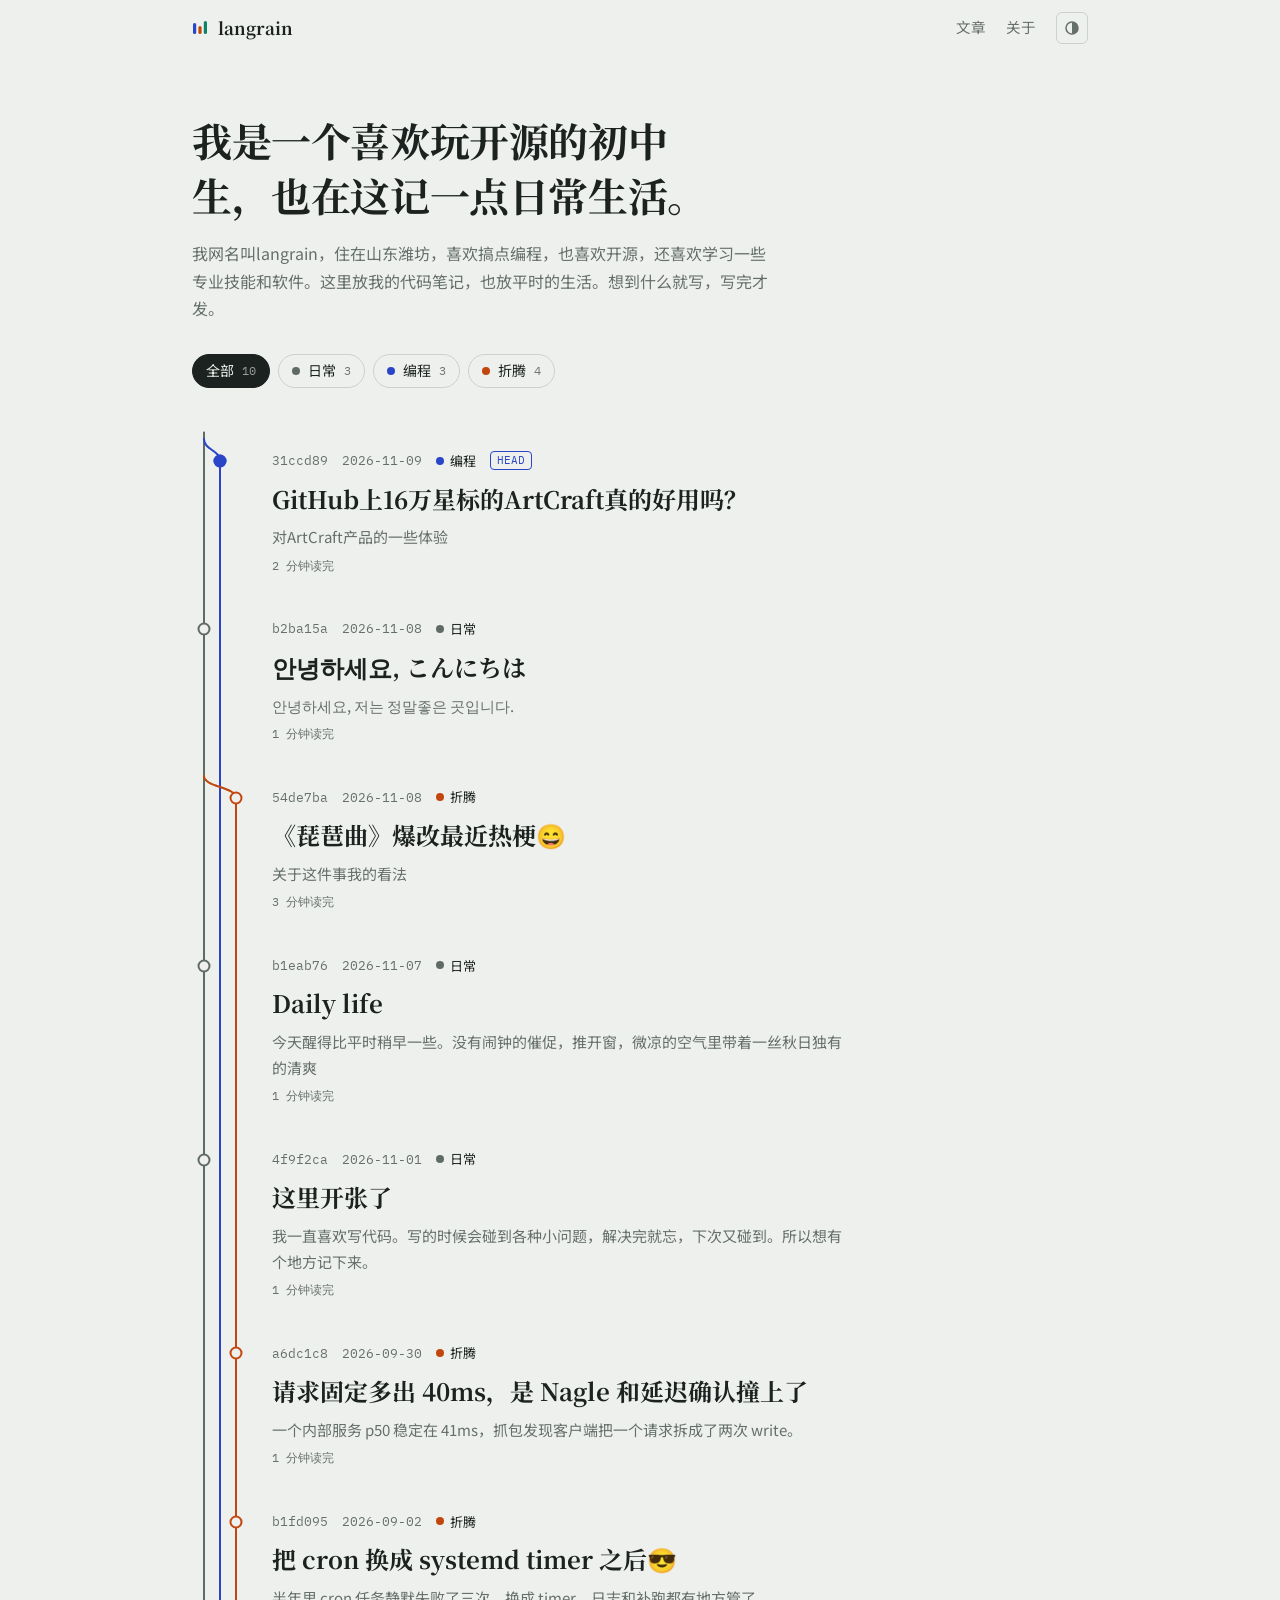
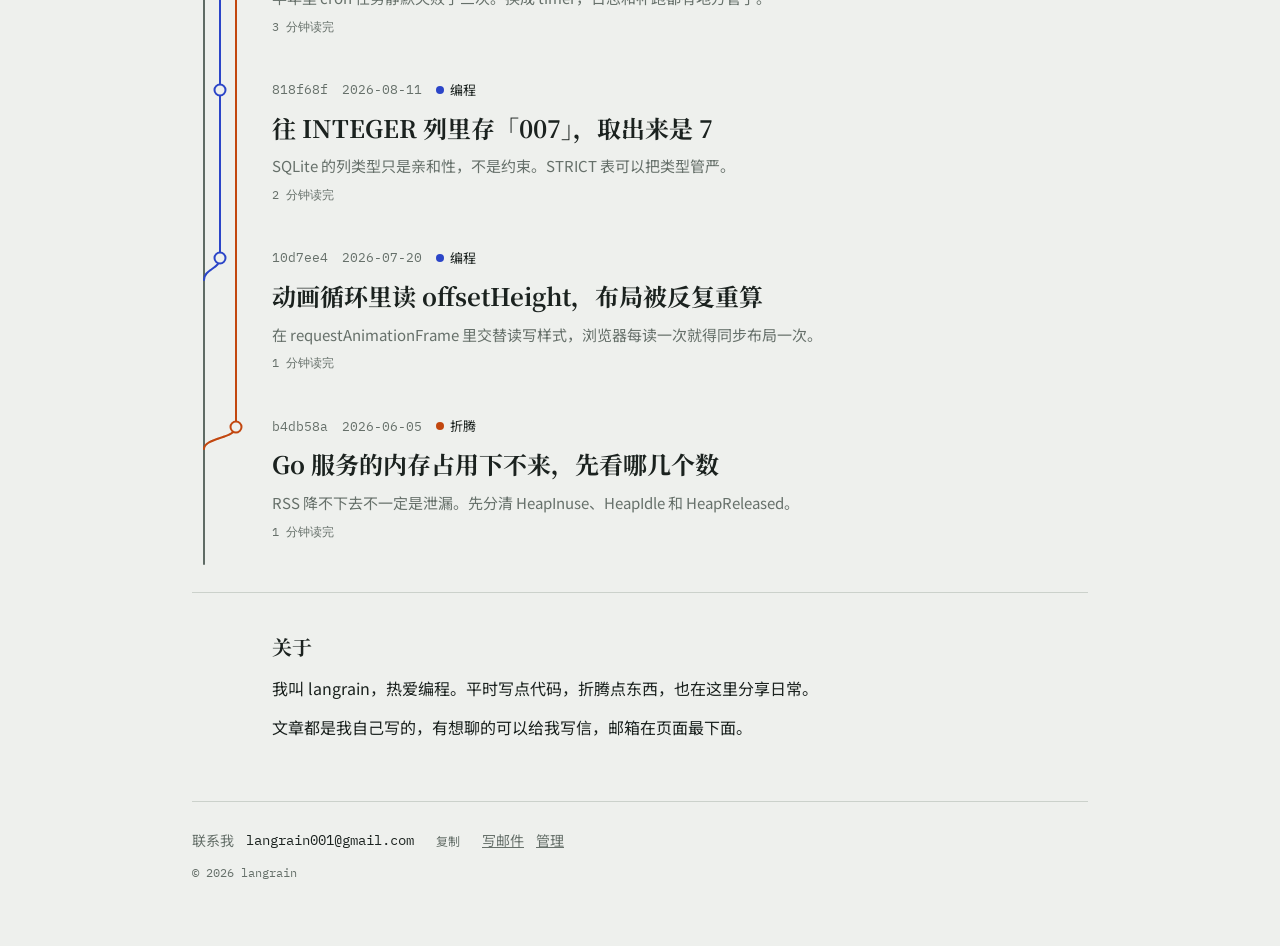
<file: index.html>
<!doctype html>
<html lang="zh-CN"><head><meta charset="utf-8"><meta name="viewport" content="width=device-width,initial-scale=1,viewport-fit=cover"><style>:root{color-scheme:light;padding-top:env(safe-area-inset-top,0px);padding-bottom:env(safe-area-inset-bottom,0px)}html{scroll-padding-top:env(safe-area-inset-top,0px)}body{margin:0;padding:0;font:14px system-ui,sans-serif;background:#fff;color:#000}img{max-width:100%}[hidden]{display:none!important}</style></head><body>
<title>langrain 的笔记</title>
<meta name="claude:viewport-fit-sides" content="cover">
<link rel="stylesheet" href="https://fonts.googleapis.com/css2?family=IBM+Plex+Mono:wght@400;500&family=Noto+Sans+SC:wght@400;500;700&family=Noto+Serif+SC:wght@400;600;700&display=swap">
<style id="site-css">
/* 版式：顶部一句话 + 一条提交历史。文章按时间倒序排在左侧的分支图旁边，分支对应主题（日常 / 编程 / 折腾）。 */
:root {
  --bg: #EEF0ED;
  --ink: #1B221F;
  --muted: #66706A;
  --line: #CBD1CB;
  --accent: #2B45C8;
  --l0: #5F6B65;
  --l1: #2B45C8;
  --l2: #C2470F;
  --l3: #0E8466;
  --code-bg: #E3E7E2;
  --code-ink: #1B221F;
  --code-cmt: #76807A;
  --code-str: #9A3A12;
  --f-sans: "Noto Sans SC", "PingFang SC", "Hiragino Sans GB", "Microsoft YaHei", system-ui, sans-serif;
  --f-serif: "Noto Serif SC", "Songti SC", "STSong", "SimSun", serif;
  --f-mono: "IBM Plex Mono", ui-monospace, SFMono-Regular, Menlo, Consolas, monospace;
  --measure: 42rem;
  --rail-pad: 88px;
}
@media (prefers-color-scheme: dark) {
  :root:not([data-theme="light"]) {
    --bg: #141917;
    --ink: #E1E7E3;
    --muted: #8C9791;
    --line: #2D3632;
    --accent: #8CA0FF;
    --l0: #9AA69F;
    --l1: #8CA0FF;
    --l2: #F29559;
    --l3: #42CDA4;
    --code-bg: #1B2220;
    --code-ink: #E1E7E3;
    --code-cmt: #7E8984;
    --code-str: #F0A97C;
    color-scheme: dark;
  }
}
:root[data-theme="dark"] {
  --bg: #141917;
  --ink: #E1E7E3;
  --muted: #8C9791;
  --line: #2D3632;
  --accent: #8CA0FF;
  --l0: #9AA69F;
  --l1: #8CA0FF;
  --l2: #F29559;
  --l3: #42CDA4;
  --code-bg: #1B2220;
  --code-ink: #E1E7E3;
  --code-cmt: #7E8984;
  --code-str: #F0A97C;
  color-scheme: dark;
}

* { box-sizing: border-box; }
html { -webkit-text-size-adjust: 100%; }
body {
  background: var(--bg);
  color: var(--ink);
  font: 16px/1.7 var(--f-sans);
  -webkit-font-smoothing: antialiased;
  transition: background-color .3s, color .3s;
}
body::before {
  content: ""; position: fixed; inset: 0 0 auto; height: env(safe-area-inset-top, 0px);
  z-index: 10; background: var(--bg);
}
::selection { background: color-mix(in srgb, var(--accent) 28%, transparent); }
a { color: inherit; }
:focus-visible { outline: 2px solid var(--accent); outline-offset: 3px; border-radius: 2px; }
button { font: inherit; color: inherit; }

.shell {
  padding-block: 0;
  padding-left: max(16px, env(safe-area-inset-left, 0px));
  padding-right: max(16px, env(safe-area-inset-right, 0px));
  overflow-x: clip;
}
.wrap { max-width: 56rem; margin: 0 auto; }

/* 顶栏 */
.top {
  position: sticky; top: env(safe-area-inset-top, 0px); z-index: 12;
  display: flex; align-items: center; justify-content: space-between;
  height: 56px; background: var(--bg);
  border-bottom: 1px solid transparent;
  transition: border-color .25s, background-color .3s;
}
.top.stuck { border-bottom-color: var(--line); }
.brand { display: inline-flex; align-items: center; gap: 10px; text-decoration: none; font: 700 17px/1 var(--f-serif); }
.brand svg rect { transition: transform .3s cubic-bezier(.3,1.5,.5,1); transform-box: fill-box; transform-origin: 50% 100%; }
.brand:hover svg rect:nth-child(1) { transform: scaleY(.7); }
.brand:hover svg rect:nth-child(2) { transform: scaleY(1.3); }
.brand:hover svg rect:nth-child(3) { transform: scaleY(.85); }
.nav { display: flex; align-items: center; gap: 20px; }
.nav a { text-decoration: none; font-size: 14.5px; color: var(--muted); transition: color .2s; }
.nav a:hover { color: var(--ink); }
.nav a.wlink { padding: 3px 12px; color: var(--accent); border: 1px solid var(--accent); border-radius: 999px; font-size: 13.5px; transition: background-color .2s, color .2s; }
.nav a.wlink:hover { background: var(--accent); color: var(--bg); }
.theme {
  width: 32px; height: 32px; display: grid; place-items: center; cursor: pointer;
  background: transparent; border: 1px solid var(--line); border-radius: 6px; color: var(--muted);
  transition: color .2s, border-color .2s;
}
.theme:hover { color: var(--ink); border-color: var(--muted); }
.theme svg { transition: transform .5s cubic-bezier(.3,1.4,.5,1); }
.theme.flip svg { transform: rotate(180deg); }

/* 进场 */
#view.enter { animation: enter .4s cubic-bezier(.2,.7,.2,1); }
@keyframes enter { from { opacity: 0; transform: translateY(10px); } }

/* 首页 */
.intro { padding: 56px 0 8px; }
.lede {
  margin: 0; max-width: 22em;
  font: 700 clamp(1.65rem, 4.6vw, 2.5rem)/1.38 var(--f-serif);
  letter-spacing: -.01em; text-wrap: balance;
}
.sub { margin: 18px 0 0; max-width: 36em; color: var(--muted); }
.chips { display: flex; flex-wrap: wrap; gap: 8px; margin-top: 32px; }
.chip {
  display: inline-flex; align-items: center; gap: 8px; cursor: pointer;
  padding: 6px 13px; font-size: 14px; line-height: 1.4;
  background: transparent; border: 1px solid var(--line); border-radius: 999px;
  transition: background-color .2s, color .2s, border-color .2s;
}
.chip:hover { border-color: var(--muted); }
.chip[aria-pressed="true"] { background: var(--ink); color: var(--bg); border-color: var(--ink); }
.chip .n { font: 12px/1 var(--f-mono); opacity: .6; }
.dot { display: inline-block; width: 8px; height: 8px; border-radius: 50%; flex: none; }

.log { position: relative; margin-top: 36px; }
.commits { list-style: none; margin: 0; padding: 18px 0 0; position: relative; }
#graph { position: absolute; left: 0; top: 0; pointer-events: none; overflow: visible; }
.commit {
  position: relative; padding: 0 0 46px var(--rail-pad);
  transition: opacity .35s;
}
.commit.dim { opacity: .32; }
.meta { display: flex; flex-wrap: wrap; align-items: center; gap: 4px 14px; min-height: 22px; font: 12.5px/1.2 var(--f-mono); color: var(--muted); }
.br { display: inline-flex; align-items: center; gap: 6px; font: 13px/1.2 var(--f-sans); color: var(--ink); }
.headb { padding: 2px 6px; border: 1px solid var(--accent); border-radius: 4px; color: var(--accent); font-size: 11px; }
.commit h2 {
  margin: 10px 0 8px; font: 700 clamp(1.2rem, 2.6vw, 1.5rem)/1.45 var(--f-serif);
  text-wrap: balance; transition: transform .25s cubic-bezier(.2,.7,.2,1);
}
.commit:hover h2 { transform: translateX(4px); }
.commit h2 a {
  text-decoration: none; padding-bottom: 2px;
  background: linear-gradient(var(--c), var(--c)) 0 100% / 0 2px no-repeat;
  transition: background-size .35s cubic-bezier(.2,.7,.2,1);
}
.commit:hover h2 a, .commit h2 a:focus-visible { background-size: 100% 2px; }
.commit h2 a::after { content: ""; position: absolute; inset: 0; }
.sum { margin: 0; max-width: 38em; font-size: 15px; color: var(--muted); }
.foot { margin: 10px 0 0; font: 12px/1 var(--f-mono); color: var(--muted); }
.empty { padding: 40px 0 60px var(--rail-pad); color: var(--muted); }
.empty a { color: var(--accent); }

/* 分支图 */
.gp { fill: none; stroke-width: 2; stroke-linecap: round; stroke-dasharray: .1 6; opacity: .45; }
.p { fill: none; stroke-width: 2; stroke-linecap: round; }
.gnode { fill: none; stroke-width: 1.5; opacity: .4; }
.node {
  fill: var(--bg); stroke-width: 2;
  transform-box: fill-box; transform-origin: center; transform: scale(.4); opacity: 0;
  transition: transform .4s cubic-bezier(.3,1.6,.5,1), opacity .2s;
}
.node.on { transform: scale(1); opacity: 1; }
.node.on.hot { transform: scale(1.4); }
.pulse { fill: none; stroke-width: 2; transform-box: fill-box; transform-origin: center; animation: pulse 2.6s ease-out infinite; }
@keyframes pulse { 0% { transform: scale(1); opacity: .7; } 70%, 100% { transform: scale(2.6); opacity: 0; } }
#graph [data-b] { transition: opacity .35s; }
#graph [data-b].dim { opacity: .14; }

.about { margin-top: 8px; padding: 40px 0 8px var(--rail-pad); border-top: 1px solid var(--line); scroll-margin-top: 72px; }
.about h2 { margin: 0 0 14px; font: 700 1.25rem/1.4 var(--f-serif); }
.about p { margin: 0 0 12px; max-width: 36em; }

.foot-site { margin-top: 40px; padding: 26px 0 64px; border-top: 1px solid var(--line); display: flex; flex-direction: column; gap: 10px; }
.contact { display: flex; flex-wrap: wrap; align-items: center; gap: 4px 12px; }
.contact .k { font-size: 14px; color: var(--muted); }
.contact .addr { font: 14px/1.6 var(--f-mono); overflow-wrap: anywhere; }
.contact a { font-size: 14px; color: var(--muted); }
.contact a:hover { color: var(--ink); }
.copyr { font: 12px/1.6 var(--f-mono); color: var(--muted); }

/* 文章 */
#bar { position: fixed; left: 0; right: 0; top: env(safe-area-inset-top, 0px); height: 2px; z-index: 20; background: var(--accent); transform-origin: 0 50%; transform: scaleX(0); }
.post { position: relative; max-width: var(--measure); margin: 0 auto; padding: 36px 0 24px; }
.toprow { display: flex; align-items: center; justify-content: space-between; gap: 16px; }
.back, .edit-l { display: inline-flex; align-items: center; gap: 6px; font-size: 14px; color: var(--muted); text-decoration: none; transition: color .2s; }
.back:hover, .edit-l:hover { color: var(--ink); }
button.edit-l { padding: 0; background: none; border: 0; cursor: pointer; font-family: var(--f-sans); }
.back svg { transition: transform .25s; }
.back:hover svg { transform: translateX(-3px); }
.post .meta { margin-top: 28px; }
.post h1 { margin: 14px 0 14px; font: 700 clamp(1.7rem, 4.6vw, 2.4rem)/1.35 var(--f-serif); text-wrap: balance; }
.dek { margin: 0; color: var(--muted); }
.prose { margin-top: 40px; font: 17.5px/1.95 var(--f-serif); }
.prose p { margin: 0 0 1.3em; }
.prose h2 { margin: 2.1em 0 .7em; font: 700 1.3rem/1.5 var(--f-serif); scroll-margin-top: 84px; }
.prose ul { margin: 0 0 1.3em; padding-left: 1.3em; }
.prose li { margin: .4em 0; }
.prose code { padding: .1em .38em; background: var(--code-bg); border-radius: 4px; font: .84em var(--f-mono); overflow-wrap: anywhere; }
.code { margin: 1.6em 0; background: var(--code-bg); border-radius: 6px; overflow: hidden; font-family: var(--f-sans); }
.code figcaption { display: flex; align-items: center; justify-content: space-between; padding: 5px 8px 5px 14px; border-bottom: 1px solid var(--line); font: 12px/1.6 var(--f-mono); color: var(--muted); }
.copy { cursor: pointer; padding: 2px 9px; background: transparent; border: 1px solid transparent; border-radius: 4px; font: 12px/1.6 var(--f-sans); color: var(--muted); transition: color .2s, border-color .2s, background-color .2s; }
.copy:hover { color: var(--ink); border-color: var(--line); }
.copy.ok { color: var(--bg); background: var(--l3); border-color: var(--l3); }
.code pre { margin: 0; padding: 14px 16px; overflow-x: auto; font: 13.5px/1.7 var(--f-mono); color: var(--code-ink); tab-size: 4; }
.media { margin: 1.8em 0; }
.media img, .media video { display: block; max-width: 100%; height: auto; border-radius: 6px; background: var(--code-bg); }
.media figcaption { margin-top: 8px; font: 13px/1.6 var(--f-sans); color: var(--muted); }
.att { display: flex; align-items: center; gap: 10px; width: fit-content; max-width: 100%; margin: 1.4em 0; padding: 10px 14px; font: 15px/1.5 var(--f-sans); color: var(--ink); text-decoration: none; border: 1px solid var(--line); border-radius: 6px; transition: border-color .2s, background-color .2s; }
.att:hover { border-color: var(--muted); background: var(--code-bg); }
.att svg { flex: none; color: var(--muted); }
.att .an { min-width: 0; overflow-wrap: anywhere; }
.att .as { flex: none; font: 12px/1 var(--f-mono); color: var(--muted); }
.cmt { color: var(--code-cmt); }
.str { color: var(--code-str); }

.pager { display: grid; grid-template-columns: 1fr 1fr; gap: 16px; margin-top: 64px; padding-top: 22px; border-top: 1px solid var(--line); }
.pg { display: block; padding: 6px 0; text-decoration: none; }
.pg small { display: block; font: 12px/1.8 var(--f-mono); color: var(--muted); }
.pg b { font: 600 16px/1.5 var(--f-serif); background: linear-gradient(currentColor, currentColor) 0 100% / 0 1px no-repeat; transition: background-size .3s; }
.pg:hover b { background-size: 100% 1px; }
.pg.next { text-align: right; }
.pg.next b { background-position: 100% 100%; }

.toc { display: none; }
@media (min-width: 1240px) {
  .toc { display: block; position: absolute; left: calc(100% + 48px); top: 0; bottom: 0; width: 190px; }
  .toc nav { position: sticky; top: 96px; }
  .toc ul { margin: 0; padding: 0; list-style: none; border-left: 1px solid var(--line); }
  .toc button {
    display: block; width: 100%; margin-left: -1px; padding: 6px 0 6px 14px; text-align: left; cursor: pointer;
    background: none; border: 0; border-left: 2px solid transparent;
    font-size: 13px; line-height: 1.5; color: var(--muted);
    transition: color .2s, border-color .2s;
  }
  .toc button:hover { color: var(--ink); }
  .toc li.on button { color: var(--ink); border-left-color: var(--accent); }
}

/* 编辑器（只有页面所有者能看到） */
.editor { max-width: var(--measure); margin: 0 auto; padding: 36px 0 24px; }
.editor h1 { margin: 22px 0 26px; font: 700 1.7rem/1.4 var(--f-serif); }
.field { display: flex; flex-direction: column; gap: 6px; margin-bottom: 18px; min-width: 0; }
.field label { font-size: 13px; color: var(--muted); }
.field input, .field select, .field textarea {
  width: 100%; padding: 9px 12px; font: 16px/1.6 var(--f-sans); color: var(--ink);
  background: transparent; border: 1px solid var(--line); border-radius: 6px;
  transition: border-color .2s;
}
.field input:hover, .field select:hover, .field textarea:hover { border-color: var(--muted); }
.field select option { background: var(--bg); color: var(--ink); }
.field textarea { min-height: 24rem; resize: vertical; font: 14.5px/1.8 var(--f-mono); tab-size: 4; }
.row2 { display: grid; grid-template-columns: 1fr 1fr; gap: 16px; }
.tabs { display: flex; gap: 4px; margin-bottom: 8px; }
.tab { padding: 4px 12px; cursor: pointer; font-size: 14px; color: var(--muted); background: none; border: 0; border-bottom: 2px solid transparent; transition: color .2s, border-color .2s; }
.tab[aria-pressed="true"] { color: var(--ink); border-bottom-color: var(--accent); }
.tabs { align-items: center; }
.tabs .grow { flex: 1; }
.btn.small { padding: 4px 12px; font-size: 13px; }
.pv { min-height: 24rem; margin-top: 0; }
.pv h1 { margin: 0 0 8px; font: 700 1.9rem/1.4 var(--f-serif); }
.hint { margin: 0 0 22px; font-size: 13px; line-height: 1.9; color: var(--muted); }
.hint code { padding: 1px 5px; background: var(--code-bg); border-radius: 4px; font: 12.5px var(--f-mono); }
.actions { display: flex; flex-wrap: wrap; align-items: center; gap: 12px; }
.btn { cursor: pointer; padding: 9px 20px; font-size: 15px; line-height: 1.4; background: transparent; border: 1px solid var(--line); border-radius: 6px; transition: background-color .2s, color .2s, border-color .2s, opacity .2s; }
.btn:hover { border-color: var(--muted); }
.btn.primary { background: var(--accent); border-color: var(--accent); color: var(--bg); }
.btn.primary:hover { opacity: .88; }
.btn.danger { color: var(--l2); border-color: var(--l2); }
.btn.danger.arm { background: var(--l2); color: var(--bg); }
.btn:disabled { opacity: .5; cursor: default; }
.status { font-size: 14px; color: var(--muted); }
.ed-note { padding: 48px 0; color: var(--muted); }

@media (max-width: 520px) {
  .intro { padding-top: 40px; }
  .pager { grid-template-columns: 1fr; }
  .pg.next { text-align: left; }
  .pg.next b { background-position: 0 100%; }
  .prose { font-size: 17px; }
  .row2 { grid-template-columns: 1fr; gap: 0; }
  .nav { gap: 14px; }
}
@media (prefers-reduced-motion: reduce) {
  *, *::before, *::after { animation: none !important; transition: none !important; }
}
</style>
<div id="root"></div>
<script id="data" type="application/json">[{"slug":"p-mw63c9ue","branch":"life","date":"2026-11-07","title":"Daily life","sum":"","md":"​今天醒得比平时稍早一些。没有闹钟的催促，推开窗，微凉的空气里带着一丝秋日独有的清爽\n```Rust\nprintln!(\"2\");\n```"},{"slug":"p-mw634p9f","branch":"life","date":"2026-11-07","title":"你好","sum":"那你呢","md":"你好，我是一个\n\n## 我的天哪\n`println!(\"Hello World!)`"},{"slug":"hello","branch":"life","date":"2026-11-01","title":"这里开张了","sum":"我一直喜欢写代码。写的时候会碰到各种小问题，解决完就忘，下次又碰到。所以想有个地方记下来。","md":"我一直喜欢写代码。写的时候会碰到各种小问题，解决完就忘，下次又碰到。所以想有个地方记下来。\n\n除了代码，平时的日子也想留几笔：吃了什么、去了哪、哪天心情不错。这些以后翻起来，比代码有意思。\n\n文章没有固定的更新时间，想写了就写，写完再发。"},{"slug":"wal-checkpoint","branch":"code","date":"2026-10-18","title":"WAL 文件涨到 3GB，凶手是一个没结束的读事务","sum":"数据库本体才 200MB，旁边的 -wal 文件却一直涨。checkpoint 被一个长时间开着的读连接挡住了。","md":"服务跑了两周，数据库本体 200MB，旁边的 `app.db-wal` 却有 3GB。先说结论：有个读连接一直开着事务，checkpoint 没法越过它，WAL 只能不断往后追加，没法从头复用。\n\n## 先确认是不是 checkpoint 没跑完\n\n`PRAGMA wal_checkpoint(PASSIVE)` 返回三个数：busy、WAL 里的总页数、已经写回主库的页数。后两个差得越多，积压越多。\n\n```sql\nPRAGMA wal_checkpoint(PASSIVE);\n-- busy | log    | checkpointed\n--    0 | 786432 | 1024\n```\n\n786432 页乘以 4096 字节正好是 3GB，而写回主库的只有 1024 页。\n\n## 为什么会这样\n\nWAL 模式下，读事务开始时会记下 WAL 当时的末尾位置，之后这个读者看到的就是那一刻的快照。checkpoint 只能把这个位置之前的页写回主库，而且要等所有读者都不再依赖旧页，才能从 WAL 开头重新写。一个不结束的读事务，就把这个位置钉住了。\n\n我这里的读连接是个导出任务：用游标一行行读，中间还要调外部接口，一个事务开了十几个小时。\n\n## 处理\n\n先把导出任务停掉，再手动收一次：\n\n```sql\nPRAGMA wal_checkpoint(TRUNCATE);\n```\n\n`TRUNCATE` 会等写者和读者都让开，把所有页写回主库，再把 WAL 截成 0 字节。读者一直不走的话它会返回 busy，设了 `busy_timeout` 就等到超时。所以治本的办法是改任务：每批取 1000 行就提交，用 `WHERE id > ?` 翻页，不用长游标。\n\n还有一点。`wal_autocheckpoint` 默认是 1000 页，只在提交时尝试一次不阻塞的 checkpoint，被读者挡住就放弃，也不报错。这个问题在日志里看不到，我现在直接监控 `-wal` 文件的大小。"},{"slug":"tcp-40ms","branch":"tinker","date":"2026-09-30","title":"请求固定多出 40ms，是 Nagle 和延迟确认撞上了","sum":"一个内部服务 p50 稳定在 41ms，抓包发现客户端把一个请求拆成了两次 write。","md":"一个内部小服务，本机压测单次请求 1ms，放到测试环境 p50 却稳定在 41ms。数字这么整齐，多半不是业务慢，而是哪里有个定时器在等。\n\n## 抓包\n\n在服务端抓一次请求，用 `-ttt` 看包与包之间的间隔：\n\n```sh\ntcpdump -i eth0 -nn -ttt port 9000\n```\n\n客户端先发来 4 字节的长度头，隔了约 40ms，才发正文。这 40ms 里服务端一直没有回 ACK。\n\n## 两个机制互相等\n\n客户端是 Python，默认开着 Nagle 算法：前一个小包还没收到确认，后面的小数据就先攒着。服务端内核开着延迟确认：收到一个小包不马上 ACK，最多等 40ms（Linux 的下限），指望顺带在响应里捎上。客户端等 ACK 才发正文，服务端等正文才响应，谁都不动，直到服务端的定时器到点。\n\n## 改法\n\n根本的问题是把一条消息拆成了两次 `send`。先把长度头和正文拼在一起一次发出去，再把 `TCP_NODELAY` 打开，免得以后有人又拆开：\n\n```py\nsock = socket.create_connection((host, 9000))\nsock.setsockopt(socket.IPPROTO_TCP, socket.TCP_NODELAY, 1)\nsock.sendall(header + body)  # 一次写完\n```\n\np50 回到了 1.3ms。Go 的 net 包默认就开着 NoDelay，所以同样的问题在 Go 写的客户端里很少见，换一种语言写客户端才碰上。"},{"slug":"systemd-timer","branch":"tinker","date":"2026-09-02","title":"把 cron 换成 systemd timer 之后","sum":"半年里 cron 任务静默失败了三次。换成 timer，日志和补跑都有地方管了。","md":"我有几个定时任务：备份数据库、清理上传目录、给自己发周报。以前都放在 crontab 里，直到有一次备份脚本因为 PATH 不对失败了，整整九天没人发现。\n\n## 一个最小的例子\n\n一个任务要两个文件，一个描述做什么，一个描述什么时候做。\n\n```ini backup.service\n[Unit]\nDescription=Backup app database\n\n[Service]\nType=oneshot\nExecStart=/usr/local/bin/backup.sh\n```\n\n```ini backup.timer\n[Unit]\nDescription=Backup app database, daily\n\n[Timer]\nOnCalendar=*-*-* 03:30:00\nPersistent=true\nRandomizedDelaySec=300\n\n[Install]\nWantedBy=timers.target\n```\n\n```sh\nsystemctl enable --now backup.timer\nsystemctl list-timers backup.timer\njournalctl -u backup.service -n 20\n```\n\n`Persistent=true` 的意思是：如果机器在 3:30 关着，开机后补跑一次。cron 没有这个行为，要靠 anacron。`list-timers` 能看到下次什么时候跑、上次什么时候跑。输出进了 journal，`journalctl -u backup.service` 就是这个任务的全部日志，不用再往文件里重定向。\n\n## 不太顺手的地方\n\n一个简单任务要写两个文件，比一行 crontab 啰嗦得多。`OnCalendar` 的语法也要学一遍，好在可以先验证再用：`systemd-analyze calendar \"Mon *-*-* 09:00\"`。失败通知默认没有，我在 `[Unit]` 里加了 `OnFailure=`，指向一个发消息的 service。"},{"slug":"sqlite-affinity","branch":"code","date":"2026-08-11","title":"往 INTEGER 列里存「007」，取出来是 7","sum":"SQLite 的列类型只是亲和性，不是约束。STRICT 表可以把类型管严。","md":"有张表的 `code` 列我声明成了 INTEGER，里面存门店编号，有些以 0 开头。导入数据之后发现，「007」变成了 7。\n\n## 发生了什么\n\nSQLite 的列类型叫类型亲和性，是建议，不是约束。INTEGER 亲和性的列遇到看起来像整数的文本，会先转成整数再存。「007」能无损地转成 7，于是就转了。\n\n```sql\nCREATE TABLE shop (code INTEGER);\nINSERT INTO shop VALUES ('007');\nSELECT code, typeof(code) FROM shop;\n-- 7 | integer\n```\n\n反过来，往 INTEGER 列里存 `'abc'` 不会报错，它就原样存成文本。\n\n## 两种办法\n\n编号就是字符串，列声明成 TEXT。以后遇到看起来是数字、但不参与计算的字段，比如邮编、手机号、编号，一律用 TEXT。\n\n另一个办法是 3.37 以后支持的 STRICT 表，类型对不上直接报错：\n\n```sql\nCREATE TABLE shop (code TEXT NOT NULL, floor INTEGER) STRICT;\nINSERT INTO shop VALUES ('007', 'abc');\n-- 报错：cannot store TEXT value in INTEGER column shop.floor\n```\n\nSTRICT 表的列类型只能是 INT、INTEGER、REAL、TEXT、BLOB、ANY 这几种，原来写的 `VARCHAR(20)` 之类要改掉。老版本的 SQLite 打不开带 STRICT 表的库，部署前先确认运行环境的版本。"},{"slug":"raf-layout","branch":"code","date":"2026-07-20","title":"动画循环里读 offsetHeight，布局被反复重算","sum":"在 requestAnimationFrame 里交替读写样式，浏览器每读一次就得同步布局一次。","md":"做一个列表拖拽排序，帧率只有 12fps。火焰图里全是 Layout，每个元素一次。\n\n## 读和写交替\n\n```js\nfor (const el of items) {\n  const h = el.offsetHeight;                       // 读：要最新的布局\n  el.style.transform = 'translateY(' + h + 'px)';  // 写：让布局失效\n}\n```\n\n浏览器会把样式修改攒起来，渲染时一起算。但 `offsetHeight` 要的是此刻的真实值，前面如果有还没处理的样式修改，就得立刻同步算一次布局。循环里读一次写一次，N 个元素就是 N 次布局。\n\n## 拆开\n\n```js\nconst heights = items.map(el => el.offsetHeight);  // 先一次读完\nitems.forEach((el, i) => {\n  el.style.transform = 'translateY(' + heights[i] + 'px)';  // 再一次写完\n});\n```\n\n改完每帧只布局一次，帧时间从 80ms 左右降到 6ms 左右。位移我也从 `top` 换成了 `transform`：transform 不触发布局，只走合成。"},{"slug":"go-rss","branch":"tinker","date":"2026-06-05","title":"Go 服务的内存占用下不来，先看哪几个数","sum":"RSS 降不下去不一定是泄漏。先分清 HeapInuse、HeapIdle 和 HeapReleased。","md":"监控里有个 Go 服务，RSS 稳在 1.8GB，流量低谷也不降。第一反应是泄漏，但 pprof 里 inuse_space 只有 300MB 左右。\n\n## 三个数\n\n`runtime.MemStats` 里最有用的是这三个：\n\n- `HeapInuse`：正在被对象使用的 span，对应 pprof 里看到的 inuse。\n- `HeapIdle`：已经没有对象、但还留在 Go 运行时手里的 span。\n- `HeapReleased`：Idle 里已经还给操作系统的那一部分。\n\n```go\nvar m runtime.MemStats\nruntime.ReadMemStats(&m)\nfmt.Println(m.HeapInuse>>20, m.HeapIdle>>20, m.HeapReleased>>20) // MB\n```\n\n`HeapIdle - HeapReleased` 是运行时手里留着没还的内存，它仍然算在 RSS 里。我这里这个差值接近 1.3GB，是一次批量任务之后留下的。\n\n运行时的后台回收会慢慢把 Idle 还给系统，速度有限，所以批量任务结束后几分钟内 RSS 不降是正常的。真正该担心的是 `HeapInuse` 一路往上涨。\n\n## 后来怎么处理\n\n批量任务本身一次读了 200 万行再处理，我改成了分批，峰值降到原来的五分之一。如果确实需要立刻归还，可以调 `debug.FreeOSMemory()`，但它会触发一次完整的 GC，我只在任务结束的位置调了一次。"}]</script>
<script id="app">
(function () {
'use strict';

var $ = function (s, r) { return (r || document).querySelector(s); };
var $$ = function (s, r) { return Array.prototype.slice.call((r || document).querySelectorAll(s)); };
var root = document.documentElement;
var reduced = matchMedia('(prefers-reduced-motion: reduce)').matches;
var esc = function (s) { return String(s).replace(/&/g, '&amp;').replace(/</g, '&lt;').replace(/>/g, '&gt;'); };
var inline = function (s) { return esc(s).replace(/`([^`]+)`/g, '<code>$1</code>'); };
var clamp = function (v, a, b) { return Math.min(b, Math.max(a, v)); };
/* 在 claude.ai 里打开走它自己的保存；放到 GitHub 等别处就走 GitHub 仓库 */
var GH = !(window.claude && window.claude.use);

/* ---------- 页面外壳（发布时会用同一份模板重新生成整页） ---------- */

var PAGE_HEAD = '<title>langrain 的笔记</title>' +
  '<meta name="claude:viewport-fit-sides" content="cover">' +
  '<link rel="stylesheet" href="https://fonts.googleapis.com/css2?family=IBM+Plex+Mono:wght@400;500&family=Noto+Sans+SC:wght@400;500;700&family=Noto+Serif+SC:wght@400;600;700&display=swap">';
var FALLBACK_RESET = ':root{color-scheme:light;padding-top:env(safe-area-inset-top,0px);padding-bottom:env(safe-area-inset-bottom,0px)}body{margin:0;font:14px system-ui,sans-serif}img{max-width:100%}[hidden]{display:none!important}';
var EMAIL = 'langrain001@gmail.com';

var SHELL = '<div class="shell"><div class="wrap">' +
  '<header class="top" id="head">' +
  '<a class="brand" href="#" aria-label="langrain 的笔记，回到文章列表">' +
  '<svg width="16" height="16" viewBox="0 0 16 16" aria-hidden="true">' +
  '<rect x="1" y="3" width="3.2" height="11" rx="1.6" style="fill:var(--l1)"/>' +
  '<rect x="6.4" y="6" width="3.2" height="8" rx="1.6" style="fill:var(--l2)"/>' +
  '<rect x="11.8" y="1" width="3.2" height="13" rx="1.6" style="fill:var(--l3)"/></svg>langrain</a>' +
  '<nav class="nav" aria-label="站点"><a href="#">文章</a><a href="#about">关于</a>' +
  '<a class="wlink" id="wlink" href="#write" hidden>写文章</a>' +
  '<button class="theme" id="theme" type="button" aria-label="切换深色或浅色" title="切换深色或浅色">' +
  '<svg width="16" height="16" viewBox="0 0 16 16" aria-hidden="true"><circle cx="8" cy="8" r="6" fill="none" stroke="currentColor" stroke-width="1.5"/><path d="M8 2a6 6 0 0 1 0 12z" fill="currentColor"/></svg>' +
  '</button></nav></header>' +
  '<main id="view"></main>' +
  '<footer class="foot-site"><div class="contact"><span class="k">联系我</span>' +
  '<span class="addr" id="addr">' + EMAIL + '</span>' +
  '<button class="copy" id="cp" type="button">复制</button>' +
  '<a href="mailto:' + EMAIL + '">写邮件</a>' + (GH ? '<a href="#write">管理</a>' : '') + '</div>' +
  '<div class="copyr" id="foot"></div></footer>' +
  '</div></div><div id="bar" hidden></div>';

$('#root').innerHTML = SHELL;

/* ---------- 文章数据 ---------- */

var BR = {
  life:   { name: '日常', lane: 0, color: '--l0' },
  code:   { name: '编程', lane: 1, color: '--l1' },
  tinker: { name: '折腾', lane: 2, color: '--l2' }
};
var CHIPS = ['all', 'life', 'code', 'tinker'];

var LANG = { sql: 'SQL', sh: 'Shell', go: 'Go', py: 'Python', js: 'JavaScript', ini: 'systemd' };
var RES = {
  sql: /(--.*)|('[^'\n]*'|"[^"\n]*")/g,
  js: /(\/\/.*)|('[^'\n]*'|"[^"\n]*")/g,
  go: /(\/\/.*)|('[^'\n]*'|"[^"\n]*")/g,
  py: /(#.*)|('[^'\n]*'|"[^"\n]*")/g,
  sh: /(#.*)|('[^'\n]*'|"[^"\n]*")/g,
  ini: /(#.*)|('[^'\n]*'|"[^"\n]*")/g
};
function hl(lang, src) {
  var re = RES[lang];
  if (!re) return esc(src);
  var out = '', last = 0, m;
  re.lastIndex = 0;
  while ((m = re.exec(src))) {
    out += esc(src.slice(last, m.index));
    out += m[1] !== undefined ? '<span class="cmt">' + esc(m[1]) + '</span>' : '<span class="str">' + esc(m[2]) + '</span>';
    last = re.lastIndex;
  }
  return out + esc(src.slice(last));
}
function codeHTML(lang, src, cap) {
  return '<figure class="code"><figcaption><span>' + esc(cap || LANG[lang] || lang) + '</span>' +
    '<button class="copy" type="button">复制</button></figcaption>' +
    '<pre><code>' + hl(lang, src) + '</code></pre></figure>';
}

/* 正文写法：## 小标题；空行分段；- 列表；```语言 围起来的是代码；`行内代码`
   图片：!img:资源ID|说明　视频：!video:资源ID|说明　附件：!file:资源ID|文件名|字节数（编辑器的按钮会自动写入） */
var MEDIA = /^!(img|video|file):([A-Za-z0-9]{32}|uploads\/[A-Za-z0-9._-]+)((?:\|[^\n]*)?)\s*$/;
var CJK = /[　-鿿＀-￯]/;
function joinLines(a, b) { return (CJK.test(a.slice(-1)) || CJK.test(b.charAt(0))) ? a + b : a + ' ' + b; }
function parseMd(md) {
  var lines = String(md || '').replace(/\r\n?/g, '\n').split('\n'), n = lines.length, i = 0, out = [];
  while (i < n) {
    var line = lines[i];
    if (/^```/.test(line)) {
      var info = line.slice(3).trim().split(/\s+/), buf = [];
      i++;
      while (i < n && !/^```/.test(lines[i])) { buf.push(lines[i]); i++; }
      i++;
      out.push(['code', info[0] || 'text', buf.join('\n'), info.slice(1).join(' ') || undefined]);
    } else if (MEDIA.test(line)) {
      var mm = line.trim().match(MEDIA), parts = (mm[3] || '').slice(1).split('|');
      out.push(['media', mm[1], mm[2], parts[0], parts.slice(1)]); i++;
    } else if (/^##\s+/.test(line)) {
      out.push(['h', line.replace(/^##\s+/, '').trim()]); i++;
    } else if (/^[-*]\s+/.test(line)) {
      var items = [];
      while (i < n && /^[-*]\s+/.test(lines[i])) { items.push(lines[i].replace(/^[-*]\s+/, '').trim()); i++; }
      out.push(['ul', items]);
    } else if (!line.trim()) {
      i++;
    } else {
      var para = '';
      while (i < n && lines[i].trim() && !/^(```|##\s|[-*]\s)/.test(lines[i]) && !MEDIA.test(lines[i])) {
        para = para ? joinLines(para, lines[i].trim()) : lines[i].trim(); i++;
      }
      out.push(['p', para]);
    }
  }
  return out;
}

var POSTS = [];
function prep(p) {
  p.body = parseMd(p.md);
  p.hash = fnv(p.slug);
  var n = 0, c = 0;
  p.body.forEach(function (b) {
    if (b[0] === 'p') n += b[1].length;
    else if (b[0] === 'ul') n += b[1].join('').length;
    else if (b[0] === 'code') c += b[2].split('\n').length;
  });
  p.mins = Math.max(1, Math.round(n / 420 + c / 12));
  if (!BR[p.branch]) p.branch = 'life';
  if (!p.sum) {
    var f = p.body.filter(function (b) { return b[0] === 'p'; })[0];
    var t = f ? f[1].replace(/`/g, '') : '';
    p.sum = t.length > 64 ? t.slice(0, 64) + '…' : t;
  }
  return p;
}
function fnv(s) {
  var h = 2166136261;
  for (var i = 0; i < s.length; i++) { h ^= s.charCodeAt(i); h = Math.imul(h, 16777619); }
  return (h >>> 0).toString(16).padStart(8, '0').slice(0, 7);
}
try { POSTS = JSON.parse($('#data').textContent).map(prep); } catch (e) { POSTS = []; }

/* 要保存的只有这几项，其余都是读出来之后算的 */
function plain(p) { return { slug: p.slug, branch: p.branch, date: p.date, title: p.title, sum: p.sum, md: p.md }; }
function sortPosts(list) {
  return list.map(function (p, i) { return { p: p, i: i }; })
    .sort(function (a, b) { return a.p.date < b.p.date ? 1 : a.p.date > b.p.date ? -1 : a.i - b.i; })
    .map(function (x) { return x.p; });
}

/* ---------- 发布：用当前内容重新生成整页 ---------- */

function resetCss() {
  var ss = $$('style', document.head);
  for (var i = 0; i < ss.length; i++) {
    if (ss[i].id !== 'site-css' && /\[hidden\]/.test(ss[i].textContent)) return ss[i].textContent;
  }
  return FALLBACK_RESET;
}
function buildDoc(list) {
  var data = JSON.stringify(list).replace(/</g, '\\u003c');
  return '<!doctype html><html><head><meta charset=utf8>' +
    '<meta name=viewport content="width=device-width,initial-scale=1,viewport-fit=cover">' +
    '<style>' + resetCss() + '</style></head><body>' +
    PAGE_HEAD +
    '<style id="site-css">' + $('#site-css').textContent + '</style>' +
    '<div id="root"></div>' +
    '<script id="data" type="application/json">' + data + '<\/script>' +
    '<script id="app">' + $('#app').textContent + '<\/script>' +
    '</body></html>';
}

/* ---------- 状态 ---------- */

var view = $('#view'), head = $('#head'), bar = $('#bar');
var current = null, active = 'all', reveal = 0, played = false, GP = null, listY = 0, ro = null, rq = 0;
/* ---------- GitHub 模式：文章存在仓库的 posts.json，图片和附件存在 uploads/ ---------- */

var ghCfg = { repo: '', branch: '', token: '' };
(function () {
  try { var s = JSON.parse(localStorage.getItem('gh') || 'null'); if (s && typeof s === 'object') ghCfg = Object.assign(ghCfg, s); } catch (e) {}
  if (!ghCfg.repo) {
    var h = location.hostname, seg = location.pathname.split('/').filter(Boolean)[0] || '';
    if (/\.github\.io$/.test(h)) ghCfg.repo = h.split('.')[0] + '/' + (seg && !/\.html?$/i.test(seg) ? seg : h);
  }
})();
function ghSave() { try { localStorage.setItem('gh', JSON.stringify(ghCfg)); } catch (e) {} }
function ghApi(path, opt) {
  opt = opt || {};
  var headers = { 'Accept': 'application/vnd.github+json', 'Authorization': 'Bearer ' + ghCfg.token, 'X-GitHub-Api-Version': '2022-11-28' };
  if (opt.body) headers['Content-Type'] = 'application/json';
  return fetch('https://api.github.com' + path, { method: opt.method || 'GET', headers: headers, body: opt.body }).then(function (r) {
    return r.json().catch(function () { return {}; }).then(function (j) {
      if (!r.ok) { var e = new Error(j.message || String(r.status)); e.status = r.status; throw e; }
      return j;
    });
  });
}
function ghCode(e) {
  var s = e && e.status;
  return s === 401 ? 'gh_auth' : (s === 403 || s === 404) ? 'gh_perm' : (s === 409 || s === 422) ? 'gh_conflict' : 'upstream_error';
}
function ghCheck() {
  return ghApi('/repos/' + ghCfg.repo).then(function (j) {
    ghCfg.branch = j.default_branch || 'main';
    return j.permissions ? !!(j.permissions.push || j.permissions.admin) : true;
  });
}
function b64(s) { return btoa(unescape(encodeURIComponent(s))); }
function ghPut(path, content, message, fresh) {
  var url = '/repos/' + ghCfg.repo + '/contents/' + path.split('/').map(encodeURIComponent).join('/');
  var sha = fresh ? Promise.resolve(null)
    : ghApi(url + '?ref=' + encodeURIComponent(ghCfg.branch)).then(function (j) { return j.sha || null; }, function (e) { if (e.status === 404) return null; throw e; });
  return sha.then(function (s) {
    var body = { message: message, content: content, branch: ghCfg.branch };
    if (s) body.sha = s;
    return ghApi(url, { method: 'PUT', body: JSON.stringify(body) });
  });
}
function fileB64(f) {
  return new Promise(function (res, rej) {
    var r = new FileReader();
    r.onload = function () { res(String(r.result).split(',')[1] || ''); };
    r.onerror = function () { rej(new Error('read')); };
    r.readAsDataURL(f);
  });
}
var IMG_EXT = { png: 1, jpg: 1, jpeg: 1, gif: 1, webp: 1, svg: 1, avif: 1 }, VID_EXT = { mp4: 1, webm: 1 };
function ghUploader(f) {
  if (f.size > 25 * 1048576) return Promise.reject({ code: 'too_large' });
  var ext = ((f.name.split('.').pop() || '').toLowerCase().replace(/[^a-z0-9]/g, '').slice(0, 8)) || 'bin';
  var path = 'uploads/' + Date.now().toString(36) + '.' + ext;
  var kind = IMG_EXT[ext] ? 'img' : VID_EXT[ext] ? 'video' : 'file';
  return fileB64(f).then(function (c) { return ghPut(path, c, '上传 ' + f.name.slice(0, 60), true); })
    .then(function () { return { id: path, kind: kind, size: f.size }; }, function (e) { throw { code: e && e.code || ghCode(e) }; });
}
function artUploader(f) {
  var ext = (f.name.split('.').pop() || '').toLowerCase(), T = UP_TYPES[ext];
  if (!T) return Promise.reject({ code: 'unsupported_ext' });
  return assetsApi.upload(f, { type: T[0] }).then(function (r) { return { id: r.id, kind: T[1], size: r.sizeBytes }; });
}
function getUploader() { return GH ? ghUploader : assetsApi ? artUploader : null; }

function setupHTML() {
  return '<div class="editor"><a class="back" href="#">文章列表</a><h1>登录后写文章</h1>' +
    '<p class="dek" style="margin-bottom:22px">这个站点放在 GitHub 上，文章会直接提交到你的仓库。要用一个只管这个仓库的访问令牌登录，它只保存在这台设备的浏览器里。</p>' +
    (ghErr ? '<p class="status" style="color:var(--l2);margin:0 0 18px">' + esc(ghErr) + '</p>' : '') +
    '<div class="field"><label for="g-repo">仓库（用户名/仓库名）</label><input id="g-repo" type="text" autocomplete="off" spellcheck="false" placeholder="例如 langrain/blog"></div>' +
    '<div class="field"><label for="g-tok">访问令牌</label><input id="g-tok" type="password" autocomplete="off" spellcheck="false"></div>' +
    '<div class="actions"><button class="btn primary" type="button" id="g-go">登录</button><span class="status" id="st" role="status"></span></div>' +
    '<ol class="hint" style="margin-top:28px;padding-left:1.3em"><li>打开 <a href="https://github.com/settings/personal-access-tokens/new" target="_blank" rel="noopener" style="color:var(--accent)">GitHub 的新建令牌页面</a>，名字随便起，有效期选 90 天以内。</li>' +
    '<li>“Repository access”选“Only select repositories”，只勾这个站点的仓库。</li>' +
    '<li>“Repository permissions”里把“Contents”设为“Read and write”，其余不用动。</li>' +
    '<li>点“Generate token”，把生成的令牌粘贴到上面。令牌过期后重新生成一个就行。</li></ol></div>';
}
function mountSetup() {
  var r = $('#g-repo'), t = $('#g-tok'), go = $('#g-go'), st = $('#st');
  r.value = ghCfg.repo || '';
  var run = function () {
    var repo = r.value.trim().replace(/^https?:\/\/github\.com\//, '').replace(/\.git$/, '').replace(/\/+$/, ''), tok = t.value.trim();
    if (!/^[\w.-]+\/[\w.-]+$/.test(repo)) { st.textContent = '仓库要写成 用户名/仓库名。'; r.focus(); return; }
    if (!tok) { st.textContent = '还没填令牌。'; t.focus(); return; }
    go.disabled = true; st.textContent = '正在验证…';
    ghCfg.repo = repo; ghCfg.token = tok;
    ghCheck().then(function (ok) {
      if (ok) { perm = 'yes'; ghErr = ''; ghSave(); route(); return; }
      ghCfg.token = ''; perm = 'setup';
      ghErr = '这个令牌对 ' + repo + ' 没有写入权限。请确认勾选了这个仓库，并且 Contents 是 Read and write。'; route();
    }, function (e) {
      ghCfg.token = ''; perm = 'setup';
      ghErr = e.status === 401 ? '令牌无效或已过期。' : e.status === 404 ? '找不到仓库 ' + repo + '，或这个令牌没有访问它的权限。' : '连不上 GitHub，稍后再试。';
      route();
    });
  };
  go.addEventListener('click', run);
  t.addEventListener('keydown', function (e) { if (e.key === 'Enter') run(); });
}

var perm = (GH && !ghCfg.token) ? 'setup' : 'pending', art = null, assetsApi = null, ghErr = '';

/* ---------- 首页 ---------- */

function homeHTML() {
  var counts = { all: POSTS.length };
  POSTS.forEach(function (p) { counts[p.branch] = (counts[p.branch] || 0) + 1; });
  var chips = CHIPS.map(function (k) {
    var name = k === 'all' ? '全部' : BR[k].name;
    var dot = k === 'all' ? '' : '<i class="dot" style="background:var(' + BR[k].color + ')"></i>';
    return '<button class="chip" type="button" data-k="' + k + '" aria-pressed="' + (k === active) + '">' +
      dot + name + '<span class="n">' + (counts[k] || 0) + '</span></button>';
  }).join('');
  var rows = POSTS.map(function (p, i) {
    var b = BR[p.branch];
    return '<li class="commit" data-i="' + i + '" data-b="' + p.branch + '" style="--c:var(' + b.color + ')">' +
      '<div class="meta"><span>' + p.hash + '</span><span>' + esc(p.date) + '</span>' +
      '<span class="br"><i class="dot" style="background:var(--c)"></i>' + b.name + '</span>' +
      (i === 0 ? '<span class="headb">HEAD</span>' : '') + '</div>' +
      '<h2><a href="#' + p.slug + '">' + esc(p.title) + '</a></h2>' +
      '<p class="sum">' + esc(p.sum) + '</p>' +
      '<p class="foot">' + p.mins + ' 分钟读完</p></li>';
  }).join('');
  var empty = '<li class="empty">还没有文章。<a href="#write" data-edit hidden>写第一篇</a></li>';
  return '<section class="intro">' +
    '<h1 class="lede">我是一个喜欢玩开源的初中生，也在这记一点日常生活。</h1>' +
    '<p class="sub">我网名叫langrain，住在山东潍坊，喜欢搞点编程，也喜欢开源，还喜欢学习一些专业技能和软件。这里放我的代码笔记，也放平时的生活。想到什么就写，写完才发。</p>' +
    '<div class="chips" role="group" aria-label="按分类筛选">' + chips + '</div></section>' +
    '<section class="log" id="log"><svg id="graph" aria-hidden="true"></svg>' +
    '<ol class="commits" id="commits">' + (POSTS.length ? rows : empty) + '</ol></section>' +
    '<section class="about" id="about"><h2>关于</h2>' +
    '<p>我叫 langrain，热爱编程。平时写点代码，折腾点东西，也在这里分享日常。</p>' +
    '<p>文章都是我自己写的，有想聊的可以给我写信，邮箱在页面最下面。</p></section>';
}

function drawGraph() {
  var ol = $('#commits'), svg = $('#graph');
  if (!ol || !svg) return;
  var narrow = innerWidth < 520;
  var x0 = narrow ? 10 : 12, step = narrow ? 12 : 16;
  var W = x0 * 2 + step * 2;
  root.style.setProperty('--rail-pad', (W + (narrow ? 14 : 24)) + 'px');
  var H = ol.offsetHeight;
  var lis = $$('.commit', ol);
  var pts = lis.map(function (li, i) {
    var m = $('.meta', li);
    var b = POSTS[i].branch;
    return { y: li.offsetTop + m.offsetTop + m.offsetHeight / 2, b: b, lane: BR[b].lane };
  });
  var X = function (l) { return x0 + l * step; };
  var R = 22, ghost = '', live = '', nodes = '';

  var trunk = 'M' + X(0) + ' 0V' + Math.max(H - 20, 0);
  ghost += '<path class="gp" data-b="trunk" d="' + trunk + '" style="stroke:var(--l0)"/>';
  live += '<path class="p" data-b="trunk" d="' + trunk + '" style="stroke:var(--l0)"/>';

  ['code', 'tinker'].forEach(function (k) {
    var mine = pts.filter(function (p) { return p.b === k; });
    if (!mine.length) return;
    var top = Math.min.apply(null, mine.map(function (p) { return p.y; }));
    var bot = Math.max.apply(null, mine.map(function (p) { return p.y; }));
    var x = X(BR[k].lane), tx = X(0);
    var mt = Math.max(top - R, 2), ym = (top + mt) / 2;
    var yb = bot + R, yf = (bot + yb) / 2;
    var d = 'M' + x + ' ' + top + 'V' + bot +
      'M' + tx + ' ' + yb + 'C' + tx + ' ' + yf + ' ' + x + ' ' + yf + ' ' + x + ' ' + bot +
      'M' + x + ' ' + top + 'C' + x + ' ' + ym + ' ' + tx + ' ' + ym + ' ' + tx + ' ' + mt;
    var st = 'stroke:var(' + BR[k].color + ')';
    ghost += '<path class="gp" data-b="' + k + '" d="' + d + '" style="' + st + '"/>';
    live += '<path class="p" data-b="' + k + '" d="' + d + '" style="' + st + '"/>';
  });

  pts.forEach(function (p, i) {
    var cx = X(p.lane), col = BR[p.b].color;
    ghost += '<circle class="gnode" data-b="' + p.b + '" cx="' + cx + '" cy="' + p.y + '" r="4" style="stroke:var(' + col + ')"/>';
    var fill = i === 0 ? ';fill:var(' + col + ')' : '';
    nodes += '<circle class="node" data-i="' + i + '" data-b="' + p.b + '" cx="' + cx + '" cy="' + p.y + '" r="5.5" style="stroke:var(' + col + ')' + fill + '"/>';
    if (i === 0) nodes += '<circle class="pulse" cx="' + cx + '" cy="' + p.y + '" r="5.5" style="stroke:var(' + col + ')"/>';
  });

  svg.setAttribute('width', W);
  svg.setAttribute('height', H);
  svg.setAttribute('viewBox', '0 0 ' + W + ' ' + H);
  svg.innerHTML = '<defs><clipPath id="rv"><rect id="rvr" x="-30" y="0" width="' + (W + 60) + '" height="0"/></clipPath></defs>' +
    '<g>' + ghost + '</g><g clip-path="url(#rv)">' + live + '</g><g>' + nodes + '</g>';
  GP = { pts: pts, H: H };
  applyFilter();
  setReveal(reveal);
}

function setReveal(v) {
  if (!GP) return;
  reveal = clamp(v, 0, GP.H);
  var r = $('#rvr');
  if (r) r.setAttribute('height', reveal);
  $$('#graph .node').forEach(function (n) {
    n.classList.toggle('on', GP.pts[+n.getAttribute('data-i')].y <= reveal + 6);
  });
}
function targetReveal() {
  var log = $('#log');
  if (!log || !GP) return 0;
  var atEnd = innerHeight + window.scrollY >= document.documentElement.scrollHeight - 4;
  if (atEnd) return GP.H;
  return clamp(innerHeight * 0.82 - log.getBoundingClientRect().top, 0, GP.H);
}
function introReveal() {
  if (reduced) { setReveal(targetReveal()); return; }
  var t0 = performance.now(), dur = 1100;
  (function f(now) {
    if (current !== 'home') return;
    var t = clamp((now - t0) / dur, 0, 1);
    var e = 1 - Math.pow(1 - t, 3);
    setReveal(Math.max(reveal, e * targetReveal()));
    if (t < 1) requestAnimationFrame(f);
  })(t0);
}

function applyFilter() {
  $$('.commit', view).forEach(function (li) {
    li.classList.toggle('dim', active !== 'all' && li.getAttribute('data-b') !== active);
  });
  $$('#graph [data-b]').forEach(function (el) {
    var b = el.getAttribute('data-b');
    el.classList.toggle('dim', active !== 'all' && b !== active && b !== 'trunk');
  });
}

function hot(e, on) {
  var li = e.target.closest && e.target.closest('.commit');
  if (!li) return;
  var n = $('#graph .node[data-i="' + li.getAttribute('data-i') + '"]');
  if (n) n.classList.toggle('hot', on);
}

function mountHome() {
  $$('.chip', view).forEach(function (b) {
    b.addEventListener('click', function () {
      var k = b.getAttribute('data-k');
      active = (active === k && k !== 'all') ? 'all' : k;
      $$('.chip', view).forEach(function (c) { c.setAttribute('aria-pressed', String(c.getAttribute('data-k') === active)); });
      applyFilter();
    });
  });
  var ol = $('#commits');
  ol.addEventListener('mouseover', function (e) { hot(e, true); });
  ol.addEventListener('mouseout', function (e) { hot(e, false); });
  ol.addEventListener('focusin', function (e) { hot(e, true); });
  ol.addEventListener('focusout', function (e) { hot(e, false); });
  drawGraph();
  if (!played) { played = true; reveal = 0; setReveal(0); introReveal(); }
  else setReveal(Math.max(reveal, targetReveal()));
  if (window.ResizeObserver) {
    ro = new ResizeObserver(function () {
      if (rq) return;
      rq = requestAnimationFrame(function () { rq = 0; drawGraph(); });
    });
    ro.observe(ol);
  }
}

/* ---------- 文章页 ---------- */

function sizeText(b) {
  b = +b; if (!b) return '';
  return b < 1048576 ? Math.max(1, Math.round(b / 1024)) + ' KB' : (b / 1048576).toFixed(1) + ' MB';
}
function mediaHTML(x) {
  var url = /^uploads\//.test(x[2]) ? x[2] : '/_blob/' + x[2], kind = x[1], cap = x[3] || '';
  if (kind === 'img') {
    return '<figure class="media"><img src="' + url + '" alt="' + esc(cap).replace(/"/g, '&quot;') + '" loading="lazy">' +
      (cap ? '<figcaption>' + esc(cap) + '</figcaption>' : '') + '</figure>';
  }
  if (kind === 'video') {
    return '<figure class="media"><video src="' + url + '" controls preload="metadata" playsinline></video>' +
      (cap ? '<figcaption>' + esc(cap) + '</figcaption>' : '') + '</figure>';
  }
  var name = cap || '附件', size = sizeText(x[4] && x[4][0]);
  return '<a class="att" href="' + url + '" target="_blank" rel="noopener">' +
    '<svg width="18" height="18" viewBox="0 0 18 18" aria-hidden="true"><path d="M5 2.5h5.5L14 6v9a.5.5 0 0 1-.5.5h-8.5A.5.5 0 0 1 4.5 15V3a.5.5 0 0 1 .5-.5z M10.5 2.5V6H14" fill="none" stroke="currentColor" stroke-width="1.3" stroke-linejoin="round"/></svg>' +
    '<span class="an">' + esc(name) + '</span>' + (size ? '<span class="as">' + size + '</span>' : '') + '</a>';
}

function bodyHTML(body) {
  var n = 0, toc = [];
  var html = body.map(function (x) {
    if (x[0] === 'h') { n++; toc.push(x[1]); return '<h2 id="s' + n + '">' + esc(x[1]) + '</h2>'; }
    if (x[0] === 'p') return '<p>' + inline(x[1]) + '</p>';
    if (x[0] === 'ul') return '<ul>' + x[1].map(function (t) { return '<li>' + inline(t) + '</li>'; }).join('') + '</ul>';
    if (x[0] === 'media') return mediaHTML(x);
    return codeHTML(x[1], x[2], x[3]);
  }).join('');
  return { html: html, toc: toc };
}

function postHTML(i) {
  var p = POSTS[i], b = BR[p.branch];
  var r = bodyHTML(p.body);
  var newer = POSTS[i - 1], older = POSTS[i + 1];
  var pg = function (q, cls, label) {
    return q ? '<a class="pg ' + cls + '" href="#' + q.slug + '"><small>' + label + '</small><b>' + esc(q.title) + '</b></a>' : '<span></span>';
  };
  var tocHTML = r.toc.length ? '<aside class="toc" aria-label="本文目录"><nav><ul>' +
    r.toc.map(function (t, k) { return '<li><button type="button" data-s="' + (k + 1) + '">' + esc(t) + '</button></li>'; }).join('') +
    '</ul></nav></aside>' : '';
  return '<article class="post">' + tocHTML +
    '<div class="toprow"><a class="back" href="#"><svg width="14" height="14" viewBox="0 0 14 14" aria-hidden="true"><path d="M9 2.5 4.5 7 9 11.5" fill="none" stroke="currentColor" stroke-width="1.6" stroke-linecap="round" stroke-linejoin="round"/></svg>文章列表</a>' +
    '<a class="edit-l" href="#edit-' + p.slug + '" data-edit hidden>编辑</a></div>' +
    '<div class="meta"><span>' + p.hash + '</span><span>' + esc(p.date) + '</span>' +
    '<span class="br"><i class="dot" style="background:var(' + b.color + ')"></i>' + b.name + '</span>' +
    '<span>' + p.mins + ' 分钟读完</span></div>' +
    '<h1>' + esc(p.title) + '</h1><p class="dek">' + esc(p.sum) + '</p>' +
    '<div class="prose">' + r.html + '</div>' +
    '<nav class="pager" aria-label="相邻文章">' + pg(newer, 'prev', '较新') + pg(older, 'next', '较旧') + '</nav></article>';
}

function copyText(btn, text, node) {
  var reset = function () { setTimeout(function () { btn.textContent = '复制'; btn.classList.remove('ok'); }, 1400); };
  var done = function () { btn.textContent = '已复制'; btn.classList.add('ok'); reset(); };
  var fallback = function () {
    var r = document.createRange(); r.selectNodeContents(node);
    var s = getSelection(); s.removeAllRanges(); s.addRange(r);
    btn.textContent = '已选中'; reset();
  };
  if (navigator.clipboard && navigator.clipboard.writeText) navigator.clipboard.writeText(text).then(done, fallback);
  else fallback();
}

function bindCopy(scope) {
  $$('.code .copy', scope).forEach(function (btn) {
    btn.addEventListener('click', function () {
      var code = $('code', btn.closest('.code'));
      copyText(btn, code.textContent, code);
    });
  });
}

function mountPost() {
  bindCopy(view);
  $$('.toc button', view).forEach(function (b) {
    b.addEventListener('click', function () {
      var h = $('#s' + b.getAttribute('data-s'));
      if (h) h.scrollIntoView({ behavior: reduced ? 'auto' : 'smooth', block: 'start' });
    });
  });
  onScroll();
}

/* ---------- 编辑器 ---------- */

function today() {
  var d = new Date(), z = function (n) { return (n < 10 ? '0' : '') + n; };
  return d.getFullYear() + '-' + z(d.getMonth() + 1) + '-' + z(d.getDate());
}

function editorHTML(i) {
  if (GH && (perm === 'setup' || perm === 'no')) return setupHTML();
  if (perm === 'pending') return '<div class="editor"><p class="ed-note">正在确认你的权限…</p></div>';
  if (perm !== 'yes') {
    return '<div class="editor"><a class="back" href="#">文章列表</a>' +
      '<p class="ed-note">只有这个页面的所有者才能写文章。</p></div>';
  }
  var p = i >= 0 ? POSTS[i] : null;
  var opts = Object.keys(BR).map(function (k) { return '<option value="' + k + '">' + BR[k].name + '</option>'; }).join('');
  return '<div class="editor"><a class="back" href="#"><svg width="14" height="14" viewBox="0 0 14 14" aria-hidden="true"><path d="M9 2.5 4.5 7 9 11.5" fill="none" stroke="currentColor" stroke-width="1.6" stroke-linecap="round" stroke-linejoin="round"/></svg>文章列表</a>' +
    '<h1>' + (p ? '修改文章' : '写文章') + '</h1>' +
    (GH ? '<p class="hint" style="margin-top:-14px"><button class="edit-l" id="b-out" type="button">退出登录（' + esc(ghCfg.repo) + '）</button></p>' : '') +
    '<div class="field"><label for="f-title">标题</label><input id="f-title" type="text" autocomplete="off"></div>' +
    '<div class="row2"><div class="field"><label for="f-br">分类</label><select id="f-br">' + opts + '</select></div>' +
    '<div class="field"><label for="f-date">日期</label><input id="f-date" type="date"></div></div>' +
    '<div class="field"><label for="f-sum">摘要（不填就取正文开头）</label><input id="f-sum" type="text" autocomplete="off"></div>' +
    '<div class="field"><div class="tabs"><button class="tab" type="button" id="t-w" aria-pressed="true">写</button><button class="tab" type="button" id="t-p" aria-pressed="false">预览</button>' +
    (getUploader() ? '<span class="grow"></span><button class="btn small" type="button" id="b-up">插入图片或附件</button><input type="file" id="f-file" hidden>' : '') + '</div>' +
    '<textarea id="f-md" spellcheck="false" aria-label="正文"></textarea><div class="pv prose" id="f-pv" hidden></div></div>' +
    '<p class="hint"><code>## 小标题</code>　空行分段　<code>- </code>开头是列表　<code>`行内代码`</code>　三个反引号加语言名围起来是代码块，比如 <code>```sql</code>　图片、视频、PDF 等点右上角的“插入图片或附件”，单个文件最大 20 MB</p>' +
    '<div class="actions"><button class="btn primary" type="button" id="b-pub">' + (p ? '保存修改' : '发布') + '</button>' +
    (p ? '<button class="btn danger" type="button" id="b-del">删除这篇</button>' : '') +
    '<span class="status" id="st" role="status"></span></div></div>';
}

var UP_TYPES = {
  png: ['image/png', 'img'], jpg: ['image/jpeg', 'img'], jpeg: ['image/jpeg', 'img'], gif: ['image/gif', 'img'],
  webp: ['image/webp', 'img'], svg: ['image/svg+xml', 'img'],
  mp4: ['video/mp4', 'video'], webm: ['video/webm', 'video'],
  pdf: ['application/pdf', 'file'], csv: ['text/csv', 'file'], md: ['text/markdown', 'file'],
  json: ['application/json', 'file'], txt: ['text/plain', 'file']
};
function upErr(e) {
  switch (e && e.code) {
    case 'too_large': return '文件太大。图片、视频、PDF 上限 20 MB，SVG 上限 2 MB。';
    case 'unsupported_type': return '这个文件的格式不被接受，或者内容和扩展名对不上。';
    case 'quota_or_state': return '这个页面的存储空间用完了，先换小一点的文件。';
    case 'rate_limited': return '上传太频繁了，过一会再试。';
    case 'invalid_request': return '文件是空的，或者文本文件不是 UTF-8 编码。';
    case 'not_granted': case 'capability_disabled': case 'capability_removed': return '这里现在不能上传文件。';
    case 'unsupported_ext': return '这种格式暂时不能上传。支持图片、mp4/webm 视频、PDF、csv、md、json、txt。';
    case 'gh_auth': return '令牌无效或已过期，请退出登录后重新登录。';
    case 'gh_perm': return '这个令牌没有仓库的写入权限，请退出登录后重新生成。';
    case 'gh_conflict': return '仓库里的文件刚被别处改过，刷新页面后再试。';
    default: return '上传失败，稍后再试一次。';
  }
}
function errMsg(e) {
  switch (e && e.code) {
    case 'conflict': return '页面刚刚被更新过，正在刷新。草稿还在，刷新后再点一次。';
    case 'not_writer': case 'not_granted': case 'consent_required': case 'capability_disabled':
    case 'capability_removed': case 'not_declared':
      return '这里现在不能保存。只有页面所有者在自己的页面里才能发布。';
    case 'too_large': return '页面超过了大小上限，先删掉一些旧文章再发。';
    case 'rate_limited': return '发布太频繁了，过一会再试。';
    case 'invalid_content': return '内容格式不对，没有发布。';
    case 'gh_auth': return '令牌无效或已过期，请退出登录后重新登录。';
    case 'gh_perm': return '这个令牌没有仓库的写入权限，请退出登录后重新生成。';
    case 'gh_conflict': return '仓库里的文章刚被别处改过，刷新页面后再试。';
    default: return '发布失败，稍后再试一次。';
  }
}

function mountEditor(i) {
  if (perm !== 'yes') { if (GH && perm !== 'pending') mountSetup(); return; }
  var p = i >= 0 ? POSTS[i] : null;
  var key = 'draft:' + (p ? p.slug : 'new');
  var F = { t: $('#f-title'), b: $('#f-br'), d: $('#f-date'), s: $('#f-sum'), m: $('#f-md') };
  var st = $('#st'), pub = $('#b-pub'), del = $('#b-del');
  var out = $('#b-out');
  if (out) out.addEventListener('click', function () { ghCfg.token = ''; ghSave(); perm = 'setup'; ghErr = ''; route(); });
  var init = p ? { title: p.title, branch: p.branch, date: p.date, sum: p.sum, md: p.md }
               : { title: '', branch: 'life', date: today(), sum: '', md: '' };
  var draft = null;
  try { draft = JSON.parse(localStorage.getItem(key) || 'null'); } catch (e) {}
  if (draft && typeof draft === 'object') { init = Object.assign(init, draft); st.textContent = '已恢复没发出去的草稿。'; }
  F.t.value = init.title; F.b.value = BR[init.branch] ? init.branch : 'life'; F.d.value = init.date;
  F.s.value = init.sum || ''; F.m.value = init.md;
  if (p && !draft) F.s.value = (p.sum && p.sum !== autoSum(p)) ? p.sum : '';

  function read() {
    return { title: F.t.value.trim(), branch: F.b.value, date: F.d.value, sum: F.s.value.trim(), md: F.m.value.replace(/\s+$/, '') };
  }
  function saveDraft() { try { localStorage.setItem(key, JSON.stringify(read())); } catch (e) {} }
  [F.t, F.b, F.d, F.s, F.m].forEach(function (el) { el.addEventListener('input', function () { saveDraft(); st.textContent = ''; }); });

  var pv = $('#f-pv'), tw = $('#t-w'), tp = $('#t-p');
  function tab(preview) {
    tw.setAttribute('aria-pressed', String(!preview)); tp.setAttribute('aria-pressed', String(preview));
    F.m.hidden = preview; pv.hidden = !preview;
    if (preview) pv.innerHTML = bodyHTML(parseMd(F.m.value)).html || '<p style="color:var(--muted)">正文还是空的。</p>';
    if (preview) bindCopy(pv);
  }
  tw.addEventListener('click', function () { tab(false); });
  tp.addEventListener('click', function () { tab(true); });

  var up = $('#b-up'), fi = $('#f-file');
  if (up && fi) {
    up.addEventListener('click', function () { fi.click(); });
    fi.addEventListener('change', function () {
      var f = fi.files && fi.files[0]; fi.value = '';
      if (!f) return;
      up.disabled = true; st.textContent = '正在上传 ' + f.name + '…';
      getUploader()(f).then(function (r) {
        var cap = f.name.replace(/\.[^.]+$/, '').replace(/[|\n]/g, ' ').trim();
        var line = r.kind === 'file' ? '!file:' + r.id + '|' + f.name.replace(/[|\n]/g, ' ') + '|' + r.size
                 : '!' + r.kind + ':' + r.id + '|' + cap;
        var v = F.m.value, pos = F.m.selectionStart == null ? v.length : F.m.selectionStart;
        var before = v.slice(0, pos).replace(/\s*$/, ''), after = v.slice(pos).replace(/^\s*/, '');
        F.m.value = (before ? before + '\n\n' : '') + line + '\n\n' + after;
        F.m.hidden = false; pv.hidden = true; tw.setAttribute('aria-pressed', 'true'); tp.setAttribute('aria-pressed', 'false');
        saveDraft();
        st.textContent = '已上传，插入到正文里了。图片的说明可以直接改“|”后面的字。发布后才会对读者显示。';
      }, function (e) { st.textContent = upErr(e); }).then(function () { up.disabled = false; });
    });
  }

  function save(next, goto, btn) {
    pub.disabled = true; if (del) del.disabled = true;
    st.textContent = '正在发布…';
    if (GH) {
      ghPut('posts.json', b64(JSON.stringify(next, null, 1)), '更新文章').then(function () {
        POSTS = next.map(function (q) { return prep(Object.assign({}, q)); });
        try { localStorage.removeItem(key); } catch (e) {}
        if (decodeURIComponent(location.hash.slice(1)) === goto) route(); else location.hash = goto;
      }, function (e) {
        pub.disabled = false; if (del) del.disabled = false;
        st.textContent = errMsg({ code: ghCode(e) });
      });
      return;
    }
    try { sessionStorage.setItem('goto', goto); sessionStorage.setItem('clear', key); } catch (e) {}
    art.publish(buildDoc(next)).then(function () {
      st.textContent = '已发布，正在刷新…';
    }, function (e) {
      pub.disabled = false; if (del) del.disabled = false;
      try { sessionStorage.removeItem('goto'); sessionStorage.removeItem('clear'); } catch (_) {}
      st.textContent = errMsg(e);
    });
  }

  pub.addEventListener('click', function () {
    var v = read();
    if (!v.title) { st.textContent = '标题还没写。'; F.t.focus(); return; }
    if (!v.md) { st.textContent = '正文还没写。'; F.m.focus(); return; }
    if (!/^\d{4}-\d{2}-\d{2}$/.test(v.date)) v.date = today();
    var rec = { slug: p ? p.slug : 'p-' + Date.now().toString(36), branch: v.branch, date: v.date, title: v.title, sum: v.sum, md: v.md };
    var next = POSTS.map(plain);
    if (p) next[i] = rec; else next.unshift(rec);
    save(sortPosts(next), rec.slug, pub);
  });

  if (del) {
    var armed = 0;
    del.addEventListener('click', function () {
      if (!armed) {
        del.textContent = '再点一次，确认删除'; del.classList.add('arm');
        armed = setTimeout(function () { armed = 0; del.textContent = '删除这篇'; del.classList.remove('arm'); }, 4000);
        return;
      }
      clearTimeout(armed);
      var next = POSTS.map(plain).filter(function (_, k) { return k !== i; });
      save(next, '', del);
    });
  }
}
function autoSum(p) {
  var f = p.body.filter(function (b) { return b[0] === 'p'; })[0];
  var t = f ? f[1].replace(/`/g, '') : '';
  return t.length > 64 ? t.slice(0, 64) + '…' : t;
}

/* ---------- 权限 ---------- */

function applyPerm() {
  var w = $('#wlink'); if (w) w.hidden = perm !== 'yes';
  $$('[data-edit]').forEach(function (el) { el.hidden = perm !== 'yes'; });
}
function initCaps() {
  if (GH) {
    if (!ghCfg.token || !ghCfg.repo) { perm = 'setup'; return Promise.resolve(); }
    return ghCheck().then(function (ok) {
      perm = ok ? 'yes' : 'no';
      if (!ok) ghErr = '这个令牌对 ' + ghCfg.repo + ' 没有写入权限。';
    }, function (e) {
      perm = 'no';
      ghErr = e.status === 401 ? '令牌无效或已过期，请重新登录。' : e.status === 404 ? '找不到仓库 ' + ghCfg.repo + '，或令牌没有访问它的权限。' : '连不上 GitHub，稍后再试。';
    });
  }
  var optional = function (n) { return window.claude.use(n).then(function (v) { return v || null; }, function () { return null; }); };
  return Promise.all([window.claude.use('artifact'), window.claude.use('user'), optional('assets')]).then(function (r) {
    art = r[0]; assetsApi = r[2];
    if (!art || !r[1]) { perm = 'no'; return; }
    return r[1].canEdit().then(function (v) { perm = v ? 'yes' : 'no'; });
  }).catch(function () { perm = 'no'; });
}

/* ---------- 路由 ---------- */

function show(kind, i) {
  current = kind;
  if (ro) { ro.disconnect(); ro = null; }
  GP = null;
  bar.hidden = kind !== 'post';
  bar.style.transform = 'scaleX(0)';
  view.innerHTML = kind === 'home' ? homeHTML() : kind === 'post' ? postHTML(i) : editorHTML(i);
  view.classList.remove('enter'); void view.offsetWidth; view.classList.add('enter');
  if (kind === 'home') mountHome(); else if (kind === 'post') mountPost(); else mountEditor(i);
  applyPerm();
}

function route() {
  var h = decodeURIComponent(location.hash.slice(1));
  if (h === 'write' || h.indexOf('edit-') === 0) {
    var es = h === 'write' ? null : h.slice(5);
    var ei = es ? POSTS.findIndex(function (p) { return p.slug === es; }) : -1;
    if (!es || ei >= 0) {
      if (current === 'home') listY = window.scrollY;
      show('edit', ei);
      window.scrollTo(0, 0);
      return;
    }
  }
  var i = POSTS.findIndex(function (p) { return p.slug === h; });
  if (i >= 0) {
    if (current === 'home') listY = window.scrollY;
    show('post', i);
    window.scrollTo(0, 0);
    return;
  }
  var wasPost = current === 'post' || current === 'edit';
  if (current !== 'home') show('home');
  if (h === 'about') {
    var a = $('#about');
    if (a) requestAnimationFrame(function () { a.scrollIntoView({ behavior: reduced ? 'auto' : 'smooth', block: 'start' }); });
  } else if (wasPost) {
    window.scrollTo(0, listY);
  } else {
    window.scrollTo({ top: 0, behavior: reduced ? 'auto' : 'smooth' });
  }
}

/* ---------- 滚动 ---------- */

function onScroll() {
  head.classList.toggle('stuck', window.scrollY > 8);
  if (current === 'home') {
    if (played) setReveal(Math.max(reveal, targetReveal()));
  } else if (current === 'post') {
    var a = $('.post', view);
    if (!a) return;
    var r = a.getBoundingClientRect();
    var p = clamp((-r.top) / Math.max(1, r.height - innerHeight * 0.55), 0, 1);
    bar.style.transform = 'scaleX(' + p.toFixed(4) + ')';
    var idx = -1;
    $$('.prose h2', view).forEach(function (h, k) { if (h.getBoundingClientRect().top <= 120) idx = k; });
    $$('.toc li', view).forEach(function (li, k) { li.classList.toggle('on', k === idx); });
  }
}
var tick = false;
addEventListener('scroll', function () {
  if (tick) return;
  tick = true;
  requestAnimationFrame(function () { tick = false; onScroll(); });
}, { passive: true });

/* ---------- 主题、邮箱 ---------- */

var themeBtn = $('#theme');
function isDark() {
  var a = root.getAttribute('data-theme');
  return a ? a === 'dark' : matchMedia('(prefers-color-scheme: dark)').matches;
}
try {
  var saved = localStorage.getItem('theme');
  if (saved && !root.getAttribute('data-theme')) root.setAttribute('data-theme', saved);
} catch (e) {}
themeBtn.addEventListener('click', function () {
  var next = isDark() ? 'light' : 'dark';
  root.setAttribute('data-theme', next);
  themeBtn.classList.toggle('flip');
  try { localStorage.setItem('theme', next); } catch (e) {}
});
$('#cp').addEventListener('click', function () { copyText($('#cp'), EMAIL, $('#addr')); });

/* ---------- 启动 ---------- */

$('#foot').textContent = '© ' + new Date().getFullYear() + ' langrain';
try {
  var g = sessionStorage.getItem('goto');
  var c = sessionStorage.getItem('clear');
  if (c) { localStorage.removeItem(c); sessionStorage.removeItem('clear'); }
  if (g !== null) { sessionStorage.removeItem('goto'); location.hash = g; }
} catch (e) {}
addEventListener('hashchange', route);
addEventListener('resize', function () { if (current === 'home' && !rq) rq = requestAnimationFrame(function () { rq = 0; drawGraph(); }); });
route();
initCaps().then(function () { applyPerm(); if (current === 'edit') route(); });
if (GH) {
  /* 仓库里有 posts.json 就以它为准（读者看到的是它），没有就用页面里自带的这一份 */
  fetch('posts.json?t=' + Date.now(), { cache: 'no-store' }).then(function (r) { return r.ok ? r.json() : null; })
    .then(function (j) { if (Array.isArray(j)) { POSTS = j.map(prep); current = null; route(); } }, function () {});
}
if (document.fonts && document.fonts.ready) {
  document.fonts.ready.then(function () { if (current === 'home') drawGraph(); });
}
})();
</script>

</body></html>
</file>
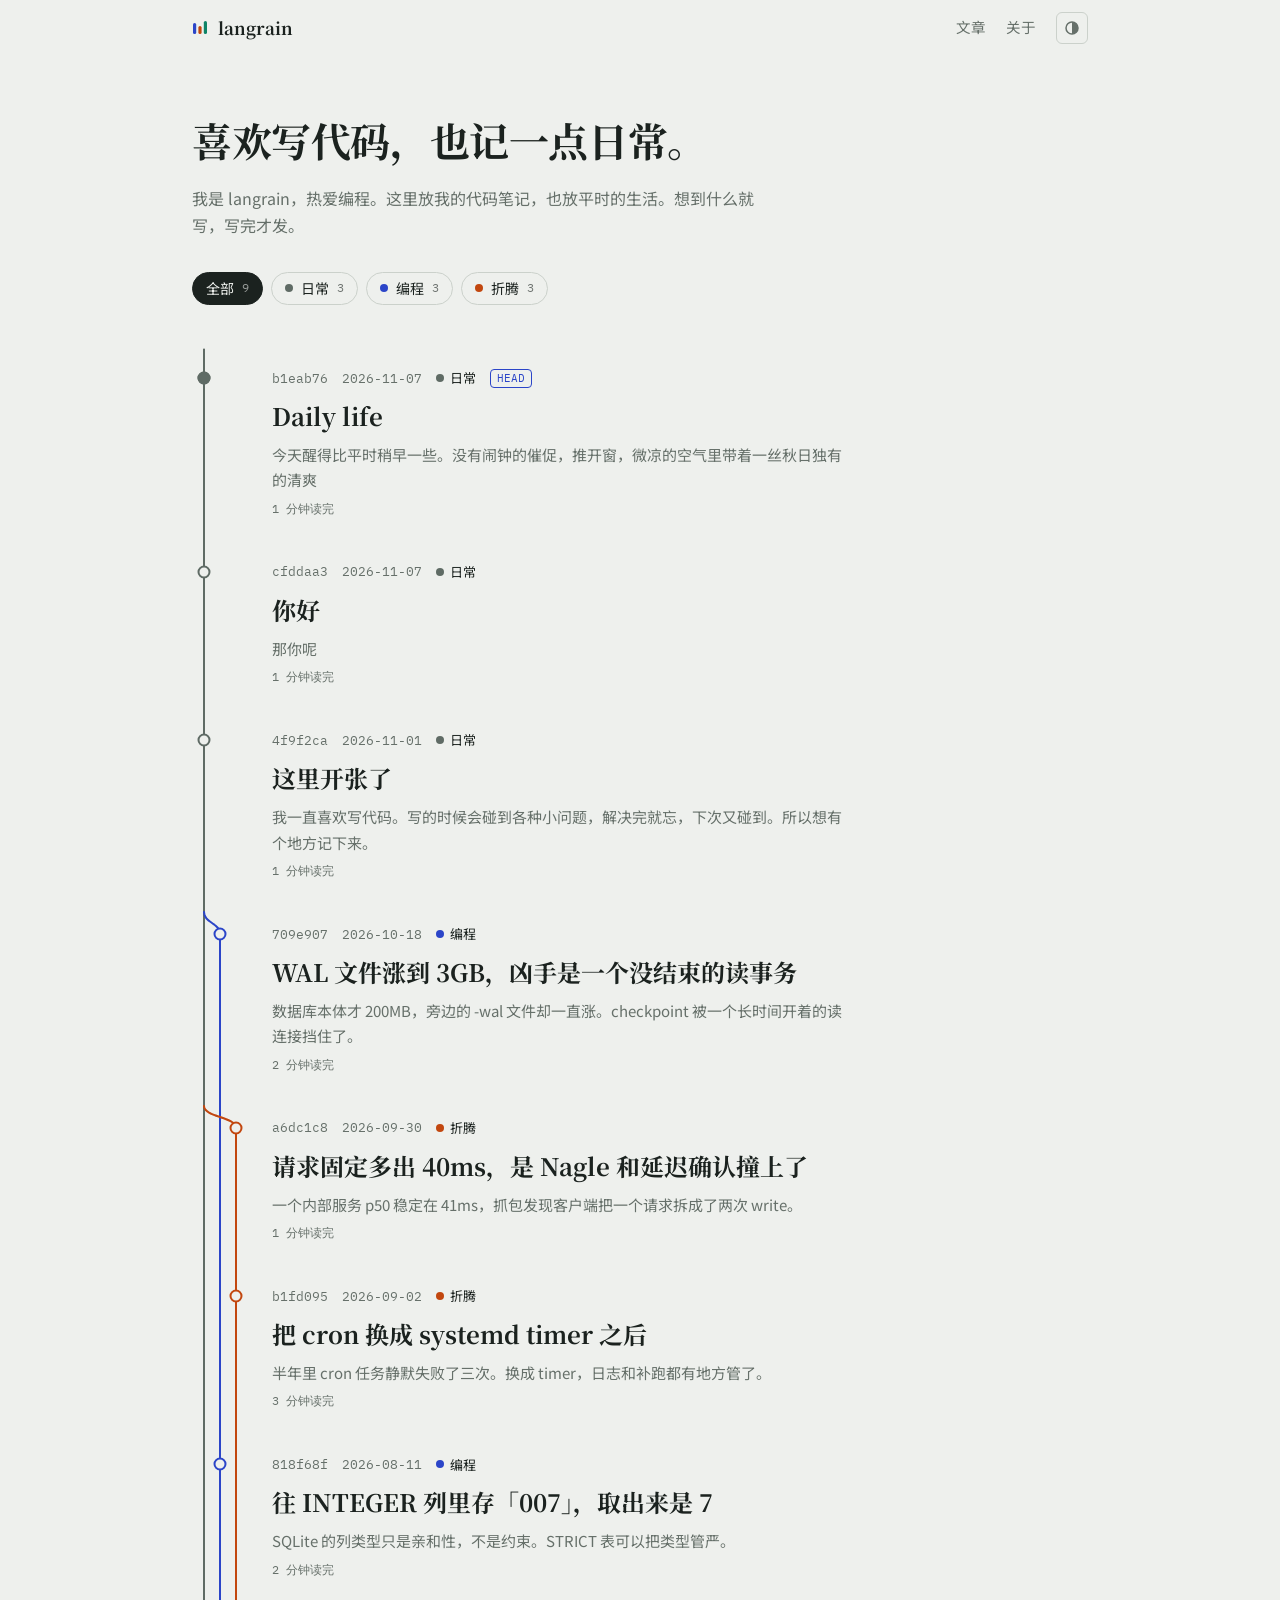
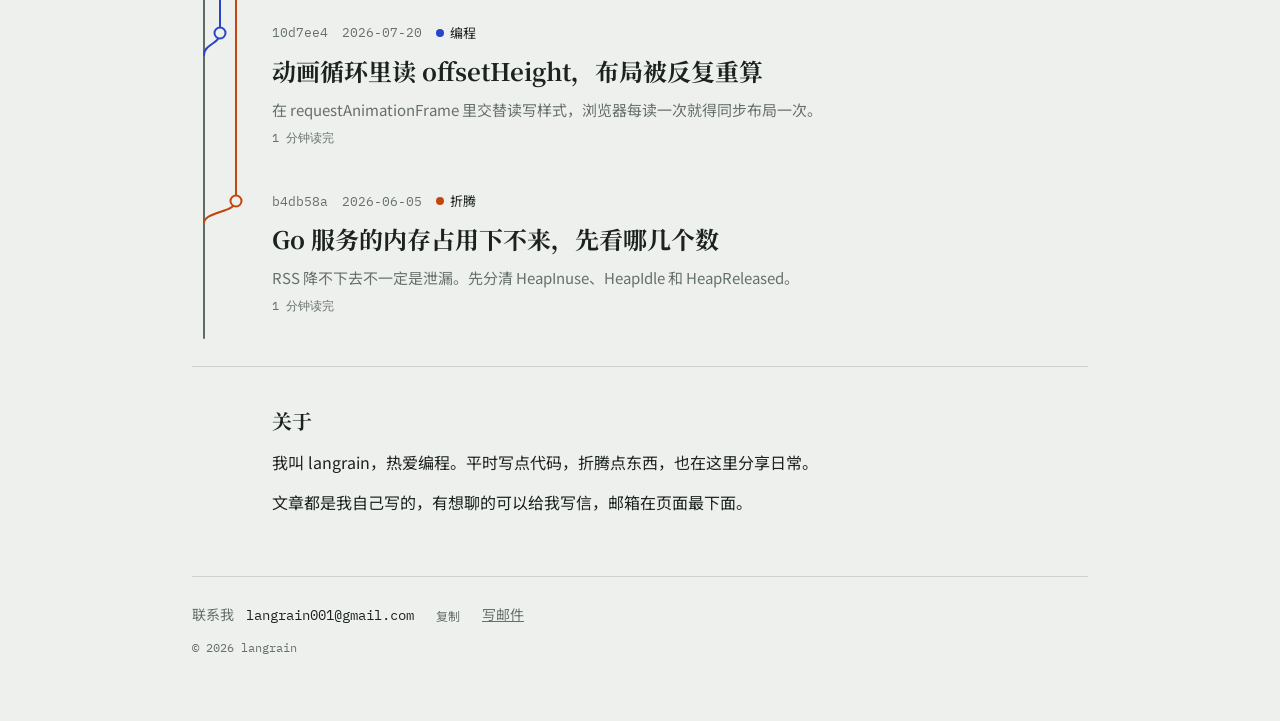
<file: langrain 的笔记 (1).html>
<!doctype html><html><head><meta charset=utf8><meta name=viewport content="width=device-width,initial-scale=1,viewport-fit=cover"><style>:root{color-scheme:light;box-sizing:border-box;padding-top:env(safe-area-inset-top,0px);padding-bottom:env(safe-area-inset-bottom,0px)}html{scroll-padding-top:env(safe-area-inset-top,0px)}body{margin:0;padding:0;font:14px -apple-system,BlinkMacSystemFont,sans-serif;background:#fff;color:#000}img{max-width:100%}[hidden]:not([hidden=until-found i]){display:none!important}</style></head><body><title>langrain 的笔记</title><meta name="claude:viewport-fit-sides" content="cover"><link rel="stylesheet" href="https://fonts.googleapis.com/css2?family=IBM+Plex+Mono:wght@400;500&family=Noto+Sans+SC:wght@400;500;700&family=Noto+Serif+SC:wght@400;600;700&display=swap"><style id="site-css">
/* 版式：顶部一句话 + 一条提交历史。文章按时间倒序排在左侧的分支图旁边，分支对应主题（日常 / 编程 / 折腾）。 */
:root {
  --bg: #EEF0ED;
  --ink: #1B221F;
  --muted: #66706A;
  --line: #CBD1CB;
  --accent: #2B45C8;
  --l0: #5F6B65;
  --l1: #2B45C8;
  --l2: #C2470F;
  --l3: #0E8466;
  --code-bg: #E3E7E2;
  --code-ink: #1B221F;
  --code-cmt: #76807A;
  --code-str: #9A3A12;
  --f-sans: "Noto Sans SC", "PingFang SC", "Hiragino Sans GB", "Microsoft YaHei", system-ui, sans-serif;
  --f-serif: "Noto Serif SC", "Songti SC", "STSong", "SimSun", serif;
  --f-mono: "IBM Plex Mono", ui-monospace, SFMono-Regular, Menlo, Consolas, monospace;
  --measure: 42rem;
  --rail-pad: 88px;
}
@media (prefers-color-scheme: dark) {
  :root:not([data-theme="light"]) {
    --bg: #141917;
    --ink: #E1E7E3;
    --muted: #8C9791;
    --line: #2D3632;
    --accent: #8CA0FF;
    --l0: #9AA69F;
    --l1: #8CA0FF;
    --l2: #F29559;
    --l3: #42CDA4;
    --code-bg: #1B2220;
    --code-ink: #E1E7E3;
    --code-cmt: #7E8984;
    --code-str: #F0A97C;
    color-scheme: dark;
  }
}
:root[data-theme="dark"] {
  --bg: #141917;
  --ink: #E1E7E3;
  --muted: #8C9791;
  --line: #2D3632;
  --accent: #8CA0FF;
  --l0: #9AA69F;
  --l1: #8CA0FF;
  --l2: #F29559;
  --l3: #42CDA4;
  --code-bg: #1B2220;
  --code-ink: #E1E7E3;
  --code-cmt: #7E8984;
  --code-str: #F0A97C;
  color-scheme: dark;
}

* { box-sizing: border-box; }
html { -webkit-text-size-adjust: 100%; }
body {
  background: var(--bg);
  color: var(--ink);
  font: 16px/1.7 var(--f-sans);
  -webkit-font-smoothing: antialiased;
  transition: background-color .3s, color .3s;
}
body::before {
  content: ""; position: fixed; inset: 0 0 auto; height: env(safe-area-inset-top, 0px);
  z-index: 10; background: var(--bg);
}
::selection { background: color-mix(in srgb, var(--accent) 28%, transparent); }
a { color: inherit; }
:focus-visible { outline: 2px solid var(--accent); outline-offset: 3px; border-radius: 2px; }
button { font: inherit; color: inherit; }

.shell {
  padding-block: 0;
  padding-left: max(16px, env(safe-area-inset-left, 0px));
  padding-right: max(16px, env(safe-area-inset-right, 0px));
  overflow-x: clip;
}
.wrap { max-width: 56rem; margin: 0 auto; }

/* 顶栏 */
.top {
  position: sticky; top: env(safe-area-inset-top, 0px); z-index: 12;
  display: flex; align-items: center; justify-content: space-between;
  height: 56px; background: var(--bg);
  border-bottom: 1px solid transparent;
  transition: border-color .25s, background-color .3s;
}
.top.stuck { border-bottom-color: var(--line); }
.brand { display: inline-flex; align-items: center; gap: 10px; text-decoration: none; font: 700 17px/1 var(--f-serif); }
.brand svg rect { transition: transform .3s cubic-bezier(.3,1.5,.5,1); transform-box: fill-box; transform-origin: 50% 100%; }
.brand:hover svg rect:nth-child(1) { transform: scaleY(.7); }
.brand:hover svg rect:nth-child(2) { transform: scaleY(1.3); }
.brand:hover svg rect:nth-child(3) { transform: scaleY(.85); }
.nav { display: flex; align-items: center; gap: 20px; }
.nav a { text-decoration: none; font-size: 14.5px; color: var(--muted); transition: color .2s; }
.nav a:hover { color: var(--ink); }
.nav a.wlink { padding: 3px 12px; color: var(--accent); border: 1px solid var(--accent); border-radius: 999px; font-size: 13.5px; transition: background-color .2s, color .2s; }
.nav a.wlink:hover { background: var(--accent); color: var(--bg); }
.theme {
  width: 32px; height: 32px; display: grid; place-items: center; cursor: pointer;
  background: transparent; border: 1px solid var(--line); border-radius: 6px; color: var(--muted);
  transition: color .2s, border-color .2s;
}
.theme:hover { color: var(--ink); border-color: var(--muted); }
.theme svg { transition: transform .5s cubic-bezier(.3,1.4,.5,1); }
.theme.flip svg { transform: rotate(180deg); }

/* 进场 */
#view.enter { animation: enter .4s cubic-bezier(.2,.7,.2,1); }
@keyframes enter { from { opacity: 0; transform: translateY(10px); } }

/* 首页 */
.intro { padding: 56px 0 8px; }
.lede {
  margin: 0; max-width: 22em;
  font: 700 clamp(1.65rem, 4.6vw, 2.5rem)/1.38 var(--f-serif);
  letter-spacing: -.01em; text-wrap: balance;
}
.sub { margin: 18px 0 0; max-width: 36em; color: var(--muted); }
.chips { display: flex; flex-wrap: wrap; gap: 8px; margin-top: 32px; }
.chip {
  display: inline-flex; align-items: center; gap: 8px; cursor: pointer;
  padding: 6px 13px; font-size: 14px; line-height: 1.4;
  background: transparent; border: 1px solid var(--line); border-radius: 999px;
  transition: background-color .2s, color .2s, border-color .2s;
}
.chip:hover { border-color: var(--muted); }
.chip[aria-pressed="true"] { background: var(--ink); color: var(--bg); border-color: var(--ink); }
.chip .n { font: 12px/1 var(--f-mono); opacity: .6; }
.dot { display: inline-block; width: 8px; height: 8px; border-radius: 50%; flex: none; }

.log { position: relative; margin-top: 36px; }
.commits { list-style: none; margin: 0; padding: 18px 0 0; position: relative; }
#graph { position: absolute; left: 0; top: 0; pointer-events: none; overflow: visible; }
.commit {
  position: relative; padding: 0 0 46px var(--rail-pad);
  transition: opacity .35s;
}
.commit.dim { opacity: .32; }
.meta { display: flex; flex-wrap: wrap; align-items: center; gap: 4px 14px; min-height: 22px; font: 12.5px/1.2 var(--f-mono); color: var(--muted); }
.br { display: inline-flex; align-items: center; gap: 6px; font: 13px/1.2 var(--f-sans); color: var(--ink); }
.headb { padding: 2px 6px; border: 1px solid var(--accent); border-radius: 4px; color: var(--accent); font-size: 11px; }
.commit h2 {
  margin: 10px 0 8px; font: 700 clamp(1.2rem, 2.6vw, 1.5rem)/1.45 var(--f-serif);
  text-wrap: balance; transition: transform .25s cubic-bezier(.2,.7,.2,1);
}
.commit:hover h2 { transform: translateX(4px); }
.commit h2 a {
  text-decoration: none; padding-bottom: 2px;
  background: linear-gradient(var(--c), var(--c)) 0 100% / 0 2px no-repeat;
  transition: background-size .35s cubic-bezier(.2,.7,.2,1);
}
.commit:hover h2 a, .commit h2 a:focus-visible { background-size: 100% 2px; }
.commit h2 a::after { content: ""; position: absolute; inset: 0; }
.sum { margin: 0; max-width: 38em; font-size: 15px; color: var(--muted); }
.foot { margin: 10px 0 0; font: 12px/1 var(--f-mono); color: var(--muted); }
.empty { padding: 40px 0 60px var(--rail-pad); color: var(--muted); }
.empty a { color: var(--accent); }

/* 分支图 */
.gp { fill: none; stroke-width: 2; stroke-linecap: round; stroke-dasharray: .1 6; opacity: .45; }
.p { fill: none; stroke-width: 2; stroke-linecap: round; }
.gnode { fill: none; stroke-width: 1.5; opacity: .4; }
.node {
  fill: var(--bg); stroke-width: 2;
  transform-box: fill-box; transform-origin: center; transform: scale(.4); opacity: 0;
  transition: transform .4s cubic-bezier(.3,1.6,.5,1), opacity .2s;
}
.node.on { transform: scale(1); opacity: 1; }
.node.on.hot { transform: scale(1.4); }
.pulse { fill: none; stroke-width: 2; transform-box: fill-box; transform-origin: center; animation: pulse 2.6s ease-out infinite; }
@keyframes pulse { 0% { transform: scale(1); opacity: .7; } 70%, 100% { transform: scale(2.6); opacity: 0; } }
#graph [data-b] { transition: opacity .35s; }
#graph [data-b].dim { opacity: .14; }

.about { margin-top: 8px; padding: 40px 0 8px var(--rail-pad); border-top: 1px solid var(--line); scroll-margin-top: 72px; }
.about h2 { margin: 0 0 14px; font: 700 1.25rem/1.4 var(--f-serif); }
.about p { margin: 0 0 12px; max-width: 36em; }

.foot-site { margin-top: 40px; padding: 26px 0 64px; border-top: 1px solid var(--line); display: flex; flex-direction: column; gap: 10px; }
.contact { display: flex; flex-wrap: wrap; align-items: center; gap: 4px 12px; }
.contact .k { font-size: 14px; color: var(--muted); }
.contact .addr { font: 14px/1.6 var(--f-mono); overflow-wrap: anywhere; }
.contact a { font-size: 14px; color: var(--muted); }
.contact a:hover { color: var(--ink); }
.copyr { font: 12px/1.6 var(--f-mono); color: var(--muted); }

/* 文章 */
#bar { position: fixed; left: 0; right: 0; top: env(safe-area-inset-top, 0px); height: 2px; z-index: 20; background: var(--accent); transform-origin: 0 50%; transform: scaleX(0); }
.post { position: relative; max-width: var(--measure); margin: 0 auto; padding: 36px 0 24px; }
.toprow { display: flex; align-items: center; justify-content: space-between; gap: 16px; }
.back, .edit-l { display: inline-flex; align-items: center; gap: 6px; font-size: 14px; color: var(--muted); text-decoration: none; transition: color .2s; }
.back:hover, .edit-l:hover { color: var(--ink); }
.back svg { transition: transform .25s; }
.back:hover svg { transform: translateX(-3px); }
.post .meta { margin-top: 28px; }
.post h1 { margin: 14px 0 14px; font: 700 clamp(1.7rem, 4.6vw, 2.4rem)/1.35 var(--f-serif); text-wrap: balance; }
.dek { margin: 0; color: var(--muted); }
.prose { margin-top: 40px; font: 17.5px/1.95 var(--f-serif); }
.prose p { margin: 0 0 1.3em; }
.prose h2 { margin: 2.1em 0 .7em; font: 700 1.3rem/1.5 var(--f-serif); scroll-margin-top: 84px; }
.prose ul { margin: 0 0 1.3em; padding-left: 1.3em; }
.prose li { margin: .4em 0; }
.prose code { padding: .1em .38em; background: var(--code-bg); border-radius: 4px; font: .84em var(--f-mono); overflow-wrap: anywhere; }
.code { margin: 1.6em 0; background: var(--code-bg); border-radius: 6px; overflow: hidden; font-family: var(--f-sans); }
.code figcaption { display: flex; align-items: center; justify-content: space-between; padding: 5px 8px 5px 14px; border-bottom: 1px solid var(--line); font: 12px/1.6 var(--f-mono); color: var(--muted); }
.copy { cursor: pointer; padding: 2px 9px; background: transparent; border: 1px solid transparent; border-radius: 4px; font: 12px/1.6 var(--f-sans); color: var(--muted); transition: color .2s, border-color .2s, background-color .2s; }
.copy:hover { color: var(--ink); border-color: var(--line); }
.copy.ok { color: var(--bg); background: var(--l3); border-color: var(--l3); }
.code pre { margin: 0; padding: 14px 16px; overflow-x: auto; font: 13.5px/1.7 var(--f-mono); color: var(--code-ink); tab-size: 4; }
.cmt { color: var(--code-cmt); }
.str { color: var(--code-str); }

.pager { display: grid; grid-template-columns: 1fr 1fr; gap: 16px; margin-top: 64px; padding-top: 22px; border-top: 1px solid var(--line); }
.pg { display: block; padding: 6px 0; text-decoration: none; }
.pg small { display: block; font: 12px/1.8 var(--f-mono); color: var(--muted); }
.pg b { font: 600 16px/1.5 var(--f-serif); background: linear-gradient(currentColor, currentColor) 0 100% / 0 1px no-repeat; transition: background-size .3s; }
.pg:hover b { background-size: 100% 1px; }
.pg.next { text-align: right; }
.pg.next b { background-position: 100% 100%; }

.toc { display: none; }
@media (min-width: 1240px) {
  .toc { display: block; position: absolute; left: calc(100% + 48px); top: 0; bottom: 0; width: 190px; }
  .toc nav { position: sticky; top: 96px; }
  .toc ul { margin: 0; padding: 0; list-style: none; border-left: 1px solid var(--line); }
  .toc button {
    display: block; width: 100%; margin-left: -1px; padding: 6px 0 6px 14px; text-align: left; cursor: pointer;
    background: none; border: 0; border-left: 2px solid transparent;
    font-size: 13px; line-height: 1.5; color: var(--muted);
    transition: color .2s, border-color .2s;
  }
  .toc button:hover { color: var(--ink); }
  .toc li.on button { color: var(--ink); border-left-color: var(--accent); }
}

/* 编辑器（只有页面所有者能看到） */
.editor { max-width: var(--measure); margin: 0 auto; padding: 36px 0 24px; }
.editor h1 { margin: 22px 0 26px; font: 700 1.7rem/1.4 var(--f-serif); }
.field { display: flex; flex-direction: column; gap: 6px; margin-bottom: 18px; min-width: 0; }
.field label { font-size: 13px; color: var(--muted); }
.field input, .field select, .field textarea {
  width: 100%; padding: 9px 12px; font: 16px/1.6 var(--f-sans); color: var(--ink);
  background: transparent; border: 1px solid var(--line); border-radius: 6px;
  transition: border-color .2s;
}
.field input:hover, .field select:hover, .field textarea:hover { border-color: var(--muted); }
.field select option { background: var(--bg); color: var(--ink); }
.field textarea { min-height: 24rem; resize: vertical; font: 14.5px/1.8 var(--f-mono); tab-size: 4; }
.row2 { display: grid; grid-template-columns: 1fr 1fr; gap: 16px; }
.tabs { display: flex; gap: 4px; margin-bottom: 8px; }
.tab { padding: 4px 12px; cursor: pointer; font-size: 14px; color: var(--muted); background: none; border: 0; border-bottom: 2px solid transparent; transition: color .2s, border-color .2s; }
.tab[aria-pressed="true"] { color: var(--ink); border-bottom-color: var(--accent); }
.pv { min-height: 24rem; margin-top: 0; }
.pv h1 { margin: 0 0 8px; font: 700 1.9rem/1.4 var(--f-serif); }
.hint { margin: 0 0 22px; font-size: 13px; line-height: 1.9; color: var(--muted); }
.hint code { padding: 1px 5px; background: var(--code-bg); border-radius: 4px; font: 12.5px var(--f-mono); }
.actions { display: flex; flex-wrap: wrap; align-items: center; gap: 12px; }
.btn { cursor: pointer; padding: 9px 20px; font-size: 15px; line-height: 1.4; background: transparent; border: 1px solid var(--line); border-radius: 6px; transition: background-color .2s, color .2s, border-color .2s, opacity .2s; }
.btn:hover { border-color: var(--muted); }
.btn.primary { background: var(--accent); border-color: var(--accent); color: var(--bg); }
.btn.primary:hover { opacity: .88; }
.btn.danger { color: var(--l2); border-color: var(--l2); }
.btn.danger.arm { background: var(--l2); color: var(--bg); }
.btn:disabled { opacity: .5; cursor: default; }
.status { font-size: 14px; color: var(--muted); }
.ed-note { padding: 48px 0; color: var(--muted); }

@media (max-width: 520px) {
  .intro { padding-top: 40px; }
  .pager { grid-template-columns: 1fr; }
  .pg.next { text-align: left; }
  .pg.next b { background-position: 0 100%; }
  .prose { font-size: 17px; }
  .row2 { grid-template-columns: 1fr; gap: 0; }
  .nav { gap: 14px; }
}
@media (prefers-reduced-motion: reduce) {
  *, *::before, *::after { animation: none !important; transition: none !important; }
}
</style><div id="root"></div><script id="data" type="application/json">[{"slug":"p-mw63c9ue","branch":"life","date":"2026-11-07","title":"Daily life","sum":"","md":"​今天醒得比平时稍早一些。没有闹钟的催促，推开窗，微凉的空气里带着一丝秋日独有的清爽\n```Rust\nprintln!(\"2\");\n```"},{"slug":"p-mw634p9f","branch":"life","date":"2026-11-07","title":"你好","sum":"那你呢","md":"你好，我是一个\n\n## 我的天哪\n`println!(\"Hello World!)`"},{"slug":"hello","branch":"life","date":"2026-11-01","title":"这里开张了","sum":"我一直喜欢写代码。写的时候会碰到各种小问题，解决完就忘，下次又碰到。所以想有个地方记下来。","md":"我一直喜欢写代码。写的时候会碰到各种小问题，解决完就忘，下次又碰到。所以想有个地方记下来。\n\n除了代码，平时的日子也想留几笔：吃了什么、去了哪、哪天心情不错。这些以后翻起来，比代码有意思。\n\n文章没有固定的更新时间，想写了就写，写完再发。"},{"slug":"wal-checkpoint","branch":"code","date":"2026-10-18","title":"WAL 文件涨到 3GB，凶手是一个没结束的读事务","sum":"数据库本体才 200MB，旁边的 -wal 文件却一直涨。checkpoint 被一个长时间开着的读连接挡住了。","md":"服务跑了两周，数据库本体 200MB，旁边的 `app.db-wal` 却有 3GB。先说结论：有个读连接一直开着事务，checkpoint 没法越过它，WAL 只能不断往后追加，没法从头复用。\n\n## 先确认是不是 checkpoint 没跑完\n\n`PRAGMA wal_checkpoint(PASSIVE)` 返回三个数：busy、WAL 里的总页数、已经写回主库的页数。后两个差得越多，积压越多。\n\n```sql\nPRAGMA wal_checkpoint(PASSIVE);\n-- busy | log    | checkpointed\n--    0 | 786432 | 1024\n```\n\n786432 页乘以 4096 字节正好是 3GB，而写回主库的只有 1024 页。\n\n## 为什么会这样\n\nWAL 模式下，读事务开始时会记下 WAL 当时的末尾位置，之后这个读者看到的就是那一刻的快照。checkpoint 只能把这个位置之前的页写回主库，而且要等所有读者都不再依赖旧页，才能从 WAL 开头重新写。一个不结束的读事务，就把这个位置钉住了。\n\n我这里的读连接是个导出任务：用游标一行行读，中间还要调外部接口，一个事务开了十几个小时。\n\n## 处理\n\n先把导出任务停掉，再手动收一次：\n\n```sql\nPRAGMA wal_checkpoint(TRUNCATE);\n```\n\n`TRUNCATE` 会等写者和读者都让开，把所有页写回主库，再把 WAL 截成 0 字节。读者一直不走的话它会返回 busy，设了 `busy_timeout` 就等到超时。所以治本的办法是改任务：每批取 1000 行就提交，用 `WHERE id > ?` 翻页，不用长游标。\n\n还有一点。`wal_autocheckpoint` 默认是 1000 页，只在提交时尝试一次不阻塞的 checkpoint，被读者挡住就放弃，也不报错。这个问题在日志里看不到，我现在直接监控 `-wal` 文件的大小。"},{"slug":"tcp-40ms","branch":"tinker","date":"2026-09-30","title":"请求固定多出 40ms，是 Nagle 和延迟确认撞上了","sum":"一个内部服务 p50 稳定在 41ms，抓包发现客户端把一个请求拆成了两次 write。","md":"一个内部小服务，本机压测单次请求 1ms，放到测试环境 p50 却稳定在 41ms。数字这么整齐，多半不是业务慢，而是哪里有个定时器在等。\n\n## 抓包\n\n在服务端抓一次请求，用 `-ttt` 看包与包之间的间隔：\n\n```sh\ntcpdump -i eth0 -nn -ttt port 9000\n```\n\n客户端先发来 4 字节的长度头，隔了约 40ms，才发正文。这 40ms 里服务端一直没有回 ACK。\n\n## 两个机制互相等\n\n客户端是 Python，默认开着 Nagle 算法：前一个小包还没收到确认，后面的小数据就先攒着。服务端内核开着延迟确认：收到一个小包不马上 ACK，最多等 40ms（Linux 的下限），指望顺带在响应里捎上。客户端等 ACK 才发正文，服务端等正文才响应，谁都不动，直到服务端的定时器到点。\n\n## 改法\n\n根本的问题是把一条消息拆成了两次 `send`。先把长度头和正文拼在一起一次发出去，再把 `TCP_NODELAY` 打开，免得以后有人又拆开：\n\n```py\nsock = socket.create_connection((host, 9000))\nsock.setsockopt(socket.IPPROTO_TCP, socket.TCP_NODELAY, 1)\nsock.sendall(header + body)  # 一次写完\n```\n\np50 回到了 1.3ms。Go 的 net 包默认就开着 NoDelay，所以同样的问题在 Go 写的客户端里很少见，换一种语言写客户端才碰上。"},{"slug":"systemd-timer","branch":"tinker","date":"2026-09-02","title":"把 cron 换成 systemd timer 之后","sum":"半年里 cron 任务静默失败了三次。换成 timer，日志和补跑都有地方管了。","md":"我有几个定时任务：备份数据库、清理上传目录、给自己发周报。以前都放在 crontab 里，直到有一次备份脚本因为 PATH 不对失败了，整整九天没人发现。\n\n## 一个最小的例子\n\n一个任务要两个文件，一个描述做什么，一个描述什么时候做。\n\n```ini backup.service\n[Unit]\nDescription=Backup app database\n\n[Service]\nType=oneshot\nExecStart=/usr/local/bin/backup.sh\n```\n\n```ini backup.timer\n[Unit]\nDescription=Backup app database, daily\n\n[Timer]\nOnCalendar=*-*-* 03:30:00\nPersistent=true\nRandomizedDelaySec=300\n\n[Install]\nWantedBy=timers.target\n```\n\n```sh\nsystemctl enable --now backup.timer\nsystemctl list-timers backup.timer\njournalctl -u backup.service -n 20\n```\n\n`Persistent=true` 的意思是：如果机器在 3:30 关着，开机后补跑一次。cron 没有这个行为，要靠 anacron。`list-timers` 能看到下次什么时候跑、上次什么时候跑。输出进了 journal，`journalctl -u backup.service` 就是这个任务的全部日志，不用再往文件里重定向。\n\n## 不太顺手的地方\n\n一个简单任务要写两个文件，比一行 crontab 啰嗦得多。`OnCalendar` 的语法也要学一遍，好在可以先验证再用：`systemd-analyze calendar \"Mon *-*-* 09:00\"`。失败通知默认没有，我在 `[Unit]` 里加了 `OnFailure=`，指向一个发消息的 service。"},{"slug":"sqlite-affinity","branch":"code","date":"2026-08-11","title":"往 INTEGER 列里存「007」，取出来是 7","sum":"SQLite 的列类型只是亲和性，不是约束。STRICT 表可以把类型管严。","md":"有张表的 `code` 列我声明成了 INTEGER，里面存门店编号，有些以 0 开头。导入数据之后发现，「007」变成了 7。\n\n## 发生了什么\n\nSQLite 的列类型叫类型亲和性，是建议，不是约束。INTEGER 亲和性的列遇到看起来像整数的文本，会先转成整数再存。「007」能无损地转成 7，于是就转了。\n\n```sql\nCREATE TABLE shop (code INTEGER);\nINSERT INTO shop VALUES ('007');\nSELECT code, typeof(code) FROM shop;\n-- 7 | integer\n```\n\n反过来，往 INTEGER 列里存 `'abc'` 不会报错，它就原样存成文本。\n\n## 两种办法\n\n编号就是字符串，列声明成 TEXT。以后遇到看起来是数字、但不参与计算的字段，比如邮编、手机号、编号，一律用 TEXT。\n\n另一个办法是 3.37 以后支持的 STRICT 表，类型对不上直接报错：\n\n```sql\nCREATE TABLE shop (code TEXT NOT NULL, floor INTEGER) STRICT;\nINSERT INTO shop VALUES ('007', 'abc');\n-- 报错：cannot store TEXT value in INTEGER column shop.floor\n```\n\nSTRICT 表的列类型只能是 INT、INTEGER、REAL、TEXT、BLOB、ANY 这几种，原来写的 `VARCHAR(20)` 之类要改掉。老版本的 SQLite 打不开带 STRICT 表的库，部署前先确认运行环境的版本。"},{"slug":"raf-layout","branch":"code","date":"2026-07-20","title":"动画循环里读 offsetHeight，布局被反复重算","sum":"在 requestAnimationFrame 里交替读写样式，浏览器每读一次就得同步布局一次。","md":"做一个列表拖拽排序，帧率只有 12fps。火焰图里全是 Layout，每个元素一次。\n\n## 读和写交替\n\n```js\nfor (const el of items) {\n  const h = el.offsetHeight;                       // 读：要最新的布局\n  el.style.transform = 'translateY(' + h + 'px)';  // 写：让布局失效\n}\n```\n\n浏览器会把样式修改攒起来，渲染时一起算。但 `offsetHeight` 要的是此刻的真实值，前面如果有还没处理的样式修改，就得立刻同步算一次布局。循环里读一次写一次，N 个元素就是 N 次布局。\n\n## 拆开\n\n```js\nconst heights = items.map(el => el.offsetHeight);  // 先一次读完\nitems.forEach((el, i) => {\n  el.style.transform = 'translateY(' + heights[i] + 'px)';  // 再一次写完\n});\n```\n\n改完每帧只布局一次，帧时间从 80ms 左右降到 6ms 左右。位移我也从 `top` 换成了 `transform`：transform 不触发布局，只走合成。"},{"slug":"go-rss","branch":"tinker","date":"2026-06-05","title":"Go 服务的内存占用下不来，先看哪几个数","sum":"RSS 降不下去不一定是泄漏。先分清 HeapInuse、HeapIdle 和 HeapReleased。","md":"监控里有个 Go 服务，RSS 稳在 1.8GB，流量低谷也不降。第一反应是泄漏，但 pprof 里 inuse_space 只有 300MB 左右。\n\n## 三个数\n\n`runtime.MemStats` 里最有用的是这三个：\n\n- `HeapInuse`：正在被对象使用的 span，对应 pprof 里看到的 inuse。\n- `HeapIdle`：已经没有对象、但还留在 Go 运行时手里的 span。\n- `HeapReleased`：Idle 里已经还给操作系统的那一部分。\n\n```go\nvar m runtime.MemStats\nruntime.ReadMemStats(&m)\nfmt.Println(m.HeapInuse>>20, m.HeapIdle>>20, m.HeapReleased>>20) // MB\n```\n\n`HeapIdle - HeapReleased` 是运行时手里留着没还的内存，它仍然算在 RSS 里。我这里这个差值接近 1.3GB，是一次批量任务之后留下的。\n\n运行时的后台回收会慢慢把 Idle 还给系统，速度有限，所以批量任务结束后几分钟内 RSS 不降是正常的。真正该担心的是 `HeapInuse` 一路往上涨。\n\n## 后来怎么处理\n\n批量任务本身一次读了 200 万行再处理，我改成了分批，峰值降到原来的五分之一。如果确实需要立刻归还，可以调 `debug.FreeOSMemory()`，但它会触发一次完整的 GC，我只在任务结束的位置调了一次。"}]</script><script id="app">
(function () {
'use strict';

var $ = function (s, r) { return (r || document).querySelector(s); };
var $$ = function (s, r) { return Array.prototype.slice.call((r || document).querySelectorAll(s)); };
var root = document.documentElement;
var reduced = matchMedia('(prefers-reduced-motion: reduce)').matches;
var esc = function (s) { return String(s).replace(/&/g, '&amp;').replace(/</g, '&lt;').replace(/>/g, '&gt;'); };
var inline = function (s) { return esc(s).replace(/`([^`]+)`/g, '<code>$1</code>'); };
var clamp = function (v, a, b) { return Math.min(b, Math.max(a, v)); };

/* ---------- 页面外壳（发布时会用同一份模板重新生成整页） ---------- */

var PAGE_HEAD = '<title>langrain 的笔记</title>' +
  '<meta name="claude:viewport-fit-sides" content="cover">' +
  '<link rel="stylesheet" href="https://fonts.googleapis.com/css2?family=IBM+Plex+Mono:wght@400;500&family=Noto+Sans+SC:wght@400;500;700&family=Noto+Serif+SC:wght@400;600;700&display=swap">';
var FALLBACK_RESET = ':root{color-scheme:light;padding-top:env(safe-area-inset-top,0px);padding-bottom:env(safe-area-inset-bottom,0px)}body{margin:0;font:14px system-ui,sans-serif}img{max-width:100%}[hidden]{display:none!important}';
var EMAIL = 'langrain001@gmail.com';

var SHELL = '<div class="shell"><div class="wrap">' +
  '<header class="top" id="head">' +
  '<a class="brand" href="#" aria-label="langrain 的笔记，回到文章列表">' +
  '<svg width="16" height="16" viewBox="0 0 16 16" aria-hidden="true">' +
  '<rect x="1" y="3" width="3.2" height="11" rx="1.6" style="fill:var(--l1)"/>' +
  '<rect x="6.4" y="6" width="3.2" height="8" rx="1.6" style="fill:var(--l2)"/>' +
  '<rect x="11.8" y="1" width="3.2" height="13" rx="1.6" style="fill:var(--l3)"/></svg>langrain</a>' +
  '<nav class="nav" aria-label="站点"><a href="#">文章</a><a href="#about">关于</a>' +
  '<a class="wlink" id="wlink" href="#write" hidden>写文章</a>' +
  '<button class="theme" id="theme" type="button" aria-label="切换深色或浅色" title="切换深色或浅色">' +
  '<svg width="16" height="16" viewBox="0 0 16 16" aria-hidden="true"><circle cx="8" cy="8" r="6" fill="none" stroke="currentColor" stroke-width="1.5"/><path d="M8 2a6 6 0 0 1 0 12z" fill="currentColor"/></svg>' +
  '</button></nav></header>' +
  '<main id="view"></main>' +
  '<footer class="foot-site"><div class="contact"><span class="k">联系我</span>' +
  '<span class="addr" id="addr">' + EMAIL + '</span>' +
  '<button class="copy" id="cp" type="button">复制</button>' +
  '<a href="mailto:' + EMAIL + '">写邮件</a></div>' +
  '<div class="copyr" id="foot"></div></footer>' +
  '</div></div><div id="bar" hidden></div>';

$('#root').innerHTML = SHELL;

/* ---------- 文章数据 ---------- */

var BR = {
  life:   { name: '日常', lane: 0, color: '--l0' },
  code:   { name: '编程', lane: 1, color: '--l1' },
  tinker: { name: '折腾', lane: 2, color: '--l2' }
};
var CHIPS = ['all', 'life', 'code', 'tinker'];

var LANG = { sql: 'SQL', sh: 'Shell', go: 'Go', py: 'Python', js: 'JavaScript', ini: 'systemd' };
var RES = {
  sql: /(--.*)|('[^'\n]*'|"[^"\n]*")/g,
  js: /(\/\/.*)|('[^'\n]*'|"[^"\n]*")/g,
  go: /(\/\/.*)|('[^'\n]*'|"[^"\n]*")/g,
  py: /(#.*)|('[^'\n]*'|"[^"\n]*")/g,
  sh: /(#.*)|('[^'\n]*'|"[^"\n]*")/g,
  ini: /(#.*)|('[^'\n]*'|"[^"\n]*")/g
};
function hl(lang, src) {
  var re = RES[lang];
  if (!re) return esc(src);
  var out = '', last = 0, m;
  re.lastIndex = 0;
  while ((m = re.exec(src))) {
    out += esc(src.slice(last, m.index));
    out += m[1] !== undefined ? '<span class="cmt">' + esc(m[1]) + '</span>' : '<span class="str">' + esc(m[2]) + '</span>';
    last = re.lastIndex;
  }
  return out + esc(src.slice(last));
}
function codeHTML(lang, src, cap) {
  return '<figure class="code"><figcaption><span>' + esc(cap || LANG[lang] || lang) + '</span>' +
    '<button class="copy" type="button">复制</button></figcaption>' +
    '<pre><code>' + hl(lang, src) + '</code></pre></figure>';
}

/* 正文写法：## 小标题；空行分段；- 列表；```语言 围起来的是代码；`行内代码` */
var CJK = /[　-鿿＀-￯]/;
function joinLines(a, b) { return (CJK.test(a.slice(-1)) || CJK.test(b.charAt(0))) ? a + b : a + ' ' + b; }
function parseMd(md) {
  var lines = String(md || '').replace(/\r\n?/g, '\n').split('\n'), n = lines.length, i = 0, out = [];
  while (i < n) {
    var line = lines[i];
    if (/^```/.test(line)) {
      var info = line.slice(3).trim().split(/\s+/), buf = [];
      i++;
      while (i < n && !/^```/.test(lines[i])) { buf.push(lines[i]); i++; }
      i++;
      out.push(['code', info[0] || 'text', buf.join('\n'), info.slice(1).join(' ') || undefined]);
    } else if (/^##\s+/.test(line)) {
      out.push(['h', line.replace(/^##\s+/, '').trim()]); i++;
    } else if (/^[-*]\s+/.test(line)) {
      var items = [];
      while (i < n && /^[-*]\s+/.test(lines[i])) { items.push(lines[i].replace(/^[-*]\s+/, '').trim()); i++; }
      out.push(['ul', items]);
    } else if (!line.trim()) {
      i++;
    } else {
      var para = '';
      while (i < n && lines[i].trim() && !/^(```|##\s|[-*]\s)/.test(lines[i])) {
        para = para ? joinLines(para, lines[i].trim()) : lines[i].trim(); i++;
      }
      out.push(['p', para]);
    }
  }
  return out;
}

var POSTS = [];
function prep(p) {
  p.body = parseMd(p.md);
  p.hash = fnv(p.slug);
  var n = 0, c = 0;
  p.body.forEach(function (b) {
    if (b[0] === 'p') n += b[1].length;
    else if (b[0] === 'ul') n += b[1].join('').length;
    else if (b[0] === 'code') c += b[2].split('\n').length;
  });
  p.mins = Math.max(1, Math.round(n / 420 + c / 12));
  if (!BR[p.branch]) p.branch = 'life';
  if (!p.sum) {
    var f = p.body.filter(function (b) { return b[0] === 'p'; })[0];
    var t = f ? f[1].replace(/`/g, '') : '';
    p.sum = t.length > 64 ? t.slice(0, 64) + '…' : t;
  }
  return p;
}
function fnv(s) {
  var h = 2166136261;
  for (var i = 0; i < s.length; i++) { h ^= s.charCodeAt(i); h = Math.imul(h, 16777619); }
  return (h >>> 0).toString(16).padStart(8, '0').slice(0, 7);
}
try { POSTS = JSON.parse($('#data').textContent).map(prep); } catch (e) { POSTS = []; }

/* 要保存的只有这几项，其余都是读出来之后算的 */
function plain(p) { return { slug: p.slug, branch: p.branch, date: p.date, title: p.title, sum: p.sum, md: p.md }; }
function sortPosts(list) {
  return list.map(function (p, i) { return { p: p, i: i }; })
    .sort(function (a, b) { return a.p.date < b.p.date ? 1 : a.p.date > b.p.date ? -1 : a.i - b.i; })
    .map(function (x) { return x.p; });
}

/* ---------- 发布：用当前内容重新生成整页 ---------- */

function resetCss() {
  var ss = $$('style', document.head);
  for (var i = 0; i < ss.length; i++) {
    if (ss[i].id !== 'site-css' && /\[hidden\]/.test(ss[i].textContent)) return ss[i].textContent;
  }
  return FALLBACK_RESET;
}
function buildDoc(list) {
  var data = JSON.stringify(list).replace(/</g, '\\u003c');
  return '<!doctype html><html><head><meta charset=utf8>' +
    '<meta name=viewport content="width=device-width,initial-scale=1,viewport-fit=cover">' +
    '<style>' + resetCss() + '</style></head><body>' +
    PAGE_HEAD +
    '<style id="site-css">' + $('#site-css').textContent + '</style>' +
    '<div id="root"></div>' +
    '<script id="data" type="application/json">' + data + '<\/script>' +
    '<script id="app">' + $('#app').textContent + '<\/script>' +
    '</body></html>';
}

/* ---------- 状态 ---------- */

var view = $('#view'), head = $('#head'), bar = $('#bar');
var current = null, active = 'all', reveal = 0, played = false, GP = null, listY = 0, ro = null, rq = 0;
var perm = 'pending', art = null;

/* ---------- 首页 ---------- */

function homeHTML() {
  var counts = { all: POSTS.length };
  POSTS.forEach(function (p) { counts[p.branch] = (counts[p.branch] || 0) + 1; });
  var chips = CHIPS.map(function (k) {
    var name = k === 'all' ? '全部' : BR[k].name;
    var dot = k === 'all' ? '' : '<i class="dot" style="background:var(' + BR[k].color + ')"></i>';
    return '<button class="chip" type="button" data-k="' + k + '" aria-pressed="' + (k === active) + '">' +
      dot + name + '<span class="n">' + (counts[k] || 0) + '</span></button>';
  }).join('');
  var rows = POSTS.map(function (p, i) {
    var b = BR[p.branch];
    return '<li class="commit" data-i="' + i + '" data-b="' + p.branch + '" style="--c:var(' + b.color + ')">' +
      '<div class="meta"><span>' + p.hash + '</span><span>' + esc(p.date) + '</span>' +
      '<span class="br"><i class="dot" style="background:var(--c)"></i>' + b.name + '</span>' +
      (i === 0 ? '<span class="headb">HEAD</span>' : '') + '</div>' +
      '<h2><a href="#' + p.slug + '">' + esc(p.title) + '</a></h2>' +
      '<p class="sum">' + esc(p.sum) + '</p>' +
      '<p class="foot">' + p.mins + ' 分钟读完</p></li>';
  }).join('');
  var empty = '<li class="empty">还没有文章。<a href="#write" data-edit hidden>写第一篇</a></li>';
  return '<section class="intro">' +
    '<h1 class="lede">喜欢写代码，也记一点日常。</h1>' +
    '<p class="sub">我是 langrain，热爱编程。这里放我的代码笔记，也放平时的生活。想到什么就写，写完才发。</p>' +
    '<div class="chips" role="group" aria-label="按分类筛选">' + chips + '</div></section>' +
    '<section class="log" id="log"><svg id="graph" aria-hidden="true"></svg>' +
    '<ol class="commits" id="commits">' + (POSTS.length ? rows : empty) + '</ol></section>' +
    '<section class="about" id="about"><h2>关于</h2>' +
    '<p>我叫 langrain，热爱编程。平时写点代码，折腾点东西，也在这里分享日常。</p>' +
    '<p>文章都是我自己写的，有想聊的可以给我写信，邮箱在页面最下面。</p></section>';
}

function drawGraph() {
  var ol = $('#commits'), svg = $('#graph');
  if (!ol || !svg) return;
  var narrow = innerWidth < 520;
  var x0 = narrow ? 10 : 12, step = narrow ? 12 : 16;
  var W = x0 * 2 + step * 2;
  root.style.setProperty('--rail-pad', (W + (narrow ? 14 : 24)) + 'px');
  var H = ol.offsetHeight;
  var lis = $$('.commit', ol);
  var pts = lis.map(function (li, i) {
    var m = $('.meta', li);
    var b = POSTS[i].branch;
    return { y: li.offsetTop + m.offsetTop + m.offsetHeight / 2, b: b, lane: BR[b].lane };
  });
  var X = function (l) { return x0 + l * step; };
  var R = 22, ghost = '', live = '', nodes = '';

  var trunk = 'M' + X(0) + ' 0V' + Math.max(H - 20, 0);
  ghost += '<path class="gp" data-b="trunk" d="' + trunk + '" style="stroke:var(--l0)"/>';
  live += '<path class="p" data-b="trunk" d="' + trunk + '" style="stroke:var(--l0)"/>';

  ['code', 'tinker'].forEach(function (k) {
    var mine = pts.filter(function (p) { return p.b === k; });
    if (!mine.length) return;
    var top = Math.min.apply(null, mine.map(function (p) { return p.y; }));
    var bot = Math.max.apply(null, mine.map(function (p) { return p.y; }));
    var x = X(BR[k].lane), tx = X(0);
    var mt = Math.max(top - R, 2), ym = (top + mt) / 2;
    var yb = bot + R, yf = (bot + yb) / 2;
    var d = 'M' + x + ' ' + top + 'V' + bot +
      'M' + tx + ' ' + yb + 'C' + tx + ' ' + yf + ' ' + x + ' ' + yf + ' ' + x + ' ' + bot +
      'M' + x + ' ' + top + 'C' + x + ' ' + ym + ' ' + tx + ' ' + ym + ' ' + tx + ' ' + mt;
    var st = 'stroke:var(' + BR[k].color + ')';
    ghost += '<path class="gp" data-b="' + k + '" d="' + d + '" style="' + st + '"/>';
    live += '<path class="p" data-b="' + k + '" d="' + d + '" style="' + st + '"/>';
  });

  pts.forEach(function (p, i) {
    var cx = X(p.lane), col = BR[p.b].color;
    ghost += '<circle class="gnode" data-b="' + p.b + '" cx="' + cx + '" cy="' + p.y + '" r="4" style="stroke:var(' + col + ')"/>';
    var fill = i === 0 ? ';fill:var(' + col + ')' : '';
    nodes += '<circle class="node" data-i="' + i + '" data-b="' + p.b + '" cx="' + cx + '" cy="' + p.y + '" r="5.5" style="stroke:var(' + col + ')' + fill + '"/>';
    if (i === 0) nodes += '<circle class="pulse" cx="' + cx + '" cy="' + p.y + '" r="5.5" style="stroke:var(' + col + ')"/>';
  });

  svg.setAttribute('width', W);
  svg.setAttribute('height', H);
  svg.setAttribute('viewBox', '0 0 ' + W + ' ' + H);
  svg.innerHTML = '<defs><clipPath id="rv"><rect id="rvr" x="-30" y="0" width="' + (W + 60) + '" height="0"/></clipPath></defs>' +
    '<g>' + ghost + '</g><g clip-path="url(#rv)">' + live + '</g><g>' + nodes + '</g>';
  GP = { pts: pts, H: H };
  applyFilter();
  setReveal(reveal);
}

function setReveal(v) {
  if (!GP) return;
  reveal = clamp(v, 0, GP.H);
  var r = $('#rvr');
  if (r) r.setAttribute('height', reveal);
  $$('#graph .node').forEach(function (n) {
    n.classList.toggle('on', GP.pts[+n.getAttribute('data-i')].y <= reveal + 6);
  });
}
function targetReveal() {
  var log = $('#log');
  if (!log || !GP) return 0;
  var atEnd = innerHeight + window.scrollY >= document.documentElement.scrollHeight - 4;
  if (atEnd) return GP.H;
  return clamp(innerHeight * 0.82 - log.getBoundingClientRect().top, 0, GP.H);
}
function introReveal() {
  if (reduced) { setReveal(targetReveal()); return; }
  var t0 = performance.now(), dur = 1100;
  (function f(now) {
    if (current !== 'home') return;
    var t = clamp((now - t0) / dur, 0, 1);
    var e = 1 - Math.pow(1 - t, 3);
    setReveal(Math.max(reveal, e * targetReveal()));
    if (t < 1) requestAnimationFrame(f);
  })(t0);
}

function applyFilter() {
  $$('.commit', view).forEach(function (li) {
    li.classList.toggle('dim', active !== 'all' && li.getAttribute('data-b') !== active);
  });
  $$('#graph [data-b]').forEach(function (el) {
    var b = el.getAttribute('data-b');
    el.classList.toggle('dim', active !== 'all' && b !== active && b !== 'trunk');
  });
}

function hot(e, on) {
  var li = e.target.closest && e.target.closest('.commit');
  if (!li) return;
  var n = $('#graph .node[data-i="' + li.getAttribute('data-i') + '"]');
  if (n) n.classList.toggle('hot', on);
}

function mountHome() {
  $$('.chip', view).forEach(function (b) {
    b.addEventListener('click', function () {
      var k = b.getAttribute('data-k');
      active = (active === k && k !== 'all') ? 'all' : k;
      $$('.chip', view).forEach(function (c) { c.setAttribute('aria-pressed', String(c.getAttribute('data-k') === active)); });
      applyFilter();
    });
  });
  var ol = $('#commits');
  ol.addEventListener('mouseover', function (e) { hot(e, true); });
  ol.addEventListener('mouseout', function (e) { hot(e, false); });
  ol.addEventListener('focusin', function (e) { hot(e, true); });
  ol.addEventListener('focusout', function (e) { hot(e, false); });
  drawGraph();
  if (!played) { played = true; reveal = 0; setReveal(0); introReveal(); }
  else setReveal(Math.max(reveal, targetReveal()));
  if (window.ResizeObserver) {
    ro = new ResizeObserver(function () {
      if (rq) return;
      rq = requestAnimationFrame(function () { rq = 0; drawGraph(); });
    });
    ro.observe(ol);
  }
}

/* ---------- 文章页 ---------- */

function bodyHTML(body) {
  var n = 0, toc = [];
  var html = body.map(function (x) {
    if (x[0] === 'h') { n++; toc.push(x[1]); return '<h2 id="s' + n + '">' + esc(x[1]) + '</h2>'; }
    if (x[0] === 'p') return '<p>' + inline(x[1]) + '</p>';
    if (x[0] === 'ul') return '<ul>' + x[1].map(function (t) { return '<li>' + inline(t) + '</li>'; }).join('') + '</ul>';
    return codeHTML(x[1], x[2], x[3]);
  }).join('');
  return { html: html, toc: toc };
}

function postHTML(i) {
  var p = POSTS[i], b = BR[p.branch];
  var r = bodyHTML(p.body);
  var newer = POSTS[i - 1], older = POSTS[i + 1];
  var pg = function (q, cls, label) {
    return q ? '<a class="pg ' + cls + '" href="#' + q.slug + '"><small>' + label + '</small><b>' + esc(q.title) + '</b></a>' : '<span></span>';
  };
  var tocHTML = r.toc.length ? '<aside class="toc" aria-label="本文目录"><nav><ul>' +
    r.toc.map(function (t, k) { return '<li><button type="button" data-s="' + (k + 1) + '">' + esc(t) + '</button></li>'; }).join('') +
    '</ul></nav></aside>' : '';
  return '<article class="post">' + tocHTML +
    '<div class="toprow"><a class="back" href="#"><svg width="14" height="14" viewBox="0 0 14 14" aria-hidden="true"><path d="M9 2.5 4.5 7 9 11.5" fill="none" stroke="currentColor" stroke-width="1.6" stroke-linecap="round" stroke-linejoin="round"/></svg>文章列表</a>' +
    '<a class="edit-l" href="#edit-' + p.slug + '" data-edit hidden>编辑</a></div>' +
    '<div class="meta"><span>' + p.hash + '</span><span>' + esc(p.date) + '</span>' +
    '<span class="br"><i class="dot" style="background:var(' + b.color + ')"></i>' + b.name + '</span>' +
    '<span>' + p.mins + ' 分钟读完</span></div>' +
    '<h1>' + esc(p.title) + '</h1><p class="dek">' + esc(p.sum) + '</p>' +
    '<div class="prose">' + r.html + '</div>' +
    '<nav class="pager" aria-label="相邻文章">' + pg(newer, 'prev', '较新') + pg(older, 'next', '较旧') + '</nav></article>';
}

function copyText(btn, text, node) {
  var reset = function () { setTimeout(function () { btn.textContent = '复制'; btn.classList.remove('ok'); }, 1400); };
  var done = function () { btn.textContent = '已复制'; btn.classList.add('ok'); reset(); };
  var fallback = function () {
    var r = document.createRange(); r.selectNodeContents(node);
    var s = getSelection(); s.removeAllRanges(); s.addRange(r);
    btn.textContent = '已选中'; reset();
  };
  if (navigator.clipboard && navigator.clipboard.writeText) navigator.clipboard.writeText(text).then(done, fallback);
  else fallback();
}

function bindCopy(scope) {
  $$('.code .copy', scope).forEach(function (btn) {
    btn.addEventListener('click', function () {
      var code = $('code', btn.closest('.code'));
      copyText(btn, code.textContent, code);
    });
  });
}

function mountPost() {
  bindCopy(view);
  $$('.toc button', view).forEach(function (b) {
    b.addEventListener('click', function () {
      var h = $('#s' + b.getAttribute('data-s'));
      if (h) h.scrollIntoView({ behavior: reduced ? 'auto' : 'smooth', block: 'start' });
    });
  });
  onScroll();
}

/* ---------- 编辑器 ---------- */

function today() {
  var d = new Date(), z = function (n) { return (n < 10 ? '0' : '') + n; };
  return d.getFullYear() + '-' + z(d.getMonth() + 1) + '-' + z(d.getDate());
}

function editorHTML(i) {
  if (perm === 'pending') return '<div class="editor"><p class="ed-note">正在确认你的权限…</p></div>';
  if (perm !== 'yes') {
    return '<div class="editor"><a class="back" href="#">文章列表</a>' +
      '<p class="ed-note">只有这个页面的所有者才能写文章。</p></div>';
  }
  var p = i >= 0 ? POSTS[i] : null;
  var opts = Object.keys(BR).map(function (k) { return '<option value="' + k + '">' + BR[k].name + '</option>'; }).join('');
  return '<div class="editor"><a class="back" href="#"><svg width="14" height="14" viewBox="0 0 14 14" aria-hidden="true"><path d="M9 2.5 4.5 7 9 11.5" fill="none" stroke="currentColor" stroke-width="1.6" stroke-linecap="round" stroke-linejoin="round"/></svg>文章列表</a>' +
    '<h1>' + (p ? '修改文章' : '写文章') + '</h1>' +
    '<div class="field"><label for="f-title">标题</label><input id="f-title" type="text" autocomplete="off"></div>' +
    '<div class="row2"><div class="field"><label for="f-br">分类</label><select id="f-br">' + opts + '</select></div>' +
    '<div class="field"><label for="f-date">日期</label><input id="f-date" type="date"></div></div>' +
    '<div class="field"><label for="f-sum">摘要（不填就取正文开头）</label><input id="f-sum" type="text" autocomplete="off"></div>' +
    '<div class="field"><div class="tabs"><button class="tab" type="button" id="t-w" aria-pressed="true">写</button><button class="tab" type="button" id="t-p" aria-pressed="false">预览</button></div>' +
    '<textarea id="f-md" spellcheck="false" aria-label="正文"></textarea><div class="pv prose" id="f-pv" hidden></div></div>' +
    '<p class="hint"><code>## 小标题</code>　空行分段　<code>- </code>开头是列表　<code>`行内代码`</code>　三个反引号加语言名围起来是代码块，比如 <code>```sql</code></p>' +
    '<div class="actions"><button class="btn primary" type="button" id="b-pub">' + (p ? '保存修改' : '发布') + '</button>' +
    (p ? '<button class="btn danger" type="button" id="b-del">删除这篇</button>' : '') +
    '<span class="status" id="st" role="status"></span></div></div>';
}

function errMsg(e) {
  switch (e && e.code) {
    case 'conflict': return '页面刚刚被更新过，正在刷新。草稿还在，刷新后再点一次。';
    case 'not_writer': case 'not_granted': case 'consent_required': case 'capability_disabled':
    case 'capability_removed': case 'not_declared':
      return '这里现在不能保存。只有页面所有者在自己的页面里才能发布。';
    case 'too_large': return '页面超过了大小上限，先删掉一些旧文章再发。';
    case 'rate_limited': return '发布太频繁了，过一会再试。';
    case 'invalid_content': return '内容格式不对，没有发布。';
    default: return '发布失败，稍后再试一次。';
  }
}

function mountEditor(i) {
  if (perm !== 'yes') return;
  var p = i >= 0 ? POSTS[i] : null;
  var key = 'draft:' + (p ? p.slug : 'new');
  var F = { t: $('#f-title'), b: $('#f-br'), d: $('#f-date'), s: $('#f-sum'), m: $('#f-md') };
  var st = $('#st'), pub = $('#b-pub'), del = $('#b-del');
  var init = p ? { title: p.title, branch: p.branch, date: p.date, sum: p.sum, md: p.md }
               : { title: '', branch: 'life', date: today(), sum: '', md: '' };
  var draft = null;
  try { draft = JSON.parse(localStorage.getItem(key) || 'null'); } catch (e) {}
  if (draft && typeof draft === 'object') { init = Object.assign(init, draft); st.textContent = '已恢复没发出去的草稿。'; }
  F.t.value = init.title; F.b.value = BR[init.branch] ? init.branch : 'life'; F.d.value = init.date;
  F.s.value = init.sum || ''; F.m.value = init.md;
  if (p && !draft) F.s.value = (p.sum && p.sum !== autoSum(p)) ? p.sum : '';

  function read() {
    return { title: F.t.value.trim(), branch: F.b.value, date: F.d.value, sum: F.s.value.trim(), md: F.m.value.replace(/\s+$/, '') };
  }
  function saveDraft() { try { localStorage.setItem(key, JSON.stringify(read())); } catch (e) {} }
  [F.t, F.b, F.d, F.s, F.m].forEach(function (el) { el.addEventListener('input', function () { saveDraft(); st.textContent = ''; }); });

  var pv = $('#f-pv'), tw = $('#t-w'), tp = $('#t-p');
  function tab(preview) {
    tw.setAttribute('aria-pressed', String(!preview)); tp.setAttribute('aria-pressed', String(preview));
    F.m.hidden = preview; pv.hidden = !preview;
    if (preview) pv.innerHTML = bodyHTML(parseMd(F.m.value)).html || '<p style="color:var(--muted)">正文还是空的。</p>';
    if (preview) bindCopy(pv);
  }
  tw.addEventListener('click', function () { tab(false); });
  tp.addEventListener('click', function () { tab(true); });

  function save(next, goto, btn) {
    pub.disabled = true; if (del) del.disabled = true;
    st.textContent = '正在发布…';
    try { sessionStorage.setItem('goto', goto); sessionStorage.setItem('clear', key); } catch (e) {}
    art.publish(buildDoc(next)).then(function () {
      st.textContent = '已发布，正在刷新…';
    }, function (e) {
      pub.disabled = false; if (del) del.disabled = false;
      try { sessionStorage.removeItem('goto'); sessionStorage.removeItem('clear'); } catch (_) {}
      st.textContent = errMsg(e);
    });
  }

  pub.addEventListener('click', function () {
    var v = read();
    if (!v.title) { st.textContent = '标题还没写。'; F.t.focus(); return; }
    if (!v.md) { st.textContent = '正文还没写。'; F.m.focus(); return; }
    if (!/^\d{4}-\d{2}-\d{2}$/.test(v.date)) v.date = today();
    var rec = { slug: p ? p.slug : 'p-' + Date.now().toString(36), branch: v.branch, date: v.date, title: v.title, sum: v.sum, md: v.md };
    var next = POSTS.map(plain);
    if (p) next[i] = rec; else next.unshift(rec);
    save(sortPosts(next), rec.slug, pub);
  });

  if (del) {
    var armed = 0;
    del.addEventListener('click', function () {
      if (!armed) {
        del.textContent = '再点一次，确认删除'; del.classList.add('arm');
        armed = setTimeout(function () { armed = 0; del.textContent = '删除这篇'; del.classList.remove('arm'); }, 4000);
        return;
      }
      clearTimeout(armed);
      var next = POSTS.map(plain).filter(function (_, k) { return k !== i; });
      save(next, '', del);
    });
  }
}
function autoSum(p) {
  var f = p.body.filter(function (b) { return b[0] === 'p'; })[0];
  var t = f ? f[1].replace(/`/g, '') : '';
  return t.length > 64 ? t.slice(0, 64) + '…' : t;
}

/* ---------- 权限 ---------- */

function applyPerm() {
  var w = $('#wlink'); if (w) w.hidden = perm !== 'yes';
  $$('[data-edit]').forEach(function (el) { el.hidden = perm !== 'yes'; });
}
function initCaps() {
  if (!(window.claude && window.claude.use)) { perm = 'no'; return Promise.resolve(); }
  return Promise.all([window.claude.use('artifact'), window.claude.use('user')]).then(function (r) {
    art = r[0];
    if (!art || !r[1]) { perm = 'no'; return; }
    return r[1].canEdit().then(function (v) { perm = v ? 'yes' : 'no'; });
  }).catch(function () { perm = 'no'; });
}

/* ---------- 路由 ---------- */

function show(kind, i) {
  current = kind;
  if (ro) { ro.disconnect(); ro = null; }
  GP = null;
  bar.hidden = kind !== 'post';
  bar.style.transform = 'scaleX(0)';
  view.innerHTML = kind === 'home' ? homeHTML() : kind === 'post' ? postHTML(i) : editorHTML(i);
  view.classList.remove('enter'); void view.offsetWidth; view.classList.add('enter');
  if (kind === 'home') mountHome(); else if (kind === 'post') mountPost(); else mountEditor(i);
  applyPerm();
}

function route() {
  var h = decodeURIComponent(location.hash.slice(1));
  if (h === 'write' || h.indexOf('edit-') === 0) {
    var es = h === 'write' ? null : h.slice(5);
    var ei = es ? POSTS.findIndex(function (p) { return p.slug === es; }) : -1;
    if (!es || ei >= 0) {
      if (current === 'home') listY = window.scrollY;
      show('edit', ei);
      window.scrollTo(0, 0);
      return;
    }
  }
  var i = POSTS.findIndex(function (p) { return p.slug === h; });
  if (i >= 0) {
    if (current === 'home') listY = window.scrollY;
    show('post', i);
    window.scrollTo(0, 0);
    return;
  }
  var wasPost = current === 'post' || current === 'edit';
  if (current !== 'home') show('home');
  if (h === 'about') {
    var a = $('#about');
    if (a) requestAnimationFrame(function () { a.scrollIntoView({ behavior: reduced ? 'auto' : 'smooth', block: 'start' }); });
  } else if (wasPost) {
    window.scrollTo(0, listY);
  } else {
    window.scrollTo({ top: 0, behavior: reduced ? 'auto' : 'smooth' });
  }
}

/* ---------- 滚动 ---------- */

function onScroll() {
  head.classList.toggle('stuck', window.scrollY > 8);
  if (current === 'home') {
    if (played) setReveal(Math.max(reveal, targetReveal()));
  } else if (current === 'post') {
    var a = $('.post', view);
    if (!a) return;
    var r = a.getBoundingClientRect();
    var p = clamp((-r.top) / Math.max(1, r.height - innerHeight * 0.55), 0, 1);
    bar.style.transform = 'scaleX(' + p.toFixed(4) + ')';
    var idx = -1;
    $$('.prose h2', view).forEach(function (h, k) { if (h.getBoundingClientRect().top <= 120) idx = k; });
    $$('.toc li', view).forEach(function (li, k) { li.classList.toggle('on', k === idx); });
  }
}
var tick = false;
addEventListener('scroll', function () {
  if (tick) return;
  tick = true;
  requestAnimationFrame(function () { tick = false; onScroll(); });
}, { passive: true });

/* ---------- 主题、邮箱 ---------- */

var themeBtn = $('#theme');
function isDark() {
  var a = root.getAttribute('data-theme');
  return a ? a === 'dark' : matchMedia('(prefers-color-scheme: dark)').matches;
}
try {
  var saved = localStorage.getItem('theme');
  if (saved && !root.getAttribute('data-theme')) root.setAttribute('data-theme', saved);
} catch (e) {}
themeBtn.addEventListener('click', function () {
  var next = isDark() ? 'light' : 'dark';
  root.setAttribute('data-theme', next);
  themeBtn.classList.toggle('flip');
  try { localStorage.setItem('theme', next); } catch (e) {}
});
$('#cp').addEventListener('click', function () { copyText($('#cp'), EMAIL, $('#addr')); });

/* ---------- 启动 ---------- */

$('#foot').textContent = '© ' + new Date().getFullYear() + ' langrain';
try {
  var g = sessionStorage.getItem('goto');
  var c = sessionStorage.getItem('clear');
  if (c) { localStorage.removeItem(c); sessionStorage.removeItem('clear'); }
  if (g !== null) { sessionStorage.removeItem('goto'); location.hash = g; }
} catch (e) {}
addEventListener('hashchange', route);
addEventListener('resize', function () { if (current === 'home' && !rq) rq = requestAnimationFrame(function () { rq = 0; drawGraph(); }); });
route();
initCaps().then(function () { applyPerm(); if (current === 'edit') route(); });
if (document.fonts && document.fonts.ready) {
  document.fonts.ready.then(function () { if (current === 'home') drawGraph(); });
}
})();
</script></body></html>
</file>
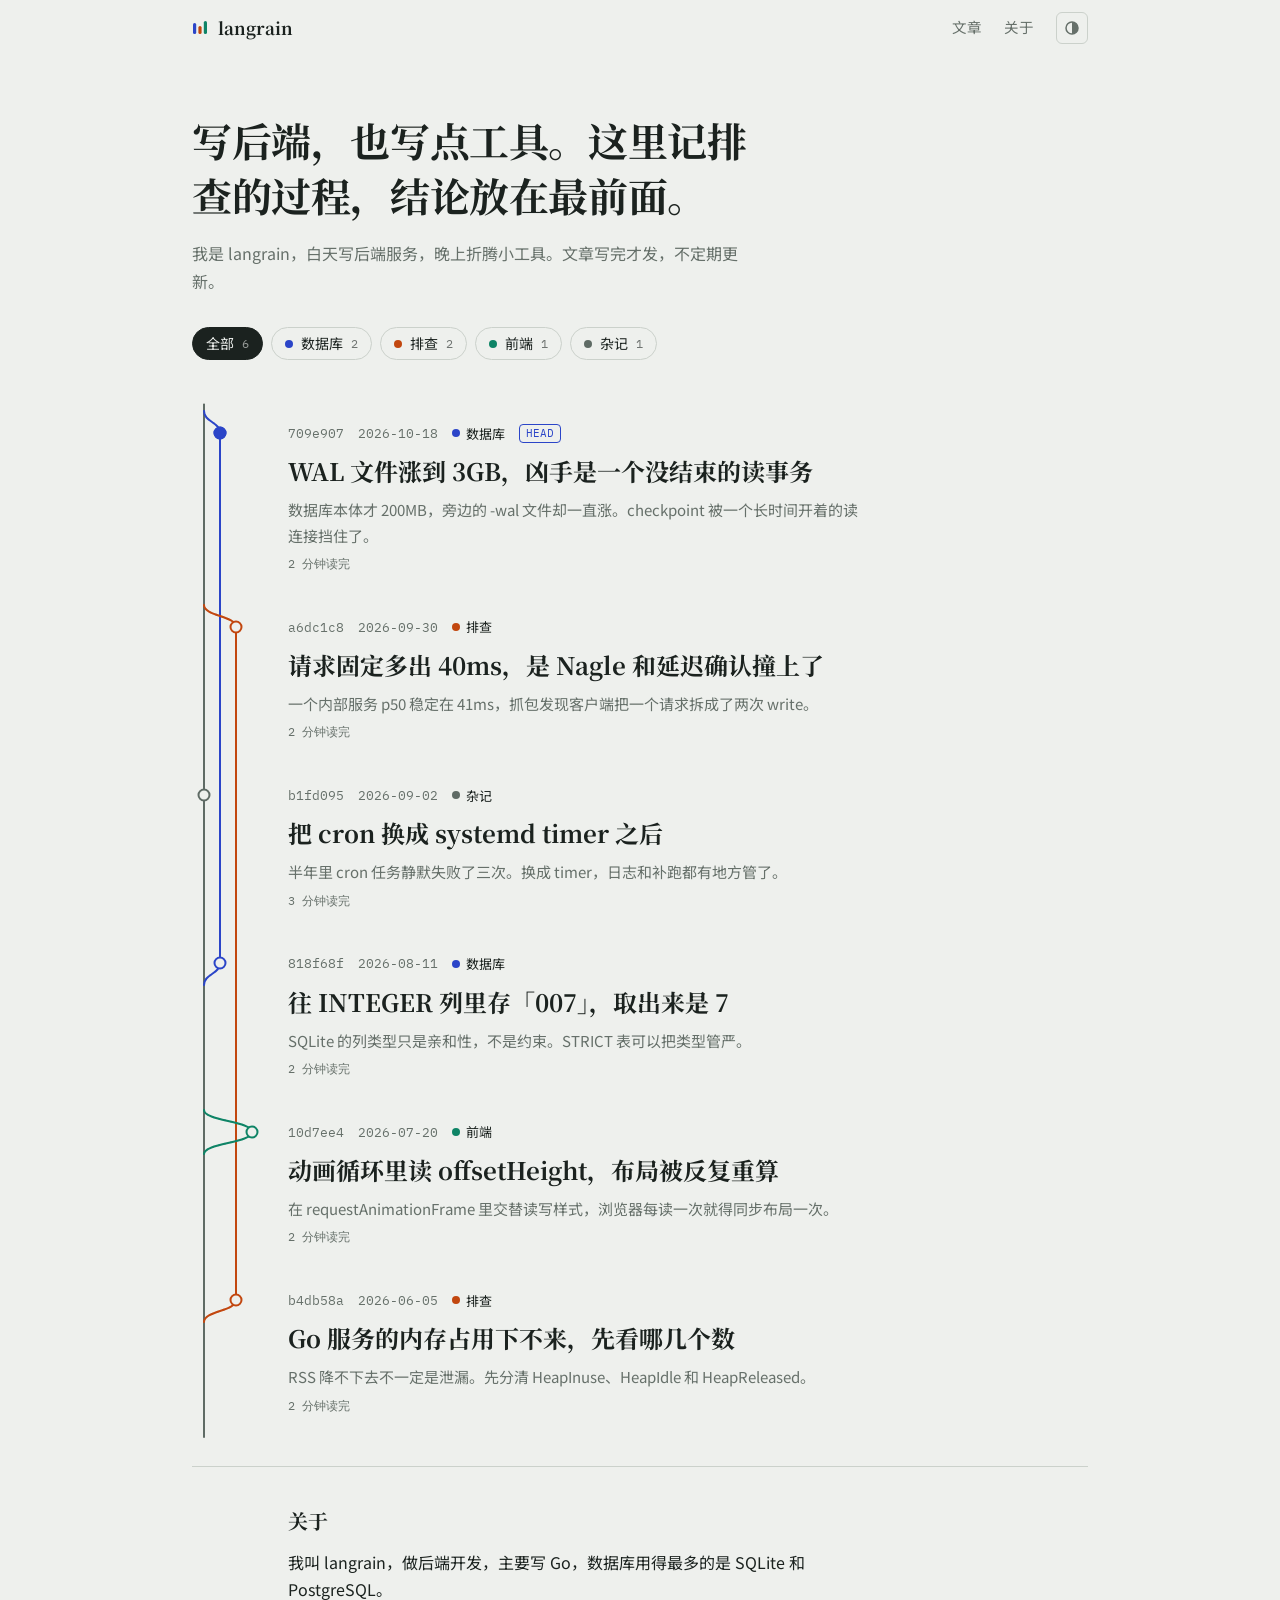
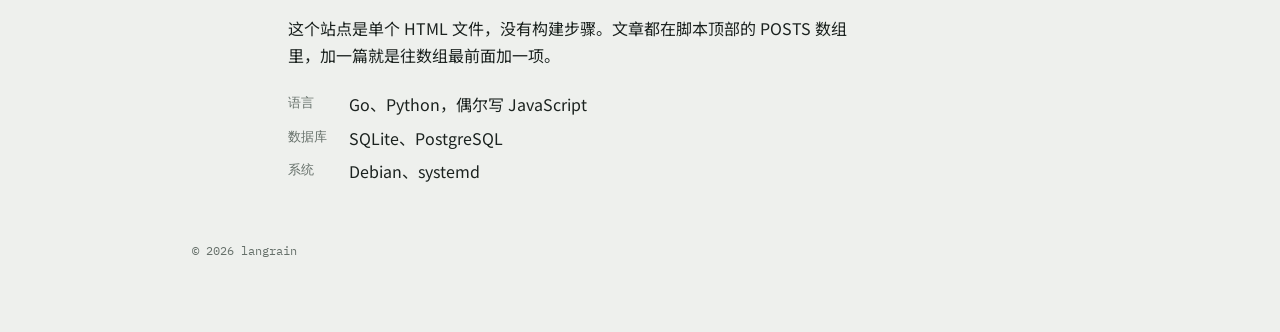
<file: langrain 的笔记.html>
<!doctype html><html><head><meta charset=utf8><meta name=viewport content="width=device-width,initial-scale=1,viewport-fit=cover"><style>:root{color-scheme:light;box-sizing:border-box;padding-top:env(safe-area-inset-top,0px);padding-bottom:env(safe-area-inset-bottom,0px)}html{scroll-padding-top:env(safe-area-inset-top,0px)}body{margin:0;padding:0;font:14px -apple-system,BlinkMacSystemFont,sans-serif;background:#fff;color:#000}img{max-width:100%}[hidden]:not([hidden=until-found i]){display:none!important}</style></head><body>
<title>langrain 的笔记</title>
<meta name="claude:viewport-fit-sides" content="cover">
<link rel="stylesheet" href="https://fonts.googleapis.com/css2?family=IBM+Plex+Mono:wght@400;500&family=Noto+Sans+SC:wght@400;500;700&family=Noto+Serif+SC:wght@400;600;700&display=swap">
<style>
/* 版式：顶部一句话 + 一条提交历史。文章按时间倒序排在左侧的分支图旁边，分支对应主题（数据库 / 排查 / 前端 / 杂记）。 */
:root {
  --bg: #EEF0ED;
  --ink: #1B221F;
  --muted: #66706A;
  --line: #CBD1CB;
  --accent: #2B45C8;
  --l0: #5F6B65;
  --l1: #2B45C8;
  --l2: #C2470F;
  --l3: #0E8466;
  --code-bg: #E3E7E2;
  --code-ink: #1B221F;
  --code-cmt: #76807A;
  --code-str: #9A3A12;
  --f-sans: "Noto Sans SC", "PingFang SC", "Hiragino Sans GB", "Microsoft YaHei", system-ui, sans-serif;
  --f-serif: "Noto Serif SC", "Songti SC", "STSong", "SimSun", serif;
  --f-mono: "IBM Plex Mono", ui-monospace, SFMono-Regular, Menlo, Consolas, monospace;
  --measure: 42rem;
  --rail-pad: 88px;
}
@media (prefers-color-scheme: dark) {
  :root:not([data-theme="light"]) {
    --bg: #141917;
    --ink: #E1E7E3;
    --muted: #8C9791;
    --line: #2D3632;
    --accent: #8CA0FF;
    --l0: #9AA69F;
    --l1: #8CA0FF;
    --l2: #F29559;
    --l3: #42CDA4;
    --code-bg: #1B2220;
    --code-ink: #E1E7E3;
    --code-cmt: #7E8984;
    --code-str: #F0A97C;
    color-scheme: dark;
  }
}
:root[data-theme="dark"] {
  --bg: #141917;
  --ink: #E1E7E3;
  --muted: #8C9791;
  --line: #2D3632;
  --accent: #8CA0FF;
  --l0: #9AA69F;
  --l1: #8CA0FF;
  --l2: #F29559;
  --l3: #42CDA4;
  --code-bg: #1B2220;
  --code-ink: #E1E7E3;
  --code-cmt: #7E8984;
  --code-str: #F0A97C;
  color-scheme: dark;
}

* { box-sizing: border-box; }
html { -webkit-text-size-adjust: 100%; }
body {
  background: var(--bg);
  color: var(--ink);
  font: 16px/1.7 var(--f-sans);
  -webkit-font-smoothing: antialiased;
  transition: background-color .3s, color .3s;
}
body::before {
  content: ""; position: fixed; inset: 0 0 auto; height: env(safe-area-inset-top, 0px);
  z-index: 10; background: var(--bg);
}
::selection { background: color-mix(in srgb, var(--accent) 28%, transparent); }
a { color: inherit; }
:focus-visible { outline: 2px solid var(--accent); outline-offset: 3px; border-radius: 2px; }
button { font: inherit; color: inherit; }

.shell {
  padding-block: 0;
  padding-left: max(16px, env(safe-area-inset-left, 0px));
  padding-right: max(16px, env(safe-area-inset-right, 0px));
  overflow-x: clip;
}
.wrap { max-width: 56rem; margin: 0 auto; }

/* 顶栏 */
.top {
  position: sticky; top: env(safe-area-inset-top, 0px); z-index: 12;
  display: flex; align-items: center; justify-content: space-between;
  height: 56px; background: var(--bg);
  border-bottom: 1px solid transparent;
  transition: border-color .25s, background-color .3s;
}
.top.stuck { border-bottom-color: var(--line); }
.brand { display: inline-flex; align-items: center; gap: 10px; text-decoration: none; font: 700 17px/1 var(--f-serif); }
.brand svg rect { transition: transform .3s cubic-bezier(.3,1.5,.5,1); transform-box: fill-box; transform-origin: 50% 100%; }
.brand:hover svg rect:nth-child(1) { transform: scaleY(.7); }
.brand:hover svg rect:nth-child(2) { transform: scaleY(1.3); }
.brand:hover svg rect:nth-child(3) { transform: scaleY(.85); }
.nav { display: flex; align-items: center; gap: 22px; }
.nav a { text-decoration: none; font-size: 14.5px; color: var(--muted); transition: color .2s; }
.nav a:hover { color: var(--ink); }
.theme {
  width: 32px; height: 32px; display: grid; place-items: center; cursor: pointer;
  background: transparent; border: 1px solid var(--line); border-radius: 6px; color: var(--muted);
  transition: color .2s, border-color .2s;
}
.theme:hover { color: var(--ink); border-color: var(--muted); }
.theme svg { transition: transform .5s cubic-bezier(.3,1.4,.5,1); }
.theme.flip svg { transform: rotate(180deg); }

/* 进场 */
#view.enter { animation: enter .4s cubic-bezier(.2,.7,.2,1); }
@keyframes enter { from { opacity: 0; transform: translateY(10px); } }

/* 首页 */
.intro { padding: 56px 0 8px; }
.lede {
  margin: 0; max-width: 22em;
  font: 700 clamp(1.65rem, 4.6vw, 2.5rem)/1.38 var(--f-serif);
  letter-spacing: -.01em; text-wrap: balance;
}
.sub { margin: 18px 0 0; max-width: 36em; color: var(--muted); }
.chips { display: flex; flex-wrap: wrap; gap: 8px; margin-top: 32px; }
.chip {
  display: inline-flex; align-items: center; gap: 8px; cursor: pointer;
  padding: 6px 13px; font-size: 14px; line-height: 1.4;
  background: transparent; border: 1px solid var(--line); border-radius: 999px;
  transition: background-color .2s, color .2s, border-color .2s;
}
.chip:hover { border-color: var(--muted); }
.chip[aria-pressed="true"] { background: var(--ink); color: var(--bg); border-color: var(--ink); }
.chip .n { font: 12px/1 var(--f-mono); opacity: .6; }
.dot { display: inline-block; width: 8px; height: 8px; border-radius: 50%; flex: none; }

.log { position: relative; margin-top: 36px; }
.commits { list-style: none; margin: 0; padding: 18px 0 0; position: relative; }
#graph { position: absolute; left: 0; top: 0; pointer-events: none; overflow: visible; }
.commit {
  position: relative; padding: 0 0 46px var(--rail-pad);
  transition: opacity .35s;
}
.commit.dim { opacity: .32; }
.meta { display: flex; flex-wrap: wrap; align-items: center; gap: 4px 14px; min-height: 22px; font: 12.5px/1.2 var(--f-mono); color: var(--muted); }
.br { display: inline-flex; align-items: center; gap: 6px; font: 13px/1.2 var(--f-sans); color: var(--ink); }
.headb { padding: 2px 6px; border: 1px solid var(--accent); border-radius: 4px; color: var(--accent); font-size: 11px; }
.commit h2 {
  margin: 10px 0 8px; font: 700 clamp(1.2rem, 2.6vw, 1.5rem)/1.45 var(--f-serif);
  text-wrap: balance; transition: transform .25s cubic-bezier(.2,.7,.2,1);
}
.commit:hover h2 { transform: translateX(4px); }
.commit h2 a {
  text-decoration: none; padding-bottom: 2px;
  background: linear-gradient(var(--c), var(--c)) 0 100% / 0 2px no-repeat;
  transition: background-size .35s cubic-bezier(.2,.7,.2,1);
}
.commit:hover h2 a, .commit h2 a:focus-visible { background-size: 100% 2px; }
.commit h2 a::after { content: ""; position: absolute; inset: 0; }
.sum { margin: 0; max-width: 38em; font-size: 15px; color: var(--muted); }
.foot { margin: 10px 0 0; font: 12px/1 var(--f-mono); color: var(--muted); }

/* 分支图 */
.gp { fill: none; stroke-width: 2; stroke-linecap: round; stroke-dasharray: .1 6; opacity: .45; }
.p { fill: none; stroke-width: 2; stroke-linecap: round; }
.gnode { fill: none; stroke-width: 1.5; opacity: .4; }
.node {
  fill: var(--bg); stroke-width: 2;
  transform-box: fill-box; transform-origin: center; transform: scale(.4); opacity: 0;
  transition: transform .4s cubic-bezier(.3,1.6,.5,1), opacity .2s;
}
.node.on { transform: scale(1); opacity: 1; }
.node.on.hot { transform: scale(1.4); }
.pulse { fill: none; stroke-width: 2; transform-box: fill-box; transform-origin: center; animation: pulse 2.6s ease-out infinite; }
@keyframes pulse { 0% { transform: scale(1); opacity: .7; } 70%, 100% { transform: scale(2.6); opacity: 0; } }
#graph [data-b] { transition: opacity .35s; }
#graph [data-b].dim { opacity: .14; }

.about { margin-top: 8px; padding: 40px 0 0 var(--rail-pad); border-top: 1px solid var(--line); scroll-margin-top: 72px; }
.about h2 { margin: 0 0 14px; font: 700 1.25rem/1.4 var(--f-serif); }
.about p { margin: 0 0 12px; max-width: 36em; }
.about dl { display: grid; grid-template-columns: auto 1fr; gap: 6px 22px; margin: 22px 0 0; }
.about dt { font: 13px/1.9 var(--f-mono); color: var(--muted); }
.about dd { margin: 0; }
.foot-site { padding: 56px 0 72px; font: 12px/1.6 var(--f-mono); color: var(--muted); }

/* 文章 */
#bar { position: fixed; left: 0; right: 0; top: env(safe-area-inset-top, 0px); height: 2px; z-index: 20; background: var(--accent); transform-origin: 0 50%; transform: scaleX(0); }
.post { position: relative; max-width: var(--measure); margin: 0 auto; padding: 36px 0 24px; }
.back { display: inline-flex; align-items: center; gap: 6px; font-size: 14px; color: var(--muted); text-decoration: none; transition: color .2s; }
.back:hover { color: var(--ink); }
.back svg { transition: transform .25s; }
.back:hover svg { transform: translateX(-3px); }
.post .meta { margin-top: 28px; }
.post h1 { margin: 14px 0 14px; font: 700 clamp(1.7rem, 4.6vw, 2.4rem)/1.35 var(--f-serif); text-wrap: balance; }
.dek { margin: 0; color: var(--muted); }
.prose { margin-top: 40px; font: 17.5px/1.95 var(--f-serif); }
.prose p { margin: 0 0 1.3em; }
.prose h2 { margin: 2.1em 0 .7em; font: 700 1.3rem/1.5 var(--f-serif); scroll-margin-top: 84px; }
.prose ul { margin: 0 0 1.3em; padding-left: 1.3em; }
.prose li { margin: .4em 0; }
.prose code { padding: .1em .38em; background: var(--code-bg); border-radius: 4px; font: .84em var(--f-mono); overflow-wrap: anywhere; }
.code { margin: 1.6em 0; background: var(--code-bg); border-radius: 6px; overflow: hidden; font-family: var(--f-sans); }
.code figcaption { display: flex; align-items: center; justify-content: space-between; padding: 5px 8px 5px 14px; border-bottom: 1px solid var(--line); font: 12px/1.6 var(--f-mono); color: var(--muted); }
.copy { cursor: pointer; padding: 2px 9px; background: transparent; border: 1px solid transparent; border-radius: 4px; font: 12px/1.6 var(--f-sans); color: var(--muted); transition: color .2s, border-color .2s, background-color .2s; }
.copy:hover { color: var(--ink); border-color: var(--line); }
.copy.ok { color: var(--bg); background: var(--l3); border-color: var(--l3); }
.code pre { margin: 0; padding: 14px 16px; overflow-x: auto; font: 13.5px/1.7 var(--f-mono); color: var(--code-ink); tab-size: 4; }
.cmt { color: var(--code-cmt); }
.str { color: var(--code-str); }

.pager { display: grid; grid-template-columns: 1fr 1fr; gap: 16px; margin-top: 64px; padding-top: 22px; border-top: 1px solid var(--line); }
.pg { display: block; padding: 6px 0; text-decoration: none; }
.pg small { display: block; font: 12px/1.8 var(--f-mono); color: var(--muted); }
.pg b { font: 600 16px/1.5 var(--f-serif); background: linear-gradient(currentColor, currentColor) 0 100% / 0 1px no-repeat; transition: background-size .3s; }
.pg:hover b { background-size: 100% 1px; }
.pg.next { text-align: right; }
.pg.next b { background-position: 100% 100%; }

.toc { display: none; }
@media (min-width: 1240px) {
  .toc { display: block; position: absolute; left: calc(100% + 48px); top: 0; bottom: 0; width: 190px; }
  .toc nav { position: sticky; top: 96px; }
  .toc ul { margin: 0; padding: 0; list-style: none; border-left: 1px solid var(--line); }
  .toc button {
    display: block; width: 100%; margin-left: -1px; padding: 6px 0 6px 14px; text-align: left; cursor: pointer;
    background: none; border: 0; border-left: 2px solid transparent;
    font-size: 13px; line-height: 1.5; color: var(--muted);
    transition: color .2s, border-color .2s;
  }
  .toc button:hover { color: var(--ink); }
  .toc li.on button { color: var(--ink); border-left-color: var(--accent); }
}

@media (max-width: 520px) {
  .intro { padding-top: 40px; }
  .pager { grid-template-columns: 1fr; }
  .pg.next { text-align: left; }
  .pg.next b { background-position: 0 100%; }
  .prose { font-size: 17px; }
}
@media (prefers-reduced-motion: reduce) {
  *, *::before, *::after { animation: none !important; transition: none !important; }
}
</style>

<div class="shell">
  <div class="wrap">
    <header class="top" id="head">
      <a class="brand" href="#" aria-label="langrain 的笔记，回到文章列表">
        <svg width="16" height="16" viewBox="0 0 16 16" aria-hidden="true">
          <rect x="1" y="3" width="3.2" height="11" rx="1.6" style="fill:var(--l1)"/>
          <rect x="6.4" y="6" width="3.2" height="8" rx="1.6" style="fill:var(--l2)"/>
          <rect x="11.8" y="1" width="3.2" height="13" rx="1.6" style="fill:var(--l3)"/>
        </svg>
        langrain
      </a>
      <nav class="nav" aria-label="站点">
        <a href="#">文章</a>
        <a href="#about">关于</a>
        <button class="theme" id="theme" type="button" aria-label="切换深色或浅色" title="切换深色或浅色">
          <svg width="16" height="16" viewBox="0 0 16 16" aria-hidden="true"><circle cx="8" cy="8" r="6" fill="none" stroke="currentColor" stroke-width="1.5"/><path d="M8 2a6 6 0 0 1 0 12z" fill="currentColor"/></svg>
        </button>
      </nav>
    </header>
    <main id="view"></main>
    <noscript><p>需要开启 JavaScript 才能显示文章。</p></noscript>
    <footer class="foot-site" id="foot"></footer>
  </div>
</div>
<div id="bar" hidden></div>

<script>
(function () {
'use strict';

var $ = function (s, r) { return (r || document).querySelector(s); };
var $$ = function (s, r) { return Array.prototype.slice.call((r || document).querySelectorAll(s)); };
var root = document.documentElement;
var reduced = matchMedia('(prefers-reduced-motion: reduce)').matches;
var esc = function (s) { return String(s).replace(/&/g, '&amp;').replace(/</g, '&lt;').replace(/>/g, '&gt;'); };
var inline = function (s) { return esc(s).replace(/`([^`]+)`/g, '<code>$1</code>'); };
var clamp = function (v, a, b) { return Math.min(b, Math.max(a, v)); };

/* ---------- 内容：加一篇文章就是往 POSTS 最前面加一项 ---------- */

var BR = {
  note:  { name: '杂记',   lane: 0, color: '--l0' },
  db:    { name: '数据库', lane: 1, color: '--l1' },
  debug: { name: '排查',   lane: 2, color: '--l2' },
  fe:    { name: '前端',   lane: 3, color: '--l3' }
};
var CHIPS = ['all', 'db', 'debug', 'fe', 'note'];

var POSTS = [
{
  slug: 'wal-checkpoint', branch: 'db', date: '2026-10-18',
  title: 'WAL 文件涨到 3GB，凶手是一个没结束的读事务',
  sum: '数据库本体才 200MB，旁边的 -wal 文件却一直涨。checkpoint 被一个长时间开着的读连接挡住了。',
  body: [
    ['p', '服务跑了两周，数据库本体 200MB，旁边的 `app.db-wal` 却有 3GB。先说结论：有个读连接一直开着事务，checkpoint 没法越过它，WAL 只能不断往后追加，没法从头复用。'],
    ['h', '先确认是不是 checkpoint 没跑完'],
    ['p', '`PRAGMA wal_checkpoint(PASSIVE)` 返回三个数：busy、WAL 里的总页数、已经写回主库的页数。后两个差得越多，积压越多。'],
    ['code', 'sql', `PRAGMA wal_checkpoint(PASSIVE);
-- busy | log    | checkpointed
--    0 | 786432 | 1024`],
    ['p', '786432 页乘以 4096 字节正好是 3GB，而写回主库的只有 1024 页。'],
    ['h', '为什么会这样'],
    ['p', 'WAL 模式下，读事务开始时会记下 WAL 当时的末尾位置，之后这个读者看到的就是那一刻的快照。checkpoint 只能把这个位置之前的页写回主库，而且要等所有读者都不再依赖旧页，才能从 WAL 开头重新写。一个不结束的读事务，就把这个位置钉住了。'],
    ['p', '我这里的读连接是个导出任务：用游标一行行读，中间还要调外部接口，一个事务开了十几个小时。'],
    ['h', '处理'],
    ['p', '先把导出任务停掉，再手动收一次：'],
    ['code', 'sql', `PRAGMA wal_checkpoint(TRUNCATE);`],
    ['p', '`TRUNCATE` 会等写者和读者都让开，把所有页写回主库，再把 WAL 截成 0 字节。读者一直不走的话它会返回 busy，设了 `busy_timeout` 就等到超时。所以治本的办法是改任务：每批取 1000 行就提交，用 `WHERE id > ?` 翻页，不用长游标。'],
    ['p', '还有一点。`wal_autocheckpoint` 默认是 1000 页，只在提交时尝试一次不阻塞的 checkpoint，被读者挡住就放弃，也不报错。这个问题在日志里看不到，我现在直接监控 `-wal` 文件的大小。']
  ]
},
{
  slug: 'tcp-40ms', branch: 'debug', date: '2026-09-30',
  title: '请求固定多出 40ms，是 Nagle 和延迟确认撞上了',
  sum: '一个内部服务 p50 稳定在 41ms，抓包发现客户端把一个请求拆成了两次 write。',
  body: [
    ['p', '一个内部小服务，本机压测单次请求 1ms，放到测试环境 p50 却稳定在 41ms。数字这么整齐，多半不是业务慢，而是哪里有个定时器在等。'],
    ['h', '抓包'],
    ['p', '在服务端抓一次请求，用 `-ttt` 看包与包之间的间隔：'],
    ['code', 'sh', `tcpdump -i eth0 -nn -ttt port 9000`],
    ['p', '客户端先发来 4 字节的长度头，隔了约 40ms，才发正文。这 40ms 里服务端一直没有回 ACK。'],
    ['h', '两个机制互相等'],
    ['p', '客户端是 Python，默认开着 Nagle 算法：前一个小包还没收到确认，后面的小数据就先攒着。服务端内核开着延迟确认：收到一个小包不马上 ACK，最多等 40ms（Linux 的下限），指望顺带在响应里捎上。客户端等 ACK 才发正文，服务端等正文才响应，谁都不动，直到服务端的定时器到点。'],
    ['h', '改法'],
    ['p', '根本的问题是把一条消息拆成了两次 `send`。先把长度头和正文拼在一起一次发出去，再把 `TCP_NODELAY` 打开，免得以后有人又拆开：'],
    ['code', 'py', `sock = socket.create_connection((host, 9000))
sock.setsockopt(socket.IPPROTO_TCP, socket.TCP_NODELAY, 1)
sock.sendall(header + body)  # 一次写完`],
    ['p', 'p50 回到了 1.3ms。Go 的 net 包默认就开着 NoDelay，所以同样的问题在 Go 写的客户端里很少见，换一种语言写客户端才碰上。']
  ]
},
{
  slug: 'systemd-timer', branch: 'note', date: '2026-09-02',
  title: '把 cron 换成 systemd timer 之后',
  sum: '半年里 cron 任务静默失败了三次。换成 timer，日志和补跑都有地方管了。',
  body: [
    ['p', '我有几个定时任务：备份数据库、清理上传目录、给自己发周报。以前都放在 crontab 里，直到有一次备份脚本因为 PATH 不对失败了，整整九天没人发现。'],
    ['h', '一个最小的例子'],
    ['p', '一个任务要两个文件，一个描述做什么，一个描述什么时候做。'],
    ['code', 'ini', `[Unit]
Description=Backup app database

[Service]
Type=oneshot
ExecStart=/usr/local/bin/backup.sh`, 'backup.service'],
    ['code', 'ini', `[Unit]
Description=Backup app database, daily

[Timer]
OnCalendar=*-*-* 03:30:00
Persistent=true
RandomizedDelaySec=300

[Install]
WantedBy=timers.target`, 'backup.timer'],
    ['code', 'sh', `systemctl enable --now backup.timer
systemctl list-timers backup.timer
journalctl -u backup.service -n 20`],
    ['p', '`Persistent=true` 的意思是：如果机器在 3:30 关着，开机后补跑一次。cron 没有这个行为，要靠 anacron。`list-timers` 能看到下次什么时候跑、上次什么时候跑。输出进了 journal，`journalctl -u backup.service` 就是这个任务的全部日志，不用再往文件里重定向。'],
    ['h', '不太顺手的地方'],
    ['p', '一个简单任务要写两个文件，比一行 crontab 啰嗦得多。`OnCalendar` 的语法也要学一遍，好在可以先验证再用：`systemd-analyze calendar "Mon *-*-* 09:00"`。失败通知默认没有，我在 `[Unit]` 里加了 `OnFailure=`，指向一个发消息的 service。']
  ]
},
{
  slug: 'sqlite-affinity', branch: 'db', date: '2026-08-11',
  title: '往 INTEGER 列里存「007」，取出来是 7',
  sum: 'SQLite 的列类型只是亲和性，不是约束。STRICT 表可以把类型管严。',
  body: [
    ['p', '有张表的 `code` 列我声明成了 INTEGER，里面存门店编号，有些以 0 开头。导入数据之后发现，「007」变成了 7。'],
    ['h', '发生了什么'],
    ['p', 'SQLite 的列类型叫类型亲和性，是建议，不是约束。INTEGER 亲和性的列遇到看起来像整数的文本，会先转成整数再存。「007」能无损地转成 7，于是就转了。'],
    ['code', 'sql', `CREATE TABLE shop (code INTEGER);
INSERT INTO shop VALUES ('007');
SELECT code, typeof(code) FROM shop;
-- 7 | integer`],
    ['p', '反过来，往 INTEGER 列里存 `\'abc\'` 不会报错，它就原样存成文本。'],
    ['h', '两种办法'],
    ['p', '编号就是字符串，列声明成 TEXT。以后遇到看起来是数字、但不参与计算的字段，比如邮编、手机号、编号，一律用 TEXT。'],
    ['p', '另一个办法是 3.37 以后支持的 STRICT 表，类型对不上直接报错：'],
    ['code', 'sql', `CREATE TABLE shop (code TEXT NOT NULL, floor INTEGER) STRICT;
INSERT INTO shop VALUES ('007', 'abc');
-- 报错：cannot store TEXT value in INTEGER column shop.floor`],
    ['p', 'STRICT 表的列类型只能是 INT、INTEGER、REAL、TEXT、BLOB、ANY 这几种，原来写的 `VARCHAR(20)` 之类要改掉。老版本的 SQLite 打不开带 STRICT 表的库，部署前先确认运行环境的版本。']
  ]
},
{
  slug: 'raf-layout', branch: 'fe', date: '2026-07-20',
  title: '动画循环里读 offsetHeight，布局被反复重算',
  sum: '在 requestAnimationFrame 里交替读写样式，浏览器每读一次就得同步布局一次。',
  body: [
    ['p', '做一个列表拖拽排序，帧率只有 12fps。火焰图里全是 Layout，每个元素一次。'],
    ['h', '读和写交替'],
    ['code', 'js', `for (const el of items) {
  const h = el.offsetHeight;                       // 读：要最新的布局
  el.style.transform = 'translateY(' + h + 'px)';  // 写：让布局失效
}`],
    ['p', '浏览器会把样式修改攒起来，渲染时一起算。但 `offsetHeight` 要的是此刻的真实值，前面如果有还没处理的样式修改，就得立刻同步算一次布局。循环里读一次写一次，N 个元素就是 N 次布局。'],
    ['h', '拆开'],
    ['code', 'js', `const heights = items.map(el => el.offsetHeight);  // 先一次读完
items.forEach((el, i) => {
  el.style.transform = 'translateY(' + heights[i] + 'px)';  // 再一次写完
});`],
    ['p', '改完每帧只布局一次，帧时间从 80ms 左右降到 6ms 左右。位移我也从 `top` 换成了 `transform`：transform 不触发布局，只走合成。']
  ]
},
{
  slug: 'go-rss', branch: 'debug', date: '2026-06-05',
  title: 'Go 服务的内存占用下不来，先看哪几个数',
  sum: 'RSS 降不下去不一定是泄漏。先分清 HeapInuse、HeapIdle 和 HeapReleased。',
  body: [
    ['p', '监控里有个 Go 服务，RSS 稳在 1.8GB，流量低谷也不降。第一反应是泄漏，但 pprof 里 inuse_space 只有 300MB 左右。'],
    ['h', '三个数'],
    ['p', '`runtime.MemStats` 里最有用的是这三个：'],
    ['ul', [
      '`HeapInuse`：正在被对象使用的 span，对应 pprof 里看到的 inuse。',
      '`HeapIdle`：已经没有对象、但还留在 Go 运行时手里的 span。',
      '`HeapReleased`：Idle 里已经还给操作系统的那一部分。'
    ]],
    ['code', 'go', `var m runtime.MemStats
runtime.ReadMemStats(&m)
fmt.Println(m.HeapInuse>>20, m.HeapIdle>>20, m.HeapReleased>>20) // MB`],
    ['p', '`HeapIdle - HeapReleased` 是运行时手里留着没还的内存，它仍然算在 RSS 里。我这里这个差值接近 1.3GB，是一次批量任务之后留下的。'],
    ['p', '运行时的后台回收会慢慢把 Idle 还给系统，速度有限，所以批量任务结束后几分钟内 RSS 不降是正常的。真正该担心的是 `HeapInuse` 一路往上涨。'],
    ['h', '后来怎么处理'],
    ['p', '批量任务本身一次读了 200 万行再处理，我改成了分批，峰值降到原来的五分之一。如果确实需要立刻归还，可以调 `debug.FreeOSMemory()`，但它会触发一次完整的 GC，我只在任务结束的位置调了一次。']
  ]
}
];

function fnv(s) {
  var h = 2166136261;
  for (var i = 0; i < s.length; i++) { h ^= s.charCodeAt(i); h = Math.imul(h, 16777619); }
  return (h >>> 0).toString(16).padStart(8, '0').slice(0, 7);
}
POSTS.forEach(function (p) {
  p.hash = fnv(p.slug);
  var n = 0, c = 0;
  p.body.forEach(function (b) {
    if (b[0] === 'p') n += b[1].length;
    else if (b[0] === 'ul') n += b[1].join('').length;
    else if (b[0] === 'code') c += b[2].split('\n').length;
  });
  p.mins = Math.max(2, Math.round(n / 420 + c / 12));
});

/* ---------- 代码高亮：只区分注释和字符串 ---------- */

var LANG = { sql: 'SQL', sh: 'Shell', go: 'Go', py: 'Python', js: 'JavaScript', ini: 'systemd' };
var RES = {
  sql: /(--.*)|('[^'\n]*'|"[^"\n]*")/g,
  js: /(\/\/.*)|('[^'\n]*'|"[^"\n]*")/g,
  go: /(\/\/.*)|('[^'\n]*'|"[^"\n]*")/g,
  py: /(#.*)|('[^'\n]*'|"[^"\n]*")/g,
  sh: /(#.*)|('[^'\n]*'|"[^"\n]*")/g,
  ini: /(#.*)|('[^'\n]*'|"[^"\n]*")/g
};
function hl(lang, src) {
  var re = RES[lang], out = '', last = 0, m;
  re.lastIndex = 0;
  while ((m = re.exec(src))) {
    out += esc(src.slice(last, m.index));
    out += m[1] !== undefined ? '<span class="cmt">' + esc(m[1]) + '</span>' : '<span class="str">' + esc(m[2]) + '</span>';
    last = re.lastIndex;
  }
  return out + esc(src.slice(last));
}
function codeHTML(lang, src, cap) {
  return '<figure class="code"><figcaption><span>' + esc(cap || LANG[lang]) + '</span>' +
    '<button class="copy" type="button">复制</button></figcaption>' +
    '<pre><code>' + hl(lang, src) + '</code></pre></figure>';
}

/* ---------- 状态 ---------- */

var view = $('#view'), head = $('#head'), bar = $('#bar');
var current = null, active = 'all', reveal = 0, played = false, GP = null, listY = 0, ro = null, rq = 0;

/* ---------- 首页 ---------- */

function homeHTML() {
  var counts = { all: POSTS.length };
  POSTS.forEach(function (p) { counts[p.branch] = (counts[p.branch] || 0) + 1; });
  var chips = CHIPS.map(function (k) {
    var name = k === 'all' ? '全部' : BR[k].name;
    var dot = k === 'all' ? '' : '<i class="dot" style="background:var(' + BR[k].color + ')"></i>';
    return '<button class="chip" type="button" data-k="' + k + '" aria-pressed="' + (k === active) + '">' +
      dot + name + '<span class="n">' + (counts[k] || 0) + '</span></button>';
  }).join('');
  var rows = POSTS.map(function (p, i) {
    var b = BR[p.branch];
    return '<li class="commit" data-i="' + i + '" data-b="' + p.branch + '" style="--c:var(' + b.color + ')">' +
      '<div class="meta"><span>' + p.hash + '</span><span>' + p.date + '</span>' +
      '<span class="br"><i class="dot" style="background:var(--c)"></i>' + b.name + '</span>' +
      (i === 0 ? '<span class="headb">HEAD</span>' : '') + '</div>' +
      '<h2><a href="#' + p.slug + '">' + esc(p.title) + '</a></h2>' +
      '<p class="sum">' + esc(p.sum) + '</p>' +
      '<p class="foot">' + p.mins + ' 分钟读完</p></li>';
  }).join('');
  return '<section class="intro">' +
    '<h1 class="lede">写后端，也写点工具。这里记排查的过程，结论放在最前面。</h1>' +
    '<p class="sub">我是 langrain，白天写后端服务，晚上折腾小工具。文章写完才发，不定期更新。</p>' +
    '<div class="chips" role="group" aria-label="按分支筛选">' + chips + '</div></section>' +
    '<section class="log" id="log"><svg id="graph" aria-hidden="true"></svg>' +
    '<ol class="commits" id="commits">' + rows + '</ol></section>' +
    '<section class="about" id="about"><h2>关于</h2>' +
    '<p>我叫 langrain，做后端开发，主要写 Go，数据库用得最多的是 SQLite 和 PostgreSQL。</p>' +
    '<p>这个站点是单个 HTML 文件，没有构建步骤。文章都在脚本顶部的 POSTS 数组里，加一篇就是往数组最前面加一项。</p>' +
    '<dl><dt>语言</dt><dd>Go、Python，偶尔写 JavaScript</dd>' +
    '<dt>数据库</dt><dd>SQLite、PostgreSQL</dd>' +
    '<dt>系统</dt><dd>Debian、systemd</dd></dl></section>';
}

function drawGraph() {
  var ol = $('#commits'), svg = $('#graph');
  if (!ol || !svg) return;
  var narrow = innerWidth < 520;
  var x0 = narrow ? 10 : 12, step = narrow ? 12 : 16;
  var W = x0 * 2 + step * 3;
  root.style.setProperty('--rail-pad', (W + (narrow ? 14 : 24)) + 'px');
  var H = ol.offsetHeight;
  var lis = $$('.commit', ol);
  var pts = lis.map(function (li, i) {
    var m = $('.meta', li);
    var b = POSTS[i].branch;
    return { y: li.offsetTop + m.offsetTop + m.offsetHeight / 2, b: b, lane: BR[b].lane };
  });
  var X = function (l) { return x0 + l * step; };
  var R = 22, ghost = '', live = '', nodes = '';

  var trunk = 'M' + X(0) + ' 0V' + (H - 20);
  ghost += '<path class="gp" data-b="trunk" d="' + trunk + '" style="stroke:var(--l0)"/>';
  live += '<path class="p" data-b="trunk" d="' + trunk + '" style="stroke:var(--l0)"/>';

  ['db', 'debug', 'fe'].forEach(function (k) {
    var mine = pts.filter(function (p) { return p.b === k; });
    if (!mine.length) return;
    var top = Math.min.apply(null, mine.map(function (p) { return p.y; }));
    var bot = Math.max.apply(null, mine.map(function (p) { return p.y; }));
    var x = X(BR[k].lane), tx = X(0);
    var mt = Math.max(top - R, 2), ym = (top + mt) / 2;
    var yb = bot + R, yf = (bot + yb) / 2;
    var d = 'M' + x + ' ' + top + 'V' + bot +
      'M' + tx + ' ' + yb + 'C' + tx + ' ' + yf + ' ' + x + ' ' + yf + ' ' + x + ' ' + bot +
      'M' + x + ' ' + top + 'C' + x + ' ' + ym + ' ' + tx + ' ' + ym + ' ' + tx + ' ' + mt;
    var st = 'stroke:var(' + BR[k].color + ')';
    ghost += '<path class="gp" data-b="' + k + '" d="' + d + '" style="' + st + '"/>';
    live += '<path class="p" data-b="' + k + '" d="' + d + '" style="' + st + '"/>';
  });

  pts.forEach(function (p, i) {
    var cx = X(p.lane), col = BR[p.b].color;
    ghost += '<circle class="gnode" data-b="' + p.b + '" cx="' + cx + '" cy="' + p.y + '" r="4" style="stroke:var(' + col + ')"/>';
    var fill = i === 0 ? ';fill:var(' + col + ')' : '';
    nodes += '<circle class="node" data-i="' + i + '" data-b="' + p.b + '" cx="' + cx + '" cy="' + p.y + '" r="5.5" style="stroke:var(' + col + ')' + fill + '"/>';
    if (i === 0) nodes += '<circle class="pulse" cx="' + cx + '" cy="' + p.y + '" r="5.5" style="stroke:var(' + col + ')"/>';
  });

  svg.setAttribute('width', W);
  svg.setAttribute('height', H);
  svg.setAttribute('viewBox', '0 0 ' + W + ' ' + H);
  svg.innerHTML = '<defs><clipPath id="rv"><rect id="rvr" x="-30" y="0" width="' + (W + 60) + '" height="0"/></clipPath></defs>' +
    '<g>' + ghost + '</g><g clip-path="url(#rv)">' + live + '</g><g>' + nodes + '</g>';
  GP = { pts: pts, H: H };
  applyFilter();
  setReveal(reveal);
}

function setReveal(v) {
  if (!GP) return;
  reveal = clamp(v, 0, GP.H);
  var r = $('#rvr');
  if (r) r.setAttribute('height', reveal);
  $$('#graph .node').forEach(function (n) {
    n.classList.toggle('on', GP.pts[+n.getAttribute('data-i')].y <= reveal + 6);
  });
}
function targetReveal() {
  var log = $('#log');
  if (!log || !GP) return 0;
  var atEnd = innerHeight + window.scrollY >= document.documentElement.scrollHeight - 4;
  if (atEnd) return GP.H;
  return clamp(innerHeight * 0.82 - log.getBoundingClientRect().top, 0, GP.H);
}
function introReveal() {
  if (reduced) { setReveal(targetReveal()); return; }
  var t0 = performance.now(), dur = 1100;
  (function f(now) {
    if (current !== 'home') return;
    var t = clamp((now - t0) / dur, 0, 1);
    var e = 1 - Math.pow(1 - t, 3);
    setReveal(Math.max(reveal, e * targetReveal()));
    if (t < 1) requestAnimationFrame(f);
  })(t0);
}

function applyFilter() {
  $$('.commit', view).forEach(function (li) {
    li.classList.toggle('dim', active !== 'all' && li.getAttribute('data-b') !== active);
  });
  $$('#graph [data-b]').forEach(function (el) {
    var b = el.getAttribute('data-b');
    el.classList.toggle('dim', active !== 'all' && b !== active && b !== 'trunk');
  });
}

function hot(e, on) {
  var li = e.target.closest && e.target.closest('.commit');
  if (!li) return;
  var n = $('#graph .node[data-i="' + li.getAttribute('data-i') + '"]');
  if (n) n.classList.toggle('hot', on);
}

function mountHome() {
  $$('.chip', view).forEach(function (b) {
    b.addEventListener('click', function () {
      var k = b.getAttribute('data-k');
      active = (active === k && k !== 'all') ? 'all' : k;
      $$('.chip', view).forEach(function (c) { c.setAttribute('aria-pressed', String(c.getAttribute('data-k') === active)); });
      applyFilter();
    });
  });
  var ol = $('#commits');
  ol.addEventListener('mouseover', function (e) { hot(e, true); });
  ol.addEventListener('mouseout', function (e) { hot(e, false); });
  ol.addEventListener('focusin', function (e) { hot(e, true); });
  ol.addEventListener('focusout', function (e) { hot(e, false); });
  drawGraph();
  if (!played) { played = true; reveal = 0; setReveal(0); introReveal(); }
  else setReveal(Math.max(reveal, targetReveal()));
  if (window.ResizeObserver) {
    ro = new ResizeObserver(function () {
      if (rq) return;
      rq = requestAnimationFrame(function () { rq = 0; drawGraph(); });
    });
    ro.observe(ol);
  }
}

/* ---------- 文章页 ---------- */

function postHTML(i) {
  var p = POSTS[i], b = BR[p.branch], n = 0, toc = [];
  var body = p.body.map(function (x) {
    if (x[0] === 'h') { n++; toc.push(x[1]); return '<h2 id="s' + n + '">' + esc(x[1]) + '</h2>'; }
    if (x[0] === 'p') return '<p>' + inline(x[1]) + '</p>';
    if (x[0] === 'ul') return '<ul>' + x[1].map(function (t) { return '<li>' + inline(t) + '</li>'; }).join('') + '</ul>';
    return codeHTML(x[1], x[2], x[3]);
  }).join('');
  var newer = POSTS[i - 1], older = POSTS[i + 1];
  var pg = function (q, cls, label) {
    return q ? '<a class="pg ' + cls + '" href="#' + q.slug + '"><small>' + label + '</small><b>' + esc(q.title) + '</b></a>' : '<span></span>';
  };
  var tocHTML = toc.length ? '<aside class="toc" aria-label="本文目录"><nav><ul>' +
    toc.map(function (t, k) { return '<li><button type="button" data-s="' + (k + 1) + '">' + esc(t) + '</button></li>'; }).join('') +
    '</ul></nav></aside>' : '';
  return '<article class="post">' + tocHTML +
    '<a class="back" href="#"><svg width="14" height="14" viewBox="0 0 14 14" aria-hidden="true"><path d="M9 2.5 4.5 7 9 11.5" fill="none" stroke="currentColor" stroke-width="1.6" stroke-linecap="round" stroke-linejoin="round"/></svg>文章列表</a>' +
    '<div class="meta"><span>' + p.hash + '</span><span>' + p.date + '</span>' +
    '<span class="br"><i class="dot" style="background:var(' + b.color + ')"></i>' + b.name + '</span>' +
    '<span>' + p.mins + ' 分钟读完</span></div>' +
    '<h1>' + esc(p.title) + '</h1><p class="dek">' + esc(p.sum) + '</p>' +
    '<div class="prose">' + body + '</div>' +
    '<nav class="pager" aria-label="相邻文章">' + pg(newer, 'prev', '较新') + pg(older, 'next', '较旧') + '</nav></article>';
}

function mountPost() {
  $$('.copy', view).forEach(function (btn) {
    btn.addEventListener('click', function () {
      var code = $('code', btn.closest('.code'));
      var reset = function () { setTimeout(function () { btn.textContent = '复制'; btn.classList.remove('ok'); }, 1400); };
      var done = function () { btn.textContent = '已复制'; btn.classList.add('ok'); reset(); };
      var fallback = function () {
        var r = document.createRange(); r.selectNodeContents(code);
        var s = getSelection(); s.removeAllRanges(); s.addRange(r);
        btn.textContent = '已选中'; reset();
      };
      if (navigator.clipboard && navigator.clipboard.writeText) navigator.clipboard.writeText(code.textContent).then(done, fallback);
      else fallback();
    });
  });
  $$('.toc button', view).forEach(function (b) {
    b.addEventListener('click', function () {
      var h = $('#s' + b.getAttribute('data-s'));
      if (h) h.scrollIntoView({ behavior: reduced ? 'auto' : 'smooth', block: 'start' });
    });
  });
  onScroll();
}

/* ---------- 路由 ---------- */

function show(kind, i) {
  current = kind;
  if (ro) { ro.disconnect(); ro = null; }
  GP = null;
  bar.hidden = kind !== 'post';
  bar.style.transform = 'scaleX(0)';
  view.innerHTML = kind === 'home' ? homeHTML() : postHTML(i);
  view.classList.remove('enter'); void view.offsetWidth; view.classList.add('enter');
  if (kind === 'home') mountHome(); else mountPost();
}

function route() {
  var h = decodeURIComponent(location.hash.slice(1));
  var i = POSTS.findIndex(function (p) { return p.slug === h; });
  if (i >= 0) {
    if (current === 'home') listY = window.scrollY;
    show('post', i);
    window.scrollTo(0, 0);
    return;
  }
  var wasPost = current === 'post';
  if (current !== 'home') show('home');
  if (h === 'about') {
    var a = $('#about');
    if (a) requestAnimationFrame(function () { a.scrollIntoView({ behavior: reduced ? 'auto' : 'smooth', block: 'start' }); });
  } else if (wasPost) {
    window.scrollTo(0, listY);
  } else {
    window.scrollTo({ top: 0, behavior: reduced ? 'auto' : 'smooth' });
  }
}

/* ---------- 滚动 ---------- */

function onScroll() {
  head.classList.toggle('stuck', window.scrollY > 8);
  if (current === 'home') {
    if (played) setReveal(Math.max(reveal, targetReveal()));
  } else if (current === 'post') {
    var a = $('.post', view);
    if (!a) return;
    var r = a.getBoundingClientRect();
    var p = clamp((-r.top) / Math.max(1, r.height - innerHeight * 0.55), 0, 1);
    bar.style.transform = 'scaleX(' + p.toFixed(4) + ')';
    var idx = -1;
    $$('.prose h2', view).forEach(function (h, k) { if (h.getBoundingClientRect().top <= 120) idx = k; });
    $$('.toc li', view).forEach(function (li, k) { li.classList.toggle('on', k === idx); });
  }
}
var tick = false;
addEventListener('scroll', function () {
  if (tick) return;
  tick = true;
  requestAnimationFrame(function () { tick = false; onScroll(); });
}, { passive: true });

/* ---------- 主题 ---------- */

var themeBtn = $('#theme');
function isDark() {
  var a = root.getAttribute('data-theme');
  return a ? a === 'dark' : matchMedia('(prefers-color-scheme: dark)').matches;
}
try {
  var saved = localStorage.getItem('theme');
  if (saved && !root.getAttribute('data-theme')) root.setAttribute('data-theme', saved);
} catch (e) {}
themeBtn.addEventListener('click', function () {
  var next = isDark() ? 'light' : 'dark';
  root.setAttribute('data-theme', next);
  themeBtn.classList.toggle('flip');
  try { localStorage.setItem('theme', next); } catch (e) {}
});

/* ---------- 启动 ---------- */

$('#foot').textContent = '© ' + new Date().getFullYear() + ' langrain';
addEventListener('hashchange', route);
addEventListener('resize', function () { if (current === 'home' && !rq) rq = requestAnimationFrame(function () { rq = 0; drawGraph(); }); });
route();
if (document.fonts && document.fonts.ready) {
  document.fonts.ready.then(function () { if (current === 'home') drawGraph(); });
}
})();
</script>

</body></html>
</file>
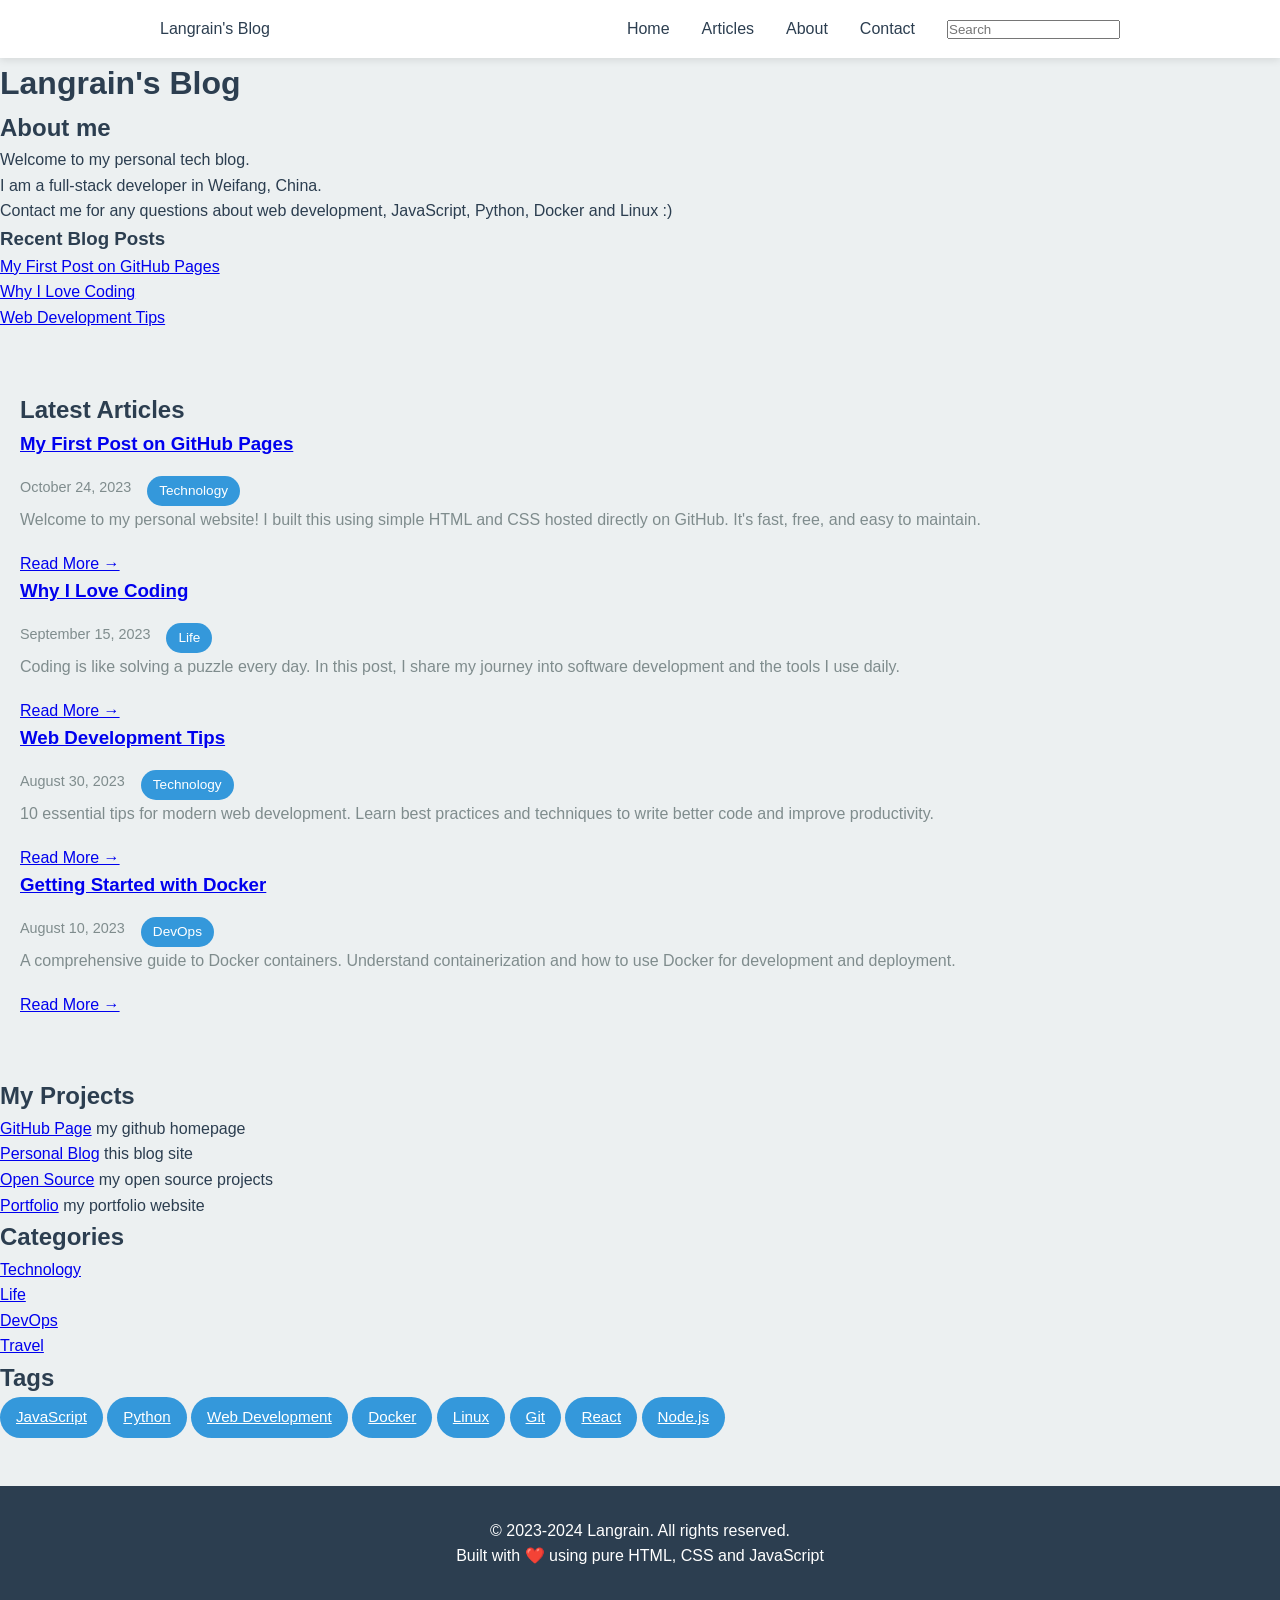
<file: yuanlai.html>
<!DOCTYPE html>
<html lang="zh-CN">
<head>
    <meta charset="UTF-8">
    <meta name="viewport" content="width=device-width, initial-scale=1.0">
    <meta name="description" content="Langrain的个人博客 - 分享技术、思想和生活">
    <meta name="keywords" content="博客,编程,技术,开发者">
    <meta name="author" content="Langrain">
    <title>Langrain - my blog</title>
    <link rel="stylesheet" href="styles.css">
</head>
<body>
    <!-- 导航栏 -->
    <nav class="navbar">
        <div class="nav-container">
            <span class="site-title">Langrain's Blog</span>
            <ul class="nav-menu">
                <li><a href="#" class="nav-link">Home</a></li>
                <li><a href="#articles" class="nav-link">Articles</a></li>
                <li><a href="#about" class="nav-link">About</a></li>
                <li><a href="#contact" class="nav-link">Contact</a></li>
                <li><input type="text" placeholder="Search" class="search-box"></li>
            </ul>
        </div>
    </nav>

    <!-- 页面标题 -->
    <header class="page-header">
        <h1>Langrain's Blog</h1>
    </header>

    <!-- 主容器 -->
    <div class="main-container">
        <!-- 左侧：关于我 -->
        <aside class="sidebar left-sidebar">
            <h2>About me</h2>
            <p>Welcome to my personal tech blog.</p>
            <p>I am a full-stack developer in Weifang, China.</p>
            <p><span class="highlight">Contact me</span> for any questions about web development, JavaScript, Python, Docker and Linux :)</p>
            
            <h3>Recent Blog Posts</h3>
            <ul class="recent-posts">
                <li><a href="#">My First Post on GitHub Pages</a></li>
                <li><a href="#">Why I Love Coding</a></li>
                <li><a href="#">Web Development Tips</a></li>
            </ul>
        </aside>

        <!-- 中间：文章列表 -->
        <main class="content">
            <section id="articles" class="articles-section">
                <h2>Latest Articles</h2>
                
                <article class="post">
                    <h3 class="post-title"><a href="#">My First Post on GitHub Pages</a></h3>
                    <div class="post-meta">
                        <span class="date">October 24, 2023</span>
                        <span class="category">Technology</span>
                    </div>
                    <p class="post-excerpt">Welcome to my personal website! I built this using simple HTML and CSS hosted directly on GitHub. It's fast, free, and easy to maintain.</p>
                    <a href="#" class="read-more">Read More →</a>
                </article>

                <article class="post">
                    <h3 class="post-title"><a href="#">Why I Love Coding</a></h3>
                    <div class="post-meta">
                        <span class="date">September 15, 2023</span>
                        <span class="category">Life</span>
                    </div>
                    <p class="post-excerpt">Coding is like solving a puzzle every day. In this post, I share my journey into software development and the tools I use daily.</p>
                    <a href="#" class="read-more">Read More →</a>
                </article>

                <article class="post">
                    <h3 class="post-title"><a href="#">Web Development Tips</a></h3>
                    <div class="post-meta">
                        <span class="date">August 30, 2023</span>
                        <span class="category">Technology</span>
                    </div>
                    <p class="post-excerpt">10 essential tips for modern web development. Learn best practices and techniques to write better code and improve productivity.</p>
                    <a href="#" class="read-more">Read More →</a>
                </article>

                <article class="post">
                    <h3 class="post-title"><a href="#">Getting Started with Docker</a></h3>
                    <div class="post-meta">
                        <span class="date">August 10, 2023</span>
                        <span class="category">DevOps</span>
                    </div>
                    <p class="post-excerpt">A comprehensive guide to Docker containers. Understand containerization and how to use Docker for development and deployment.</p>
                    <a href="#" class="read-more">Read More →</a>
                </article>
            </section>
        </main>

        <!-- 右侧：项目 -->
        <aside class="sidebar right-sidebar">
            <h2>My Projects</h2>
            <ul class="projects-list">
                <li><a href="https://github.com/langrain" target="_blank">GitHub Page</a> my github homepage</li>
                <li><a href="#" target="_blank">Personal Blog</a> this blog site</li>
                <li><a href="#" target="_blank">Open Source</a> my open source projects</li>
                <li><a href="#" target="_blank">Portfolio</a> my portfolio website</li>
            </ul>

            <h2>Categories</h2>
            <ul class="categories-list">
                <li><a href="#">Technology</a></li>
                <li><a href="#">Life</a></li>
                <li><a href="#">DevOps</a></li>
                <li><a href="#">Travel</a></li>
            </ul>

            <h2>Tags</h2>
            <div class="tags-cloud">
                <a href="#" class="tag">JavaScript</a>
                <a href="#" class="tag">Python</a>
                <a href="#" class="tag">Web Development</a>
                <a href="#" class="tag">Docker</a>
                <a href="#" class="tag">Linux</a>
                <a href="#" class="tag">Git</a>
                <a href="#" class="tag">React</a>
                <a href="#" class="tag">Node.js</a>
            </div>
        </aside>
    </div>

    <!-- 页脚 -->
    <footer class="footer">
        <p>&copy; 2023-2024 Langrain. All rights reserved.</p>
        <p>Built with ❤️ using pure HTML, CSS and JavaScript</p>
    </footer>

    <script src="script.js"></script>
</body>
</html>
</file>
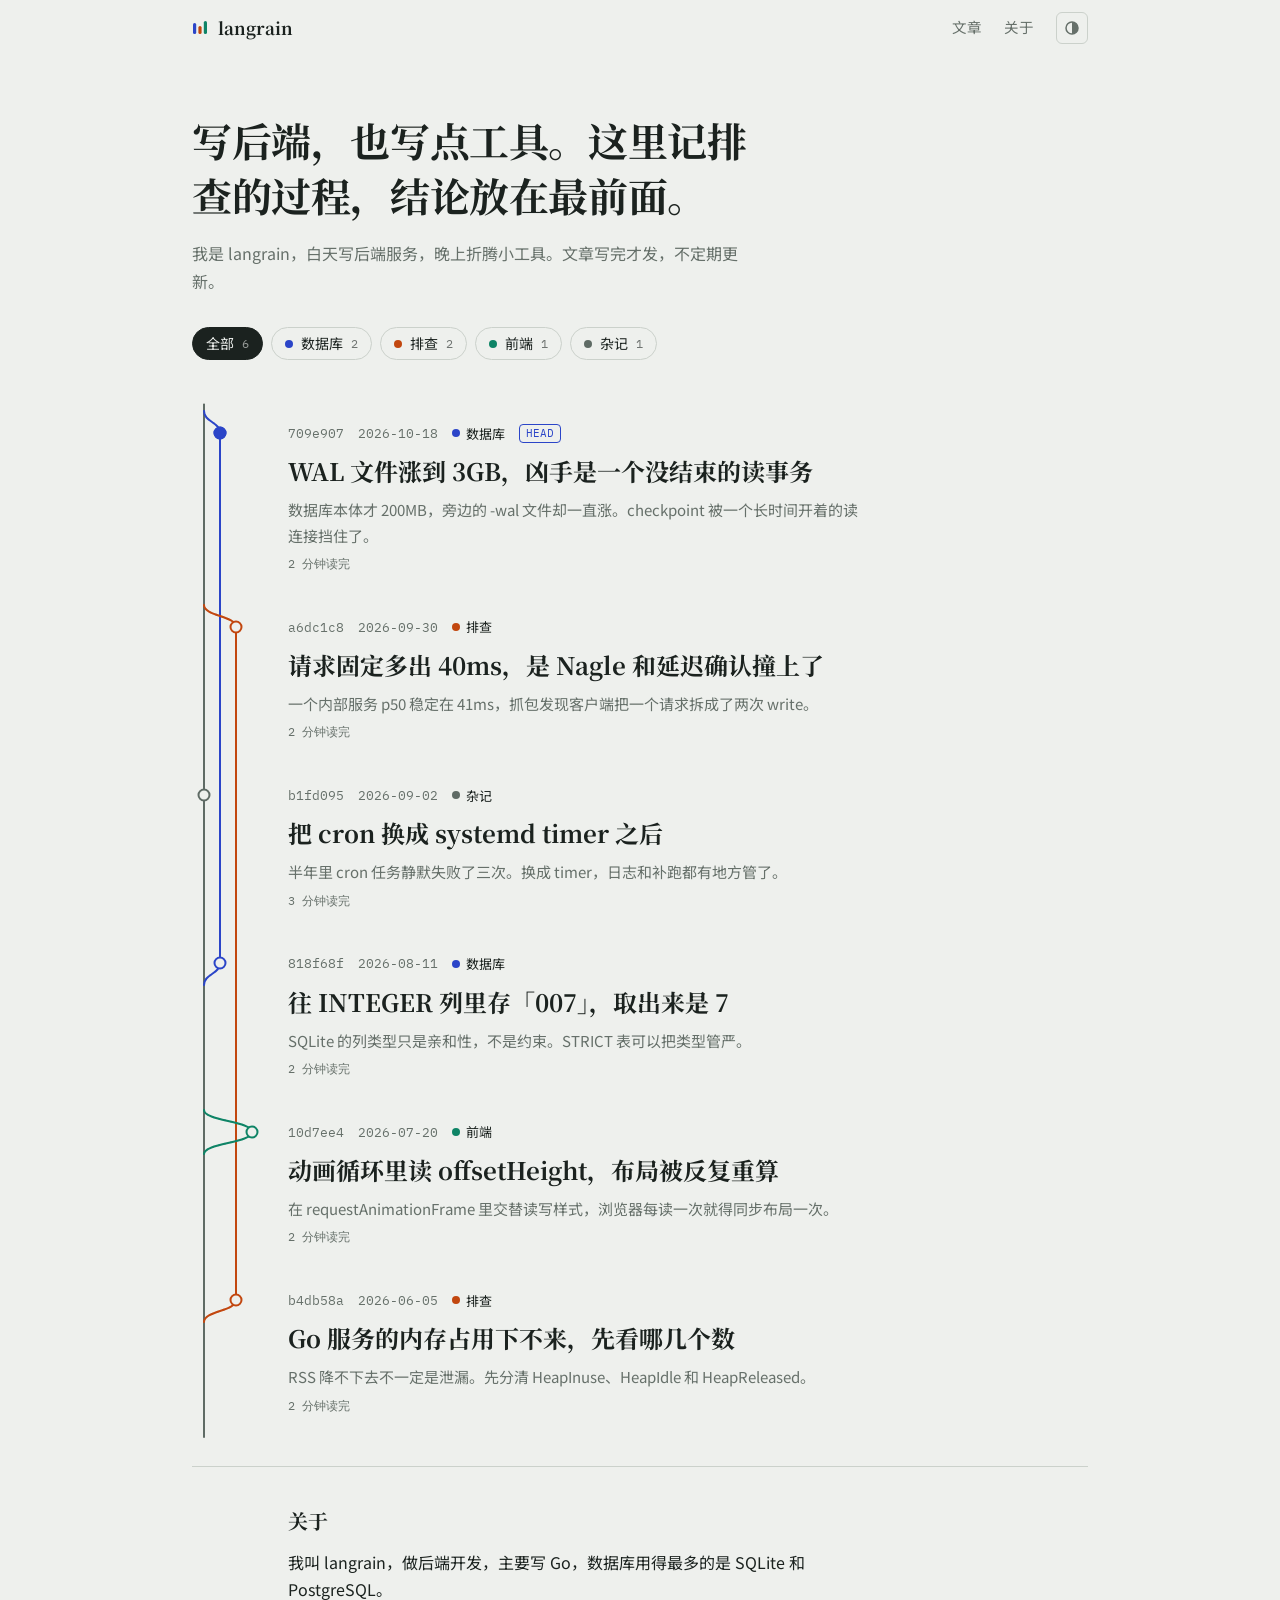
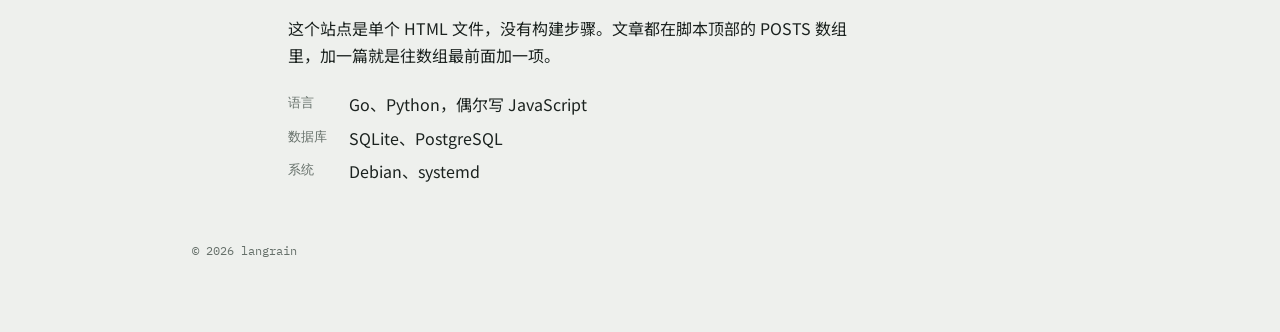
<file: yuanlai2.html>
<!doctype html><html><head><meta charset=utf8><meta name=viewport content="width=device-width,initial-scale=1,viewport-fit=cover"><style>:root{color-scheme:light;box-sizing:border-box;padding-top:env(safe-area-inset-top,0px);padding-bottom:env(safe-area-inset-bottom,0px)}html{scroll-padding-top:env(safe-area-inset-top,0px)}body{margin:0;padding:0;font:14px -apple-system,BlinkMacSystemFont,sans-serif;background:#fff;color:#000}img{max-width:100%}[hidden]:not([hidden=until-found i]){display:none!important}</style></head><body>
<title>langrain 的笔记</title>
<meta name="claude:viewport-fit-sides" content="cover">
<link rel="stylesheet" href="https://fonts.googleapis.com/css2?family=IBM+Plex+Mono:wght@400;500&family=Noto+Sans+SC:wght@400;500;700&family=Noto+Serif+SC:wght@400;600;700&display=swap">
<style>
/* 版式：顶部一句话 + 一条提交历史。文章按时间倒序排在左侧的分支图旁边，分支对应主题（数据库 / 排查 / 前端 / 杂记）。 */
:root {
  --bg: #EEF0ED;
  --ink: #1B221F;
  --muted: #66706A;
  --line: #CBD1CB;
  --accent: #2B45C8;
  --l0: #5F6B65;
  --l1: #2B45C8;
  --l2: #C2470F;
  --l3: #0E8466;
  --code-bg: #E3E7E2;
  --code-ink: #1B221F;
  --code-cmt: #76807A;
  --code-str: #9A3A12;
  --f-sans: "Noto Sans SC", "PingFang SC", "Hiragino Sans GB", "Microsoft YaHei", system-ui, sans-serif;
  --f-serif: "Noto Serif SC", "Songti SC", "STSong", "SimSun", serif;
  --f-mono: "IBM Plex Mono", ui-monospace, SFMono-Regular, Menlo, Consolas, monospace;
  --measure: 42rem;
  --rail-pad: 88px;
}
@media (prefers-color-scheme: dark) {
  :root:not([data-theme="light"]) {
    --bg: #141917;
    --ink: #E1E7E3;
    --muted: #8C9791;
    --line: #2D3632;
    --accent: #8CA0FF;
    --l0: #9AA69F;
    --l1: #8CA0FF;
    --l2: #F29559;
    --l3: #42CDA4;
    --code-bg: #1B2220;
    --code-ink: #E1E7E3;
    --code-cmt: #7E8984;
    --code-str: #F0A97C;
    color-scheme: dark;
  }
}
:root[data-theme="dark"] {
  --bg: #141917;
  --ink: #E1E7E3;
  --muted: #8C9791;
  --line: #2D3632;
  --accent: #8CA0FF;
  --l0: #9AA69F;
  --l1: #8CA0FF;
  --l2: #F29559;
  --l3: #42CDA4;
  --code-bg: #1B2220;
  --code-ink: #E1E7E3;
  --code-cmt: #7E8984;
  --code-str: #F0A97C;
  color-scheme: dark;
}

* { box-sizing: border-box; }
html { -webkit-text-size-adjust: 100%; }
body {
  background: var(--bg);
  color: var(--ink);
  font: 16px/1.7 var(--f-sans);
  -webkit-font-smoothing: antialiased;
  transition: background-color .3s, color .3s;
}
body::before {
  content: ""; position: fixed; inset: 0 0 auto; height: env(safe-area-inset-top, 0px);
  z-index: 10; background: var(--bg);
}
::selection { background: color-mix(in srgb, var(--accent) 28%, transparent); }
a { color: inherit; }
:focus-visible { outline: 2px solid var(--accent); outline-offset: 3px; border-radius: 2px; }
button { font: inherit; color: inherit; }

.shell {
  padding-block: 0;
  padding-left: max(16px, env(safe-area-inset-left, 0px));
  padding-right: max(16px, env(safe-area-inset-right, 0px));
  overflow-x: clip;
}
.wrap { max-width: 56rem; margin: 0 auto; }

/* 顶栏 */
.top {
  position: sticky; top: env(safe-area-inset-top, 0px); z-index: 12;
  display: flex; align-items: center; justify-content: space-between;
  height: 56px; background: var(--bg);
  border-bottom: 1px solid transparent;
  transition: border-color .25s, background-color .3s;
}
.top.stuck { border-bottom-color: var(--line); }
.brand { display: inline-flex; align-items: center; gap: 10px; text-decoration: none; font: 700 17px/1 var(--f-serif); }
.brand svg rect { transition: transform .3s cubic-bezier(.3,1.5,.5,1); transform-box: fill-box; transform-origin: 50% 100%; }
.brand:hover svg rect:nth-child(1) { transform: scaleY(.7); }
.brand:hover svg rect:nth-child(2) { transform: scaleY(1.3); }
.brand:hover svg rect:nth-child(3) { transform: scaleY(.85); }
.nav { display: flex; align-items: center; gap: 22px; }
.nav a { text-decoration: none; font-size: 14.5px; color: var(--muted); transition: color .2s; }
.nav a:hover { color: var(--ink); }
.theme {
  width: 32px; height: 32px; display: grid; place-items: center; cursor: pointer;
  background: transparent; border: 1px solid var(--line); border-radius: 6px; color: var(--muted);
  transition: color .2s, border-color .2s;
}
.theme:hover { color: var(--ink); border-color: var(--muted); }
.theme svg { transition: transform .5s cubic-bezier(.3,1.4,.5,1); }
.theme.flip svg { transform: rotate(180deg); }

/* 进场 */
#view.enter { animation: enter .4s cubic-bezier(.2,.7,.2,1); }
@keyframes enter { from { opacity: 0; transform: translateY(10px); } }

/* 首页 */
.intro { padding: 56px 0 8px; }
.lede {
  margin: 0; max-width: 22em;
  font: 700 clamp(1.65rem, 4.6vw, 2.5rem)/1.38 var(--f-serif);
  letter-spacing: -.01em; text-wrap: balance;
}
.sub { margin: 18px 0 0; max-width: 36em; color: var(--muted); }
.chips { display: flex; flex-wrap: wrap; gap: 8px; margin-top: 32px; }
.chip {
  display: inline-flex; align-items: center; gap: 8px; cursor: pointer;
  padding: 6px 13px; font-size: 14px; line-height: 1.4;
  background: transparent; border: 1px solid var(--line); border-radius: 999px;
  transition: background-color .2s, color .2s, border-color .2s;
}
.chip:hover { border-color: var(--muted); }
.chip[aria-pressed="true"] { background: var(--ink); color: var(--bg); border-color: var(--ink); }
.chip .n { font: 12px/1 var(--f-mono); opacity: .6; }
.dot { display: inline-block; width: 8px; height: 8px; border-radius: 50%; flex: none; }

.log { position: relative; margin-top: 36px; }
.commits { list-style: none; margin: 0; padding: 18px 0 0; position: relative; }
#graph { position: absolute; left: 0; top: 0; pointer-events: none; overflow: visible; }
.commit {
  position: relative; padding: 0 0 46px var(--rail-pad);
  transition: opacity .35s;
}
.commit.dim { opacity: .32; }
.meta { display: flex; flex-wrap: wrap; align-items: center; gap: 4px 14px; min-height: 22px; font: 12.5px/1.2 var(--f-mono); color: var(--muted); }
.br { display: inline-flex; align-items: center; gap: 6px; font: 13px/1.2 var(--f-sans); color: var(--ink); }
.headb { padding: 2px 6px; border: 1px solid var(--accent); border-radius: 4px; color: var(--accent); font-size: 11px; }
.commit h2 {
  margin: 10px 0 8px; font: 700 clamp(1.2rem, 2.6vw, 1.5rem)/1.45 var(--f-serif);
  text-wrap: balance; transition: transform .25s cubic-bezier(.2,.7,.2,1);
}
.commit:hover h2 { transform: translateX(4px); }
.commit h2 a {
  text-decoration: none; padding-bottom: 2px;
  background: linear-gradient(var(--c), var(--c)) 0 100% / 0 2px no-repeat;
  transition: background-size .35s cubic-bezier(.2,.7,.2,1);
}
.commit:hover h2 a, .commit h2 a:focus-visible { background-size: 100% 2px; }
.commit h2 a::after { content: ""; position: absolute; inset: 0; }
.sum { margin: 0; max-width: 38em; font-size: 15px; color: var(--muted); }
.foot { margin: 10px 0 0; font: 12px/1 var(--f-mono); color: var(--muted); }

/* 分支图 */
.gp { fill: none; stroke-width: 2; stroke-linecap: round; stroke-dasharray: .1 6; opacity: .45; }
.p { fill: none; stroke-width: 2; stroke-linecap: round; }
.gnode { fill: none; stroke-width: 1.5; opacity: .4; }
.node {
  fill: var(--bg); stroke-width: 2;
  transform-box: fill-box; transform-origin: center; transform: scale(.4); opacity: 0;
  transition: transform .4s cubic-bezier(.3,1.6,.5,1), opacity .2s;
}
.node.on { transform: scale(1); opacity: 1; }
.node.on.hot { transform: scale(1.4); }
.pulse { fill: none; stroke-width: 2; transform-box: fill-box; transform-origin: center; animation: pulse 2.6s ease-out infinite; }
@keyframes pulse { 0% { transform: scale(1); opacity: .7; } 70%, 100% { transform: scale(2.6); opacity: 0; } }
#graph [data-b] { transition: opacity .35s; }
#graph [data-b].dim { opacity: .14; }

.about { margin-top: 8px; padding: 40px 0 0 var(--rail-pad); border-top: 1px solid var(--line); scroll-margin-top: 72px; }
.about h2 { margin: 0 0 14px; font: 700 1.25rem/1.4 var(--f-serif); }
.about p { margin: 0 0 12px; max-width: 36em; }
.about dl { display: grid; grid-template-columns: auto 1fr; gap: 6px 22px; margin: 22px 0 0; }
.about dt { font: 13px/1.9 var(--f-mono); color: var(--muted); }
.about dd { margin: 0; }
.foot-site { padding: 56px 0 72px; font: 12px/1.6 var(--f-mono); color: var(--muted); }

/* 文章 */
#bar { position: fixed; left: 0; right: 0; top: env(safe-area-inset-top, 0px); height: 2px; z-index: 20; background: var(--accent); transform-origin: 0 50%; transform: scaleX(0); }
.post { position: relative; max-width: var(--measure); margin: 0 auto; padding: 36px 0 24px; }
.back { display: inline-flex; align-items: center; gap: 6px; font-size: 14px; color: var(--muted); text-decoration: none; transition: color .2s; }
.back:hover { color: var(--ink); }
.back svg { transition: transform .25s; }
.back:hover svg { transform: translateX(-3px); }
.post .meta { margin-top: 28px; }
.post h1 { margin: 14px 0 14px; font: 700 clamp(1.7rem, 4.6vw, 2.4rem)/1.35 var(--f-serif); text-wrap: balance; }
.dek { margin: 0; color: var(--muted); }
.prose { margin-top: 40px; font: 17.5px/1.95 var(--f-serif); }
.prose p { margin: 0 0 1.3em; }
.prose h2 { margin: 2.1em 0 .7em; font: 700 1.3rem/1.5 var(--f-serif); scroll-margin-top: 84px; }
.prose ul { margin: 0 0 1.3em; padding-left: 1.3em; }
.prose li { margin: .4em 0; }
.prose code { padding: .1em .38em; background: var(--code-bg); border-radius: 4px; font: .84em var(--f-mono); overflow-wrap: anywhere; }
.code { margin: 1.6em 0; background: var(--code-bg); border-radius: 6px; overflow: hidden; font-family: var(--f-sans); }
.code figcaption { display: flex; align-items: center; justify-content: space-between; padding: 5px 8px 5px 14px; border-bottom: 1px solid var(--line); font: 12px/1.6 var(--f-mono); color: var(--muted); }
.copy { cursor: pointer; padding: 2px 9px; background: transparent; border: 1px solid transparent; border-radius: 4px; font: 12px/1.6 var(--f-sans); color: var(--muted); transition: color .2s, border-color .2s, background-color .2s; }
.copy:hover { color: var(--ink); border-color: var(--line); }
.copy.ok { color: var(--bg); background: var(--l3); border-color: var(--l3); }
.code pre { margin: 0; padding: 14px 16px; overflow-x: auto; font: 13.5px/1.7 var(--f-mono); color: var(--code-ink); tab-size: 4; }
.cmt { color: var(--code-cmt); }
.str { color: var(--code-str); }

.pager { display: grid; grid-template-columns: 1fr 1fr; gap: 16px; margin-top: 64px; padding-top: 22px; border-top: 1px solid var(--line); }
.pg { display: block; padding: 6px 0; text-decoration: none; }
.pg small { display: block; font: 12px/1.8 var(--f-mono); color: var(--muted); }
.pg b { font: 600 16px/1.5 var(--f-serif); background: linear-gradient(currentColor, currentColor) 0 100% / 0 1px no-repeat; transition: background-size .3s; }
.pg:hover b { background-size: 100% 1px; }
.pg.next { text-align: right; }
.pg.next b { background-position: 100% 100%; }

.toc { display: none; }
@media (min-width: 1240px) {
  .toc { display: block; position: absolute; left: calc(100% + 48px); top: 0; bottom: 0; width: 190px; }
  .toc nav { position: sticky; top: 96px; }
  .toc ul { margin: 0; padding: 0; list-style: none; border-left: 1px solid var(--line); }
  .toc button {
    display: block; width: 100%; margin-left: -1px; padding: 6px 0 6px 14px; text-align: left; cursor: pointer;
    background: none; border: 0; border-left: 2px solid transparent;
    font-size: 13px; line-height: 1.5; color: var(--muted);
    transition: color .2s, border-color .2s;
  }
  .toc button:hover { color: var(--ink); }
  .toc li.on button { color: var(--ink); border-left-color: var(--accent); }
}

@media (max-width: 520px) {
  .intro { padding-top: 40px; }
  .pager { grid-template-columns: 1fr; }
  .pg.next { text-align: left; }
  .pg.next b { background-position: 0 100%; }
  .prose { font-size: 17px; }
}
@media (prefers-reduced-motion: reduce) {
  *, *::before, *::after { animation: none !important; transition: none !important; }
}
</style>

<div class="shell">
  <div class="wrap">
    <header class="top" id="head">
      <a class="brand" href="#" aria-label="langrain 的笔记，回到文章列表">
        <svg width="16" height="16" viewBox="0 0 16 16" aria-hidden="true">
          <rect x="1" y="3" width="3.2" height="11" rx="1.6" style="fill:var(--l1)"/>
          <rect x="6.4" y="6" width="3.2" height="8" rx="1.6" style="fill:var(--l2)"/>
          <rect x="11.8" y="1" width="3.2" height="13" rx="1.6" style="fill:var(--l3)"/>
        </svg>
        langrain
      </a>
      <nav class="nav" aria-label="站点">
        <a href="#">文章</a>
        <a href="#about">关于</a>
        <button class="theme" id="theme" type="button" aria-label="切换深色或浅色" title="切换深色或浅色">
          <svg width="16" height="16" viewBox="0 0 16 16" aria-hidden="true"><circle cx="8" cy="8" r="6" fill="none" stroke="currentColor" stroke-width="1.5"/><path d="M8 2a6 6 0 0 1 0 12z" fill="currentColor"/></svg>
        </button>
      </nav>
    </header>
    <main id="view"></main>
    <noscript><p>需要开启 JavaScript 才能显示文章。</p></noscript>
    <footer class="foot-site" id="foot"></footer>
  </div>
</div>
<div id="bar" hidden></div>

<script>
(function () {
'use strict';

var $ = function (s, r) { return (r || document).querySelector(s); };
var $$ = function (s, r) { return Array.prototype.slice.call((r || document).querySelectorAll(s)); };
var root = document.documentElement;
var reduced = matchMedia('(prefers-reduced-motion: reduce)').matches;
var esc = function (s) { return String(s).replace(/&/g, '&amp;').replace(/</g, '&lt;').replace(/>/g, '&gt;'); };
var inline = function (s) { return esc(s).replace(/`([^`]+)`/g, '<code>$1</code>'); };
var clamp = function (v, a, b) { return Math.min(b, Math.max(a, v)); };

/* ---------- 内容：加一篇文章就是往 POSTS 最前面加一项 ---------- */

var BR = {
  note:  { name: '杂记',   lane: 0, color: '--l0' },
  db:    { name: '数据库', lane: 1, color: '--l1' },
  debug: { name: '排查',   lane: 2, color: '--l2' },
  fe:    { name: '前端',   lane: 3, color: '--l3' }
};
var CHIPS = ['all', 'db', 'debug', 'fe', 'note'];

var POSTS = [
{
  slug: 'wal-checkpoint', branch: 'db', date: '2026-10-18',
  title: 'WAL 文件涨到 3GB，凶手是一个没结束的读事务',
  sum: '数据库本体才 200MB，旁边的 -wal 文件却一直涨。checkpoint 被一个长时间开着的读连接挡住了。',
  body: [
    ['p', '服务跑了两周，数据库本体 200MB，旁边的 `app.db-wal` 却有 3GB。先说结论：有个读连接一直开着事务，checkpoint 没法越过它，WAL 只能不断往后追加，没法从头复用。'],
    ['h', '先确认是不是 checkpoint 没跑完'],
    ['p', '`PRAGMA wal_checkpoint(PASSIVE)` 返回三个数：busy、WAL 里的总页数、已经写回主库的页数。后两个差得越多，积压越多。'],
    ['code', 'sql', `PRAGMA wal_checkpoint(PASSIVE);
-- busy | log    | checkpointed
--    0 | 786432 | 1024`],
    ['p', '786432 页乘以 4096 字节正好是 3GB，而写回主库的只有 1024 页。'],
    ['h', '为什么会这样'],
    ['p', 'WAL 模式下，读事务开始时会记下 WAL 当时的末尾位置，之后这个读者看到的就是那一刻的快照。checkpoint 只能把这个位置之前的页写回主库，而且要等所有读者都不再依赖旧页，才能从 WAL 开头重新写。一个不结束的读事务，就把这个位置钉住了。'],
    ['p', '我这里的读连接是个导出任务：用游标一行行读，中间还要调外部接口，一个事务开了十几个小时。'],
    ['h', '处理'],
    ['p', '先把导出任务停掉，再手动收一次：'],
    ['code', 'sql', `PRAGMA wal_checkpoint(TRUNCATE);`],
    ['p', '`TRUNCATE` 会等写者和读者都让开，把所有页写回主库，再把 WAL 截成 0 字节。读者一直不走的话它会返回 busy，设了 `busy_timeout` 就等到超时。所以治本的办法是改任务：每批取 1000 行就提交，用 `WHERE id > ?` 翻页，不用长游标。'],
    ['p', '还有一点。`wal_autocheckpoint` 默认是 1000 页，只在提交时尝试一次不阻塞的 checkpoint，被读者挡住就放弃，也不报错。这个问题在日志里看不到，我现在直接监控 `-wal` 文件的大小。']
  ]
},
{
  slug: 'tcp-40ms', branch: 'debug', date: '2026-09-30',
  title: '请求固定多出 40ms，是 Nagle 和延迟确认撞上了',
  sum: '一个内部服务 p50 稳定在 41ms，抓包发现客户端把一个请求拆成了两次 write。',
  body: [
    ['p', '一个内部小服务，本机压测单次请求 1ms，放到测试环境 p50 却稳定在 41ms。数字这么整齐，多半不是业务慢，而是哪里有个定时器在等。'],
    ['h', '抓包'],
    ['p', '在服务端抓一次请求，用 `-ttt` 看包与包之间的间隔：'],
    ['code', 'sh', `tcpdump -i eth0 -nn -ttt port 9000`],
    ['p', '客户端先发来 4 字节的长度头，隔了约 40ms，才发正文。这 40ms 里服务端一直没有回 ACK。'],
    ['h', '两个机制互相等'],
    ['p', '客户端是 Python，默认开着 Nagle 算法：前一个小包还没收到确认，后面的小数据就先攒着。服务端内核开着延迟确认：收到一个小包不马上 ACK，最多等 40ms（Linux 的下限），指望顺带在响应里捎上。客户端等 ACK 才发正文，服务端等正文才响应，谁都不动，直到服务端的定时器到点。'],
    ['h', '改法'],
    ['p', '根本的问题是把一条消息拆成了两次 `send`。先把长度头和正文拼在一起一次发出去，再把 `TCP_NODELAY` 打开，免得以后有人又拆开：'],
    ['code', 'py', `sock = socket.create_connection((host, 9000))
sock.setsockopt(socket.IPPROTO_TCP, socket.TCP_NODELAY, 1)
sock.sendall(header + body)  # 一次写完`],
    ['p', 'p50 回到了 1.3ms。Go 的 net 包默认就开着 NoDelay，所以同样的问题在 Go 写的客户端里很少见，换一种语言写客户端才碰上。']
  ]
},
{
  slug: 'systemd-timer', branch: 'note', date: '2026-09-02',
  title: '把 cron 换成 systemd timer 之后',
  sum: '半年里 cron 任务静默失败了三次。换成 timer，日志和补跑都有地方管了。',
  body: [
    ['p', '我有几个定时任务：备份数据库、清理上传目录、给自己发周报。以前都放在 crontab 里，直到有一次备份脚本因为 PATH 不对失败了，整整九天没人发现。'],
    ['h', '一个最小的例子'],
    ['p', '一个任务要两个文件，一个描述做什么，一个描述什么时候做。'],
    ['code', 'ini', `[Unit]
Description=Backup app database

[Service]
Type=oneshot
ExecStart=/usr/local/bin/backup.sh`, 'backup.service'],
    ['code', 'ini', `[Unit]
Description=Backup app database, daily

[Timer]
OnCalendar=*-*-* 03:30:00
Persistent=true
RandomizedDelaySec=300

[Install]
WantedBy=timers.target`, 'backup.timer'],
    ['code', 'sh', `systemctl enable --now backup.timer
systemctl list-timers backup.timer
journalctl -u backup.service -n 20`],
    ['p', '`Persistent=true` 的意思是：如果机器在 3:30 关着，开机后补跑一次。cron 没有这个行为，要靠 anacron。`list-timers` 能看到下次什么时候跑、上次什么时候跑。输出进了 journal，`journalctl -u backup.service` 就是这个任务的全部日志，不用再往文件里重定向。'],
    ['h', '不太顺手的地方'],
    ['p', '一个简单任务要写两个文件，比一行 crontab 啰嗦得多。`OnCalendar` 的语法也要学一遍，好在可以先验证再用：`systemd-analyze calendar "Mon *-*-* 09:00"`。失败通知默认没有，我在 `[Unit]` 里加了 `OnFailure=`，指向一个发消息的 service。']
  ]
},
{
  slug: 'sqlite-affinity', branch: 'db', date: '2026-08-11',
  title: '往 INTEGER 列里存「007」，取出来是 7',
  sum: 'SQLite 的列类型只是亲和性，不是约束。STRICT 表可以把类型管严。',
  body: [
    ['p', '有张表的 `code` 列我声明成了 INTEGER，里面存门店编号，有些以 0 开头。导入数据之后发现，「007」变成了 7。'],
    ['h', '发生了什么'],
    ['p', 'SQLite 的列类型叫类型亲和性，是建议，不是约束。INTEGER 亲和性的列遇到看起来像整数的文本，会先转成整数再存。「007」能无损地转成 7，于是就转了。'],
    ['code', 'sql', `CREATE TABLE shop (code INTEGER);
INSERT INTO shop VALUES ('007');
SELECT code, typeof(code) FROM shop;
-- 7 | integer`],
    ['p', '反过来，往 INTEGER 列里存 `\'abc\'` 不会报错，它就原样存成文本。'],
    ['h', '两种办法'],
    ['p', '编号就是字符串，列声明成 TEXT。以后遇到看起来是数字、但不参与计算的字段，比如邮编、手机号、编号，一律用 TEXT。'],
    ['p', '另一个办法是 3.37 以后支持的 STRICT 表，类型对不上直接报错：'],
    ['code', 'sql', `CREATE TABLE shop (code TEXT NOT NULL, floor INTEGER) STRICT;
INSERT INTO shop VALUES ('007', 'abc');
-- 报错：cannot store TEXT value in INTEGER column shop.floor`],
    ['p', 'STRICT 表的列类型只能是 INT、INTEGER、REAL、TEXT、BLOB、ANY 这几种，原来写的 `VARCHAR(20)` 之类要改掉。老版本的 SQLite 打不开带 STRICT 表的库，部署前先确认运行环境的版本。']
  ]
},
{
  slug: 'raf-layout', branch: 'fe', date: '2026-07-20',
  title: '动画循环里读 offsetHeight，布局被反复重算',
  sum: '在 requestAnimationFrame 里交替读写样式，浏览器每读一次就得同步布局一次。',
  body: [
    ['p', '做一个列表拖拽排序，帧率只有 12fps。火焰图里全是 Layout，每个元素一次。'],
    ['h', '读和写交替'],
    ['code', 'js', `for (const el of items) {
  const h = el.offsetHeight;                       // 读：要最新的布局
  el.style.transform = 'translateY(' + h + 'px)';  // 写：让布局失效
}`],
    ['p', '浏览器会把样式修改攒起来，渲染时一起算。但 `offsetHeight` 要的是此刻的真实值，前面如果有还没处理的样式修改，就得立刻同步算一次布局。循环里读一次写一次，N 个元素就是 N 次布局。'],
    ['h', '拆开'],
    ['code', 'js', `const heights = items.map(el => el.offsetHeight);  // 先一次读完
items.forEach((el, i) => {
  el.style.transform = 'translateY(' + heights[i] + 'px)';  // 再一次写完
});`],
    ['p', '改完每帧只布局一次，帧时间从 80ms 左右降到 6ms 左右。位移我也从 `top` 换成了 `transform`：transform 不触发布局，只走合成。']
  ]
},
{
  slug: 'go-rss', branch: 'debug', date: '2026-06-05',
  title: 'Go 服务的内存占用下不来，先看哪几个数',
  sum: 'RSS 降不下去不一定是泄漏。先分清 HeapInuse、HeapIdle 和 HeapReleased。',
  body: [
    ['p', '监控里有个 Go 服务，RSS 稳在 1.8GB，流量低谷也不降。第一反应是泄漏，但 pprof 里 inuse_space 只有 300MB 左右。'],
    ['h', '三个数'],
    ['p', '`runtime.MemStats` 里最有用的是这三个：'],
    ['ul', [
      '`HeapInuse`：正在被对象使用的 span，对应 pprof 里看到的 inuse。',
      '`HeapIdle`：已经没有对象、但还留在 Go 运行时手里的 span。',
      '`HeapReleased`：Idle 里已经还给操作系统的那一部分。'
    ]],
    ['code', 'go', `var m runtime.MemStats
runtime.ReadMemStats(&m)
fmt.Println(m.HeapInuse>>20, m.HeapIdle>>20, m.HeapReleased>>20) // MB`],
    ['p', '`HeapIdle - HeapReleased` 是运行时手里留着没还的内存，它仍然算在 RSS 里。我这里这个差值接近 1.3GB，是一次批量任务之后留下的。'],
    ['p', '运行时的后台回收会慢慢把 Idle 还给系统，速度有限，所以批量任务结束后几分钟内 RSS 不降是正常的。真正该担心的是 `HeapInuse` 一路往上涨。'],
    ['h', '后来怎么处理'],
    ['p', '批量任务本身一次读了 200 万行再处理，我改成了分批，峰值降到原来的五分之一。如果确实需要立刻归还，可以调 `debug.FreeOSMemory()`，但它会触发一次完整的 GC，我只在任务结束的位置调了一次。']
  ]
}
];

function fnv(s) {
  var h = 2166136261;
  for (var i = 0; i < s.length; i++) { h ^= s.charCodeAt(i); h = Math.imul(h, 16777619); }
  return (h >>> 0).toString(16).padStart(8, '0').slice(0, 7);
}
POSTS.forEach(function (p) {
  p.hash = fnv(p.slug);
  var n = 0, c = 0;
  p.body.forEach(function (b) {
    if (b[0] === 'p') n += b[1].length;
    else if (b[0] === 'ul') n += b[1].join('').length;
    else if (b[0] === 'code') c += b[2].split('\n').length;
  });
  p.mins = Math.max(2, Math.round(n / 420 + c / 12));
});

/* ---------- 代码高亮：只区分注释和字符串 ---------- */

var LANG = { sql: 'SQL', sh: 'Shell', go: 'Go', py: 'Python', js: 'JavaScript', ini: 'systemd' };
var RES = {
  sql: /(--.*)|('[^'\n]*'|"[^"\n]*")/g,
  js: /(\/\/.*)|('[^'\n]*'|"[^"\n]*")/g,
  go: /(\/\/.*)|('[^'\n]*'|"[^"\n]*")/g,
  py: /(#.*)|('[^'\n]*'|"[^"\n]*")/g,
  sh: /(#.*)|('[^'\n]*'|"[^"\n]*")/g,
  ini: /(#.*)|('[^'\n]*'|"[^"\n]*")/g
};
function hl(lang, src) {
  var re = RES[lang], out = '', last = 0, m;
  re.lastIndex = 0;
  while ((m = re.exec(src))) {
    out += esc(src.slice(last, m.index));
    out += m[1] !== undefined ? '<span class="cmt">' + esc(m[1]) + '</span>' : '<span class="str">' + esc(m[2]) + '</span>';
    last = re.lastIndex;
  }
  return out + esc(src.slice(last));
}
function codeHTML(lang, src, cap) {
  return '<figure class="code"><figcaption><span>' + esc(cap || LANG[lang]) + '</span>' +
    '<button class="copy" type="button">复制</button></figcaption>' +
    '<pre><code>' + hl(lang, src) + '</code></pre></figure>';
}

/* ---------- 状态 ---------- */

var view = $('#view'), head = $('#head'), bar = $('#bar');
var current = null, active = 'all', reveal = 0, played = false, GP = null, listY = 0, ro = null, rq = 0;

/* ---------- 首页 ---------- */

function homeHTML() {
  var counts = { all: POSTS.length };
  POSTS.forEach(function (p) { counts[p.branch] = (counts[p.branch] || 0) + 1; });
  var chips = CHIPS.map(function (k) {
    var name = k === 'all' ? '全部' : BR[k].name;
    var dot = k === 'all' ? '' : '<i class="dot" style="background:var(' + BR[k].color + ')"></i>';
    return '<button class="chip" type="button" data-k="' + k + '" aria-pressed="' + (k === active) + '">' +
      dot + name + '<span class="n">' + (counts[k] || 0) + '</span></button>';
  }).join('');
  var rows = POSTS.map(function (p, i) {
    var b = BR[p.branch];
    return '<li class="commit" data-i="' + i + '" data-b="' + p.branch + '" style="--c:var(' + b.color + ')">' +
      '<div class="meta"><span>' + p.hash + '</span><span>' + p.date + '</span>' +
      '<span class="br"><i class="dot" style="background:var(--c)"></i>' + b.name + '</span>' +
      (i === 0 ? '<span class="headb">HEAD</span>' : '') + '</div>' +
      '<h2><a href="#' + p.slug + '">' + esc(p.title) + '</a></h2>' +
      '<p class="sum">' + esc(p.sum) + '</p>' +
      '<p class="foot">' + p.mins + ' 分钟读完</p></li>';
  }).join('');
  return '<section class="intro">' +
    '<h1 class="lede">写后端，也写点工具。这里记排查的过程，结论放在最前面。</h1>' +
    '<p class="sub">我是 langrain，白天写后端服务，晚上折腾小工具。文章写完才发，不定期更新。</p>' +
    '<div class="chips" role="group" aria-label="按分支筛选">' + chips + '</div></section>' +
    '<section class="log" id="log"><svg id="graph" aria-hidden="true"></svg>' +
    '<ol class="commits" id="commits">' + rows + '</ol></section>' +
    '<section class="about" id="about"><h2>关于</h2>' +
    '<p>我叫 langrain，做后端开发，主要写 Go，数据库用得最多的是 SQLite 和 PostgreSQL。</p>' +
    '<p>这个站点是单个 HTML 文件，没有构建步骤。文章都在脚本顶部的 POSTS 数组里，加一篇就是往数组最前面加一项。</p>' +
    '<dl><dt>语言</dt><dd>Go、Python，偶尔写 JavaScript</dd>' +
    '<dt>数据库</dt><dd>SQLite、PostgreSQL</dd>' +
    '<dt>系统</dt><dd>Debian、systemd</dd></dl></section>';
}

function drawGraph() {
  var ol = $('#commits'), svg = $('#graph');
  if (!ol || !svg) return;
  var narrow = innerWidth < 520;
  var x0 = narrow ? 10 : 12, step = narrow ? 12 : 16;
  var W = x0 * 2 + step * 3;
  root.style.setProperty('--rail-pad', (W + (narrow ? 14 : 24)) + 'px');
  var H = ol.offsetHeight;
  var lis = $$('.commit', ol);
  var pts = lis.map(function (li, i) {
    var m = $('.meta', li);
    var b = POSTS[i].branch;
    return { y: li.offsetTop + m.offsetTop + m.offsetHeight / 2, b: b, lane: BR[b].lane };
  });
  var X = function (l) { return x0 + l * step; };
  var R = 22, ghost = '', live = '', nodes = '';

  var trunk = 'M' + X(0) + ' 0V' + (H - 20);
  ghost += '<path class="gp" data-b="trunk" d="' + trunk + '" style="stroke:var(--l0)"/>';
  live += '<path class="p" data-b="trunk" d="' + trunk + '" style="stroke:var(--l0)"/>';

  ['db', 'debug', 'fe'].forEach(function (k) {
    var mine = pts.filter(function (p) { return p.b === k; });
    if (!mine.length) return;
    var top = Math.min.apply(null, mine.map(function (p) { return p.y; }));
    var bot = Math.max.apply(null, mine.map(function (p) { return p.y; }));
    var x = X(BR[k].lane), tx = X(0);
    var mt = Math.max(top - R, 2), ym = (top + mt) / 2;
    var yb = bot + R, yf = (bot + yb) / 2;
    var d = 'M' + x + ' ' + top + 'V' + bot +
      'M' + tx + ' ' + yb + 'C' + tx + ' ' + yf + ' ' + x + ' ' + yf + ' ' + x + ' ' + bot +
      'M' + x + ' ' + top + 'C' + x + ' ' + ym + ' ' + tx + ' ' + ym + ' ' + tx + ' ' + mt;
    var st = 'stroke:var(' + BR[k].color + ')';
    ghost += '<path class="gp" data-b="' + k + '" d="' + d + '" style="' + st + '"/>';
    live += '<path class="p" data-b="' + k + '" d="' + d + '" style="' + st + '"/>';
  });

  pts.forEach(function (p, i) {
    var cx = X(p.lane), col = BR[p.b].color;
    ghost += '<circle class="gnode" data-b="' + p.b + '" cx="' + cx + '" cy="' + p.y + '" r="4" style="stroke:var(' + col + ')"/>';
    var fill = i === 0 ? ';fill:var(' + col + ')' : '';
    nodes += '<circle class="node" data-i="' + i + '" data-b="' + p.b + '" cx="' + cx + '" cy="' + p.y + '" r="5.5" style="stroke:var(' + col + ')' + fill + '"/>';
    if (i === 0) nodes += '<circle class="pulse" cx="' + cx + '" cy="' + p.y + '" r="5.5" style="stroke:var(' + col + ')"/>';
  });

  svg.setAttribute('width', W);
  svg.setAttribute('height', H);
  svg.setAttribute('viewBox', '0 0 ' + W + ' ' + H);
  svg.innerHTML = '<defs><clipPath id="rv"><rect id="rvr" x="-30" y="0" width="' + (W + 60) + '" height="0"/></clipPath></defs>' +
    '<g>' + ghost + '</g><g clip-path="url(#rv)">' + live + '</g><g>' + nodes + '</g>';
  GP = { pts: pts, H: H };
  applyFilter();
  setReveal(reveal);
}

function setReveal(v) {
  if (!GP) return;
  reveal = clamp(v, 0, GP.H);
  var r = $('#rvr');
  if (r) r.setAttribute('height', reveal);
  $$('#graph .node').forEach(function (n) {
    n.classList.toggle('on', GP.pts[+n.getAttribute('data-i')].y <= reveal + 6);
  });
}
function targetReveal() {
  var log = $('#log');
  if (!log || !GP) return 0;
  var atEnd = innerHeight + window.scrollY >= document.documentElement.scrollHeight - 4;
  if (atEnd) return GP.H;
  return clamp(innerHeight * 0.82 - log.getBoundingClientRect().top, 0, GP.H);
}
function introReveal() {
  if (reduced) { setReveal(targetReveal()); return; }
  var t0 = performance.now(), dur = 1100;
  (function f(now) {
    if (current !== 'home') return;
    var t = clamp((now - t0) / dur, 0, 1);
    var e = 1 - Math.pow(1 - t, 3);
    setReveal(Math.max(reveal, e * targetReveal()));
    if (t < 1) requestAnimationFrame(f);
  })(t0);
}

function applyFilter() {
  $$('.commit', view).forEach(function (li) {
    li.classList.toggle('dim', active !== 'all' && li.getAttribute('data-b') !== active);
  });
  $$('#graph [data-b]').forEach(function (el) {
    var b = el.getAttribute('data-b');
    el.classList.toggle('dim', active !== 'all' && b !== active && b !== 'trunk');
  });
}

function hot(e, on) {
  var li = e.target.closest && e.target.closest('.commit');
  if (!li) return;
  var n = $('#graph .node[data-i="' + li.getAttribute('data-i') + '"]');
  if (n) n.classList.toggle('hot', on);
}

function mountHome() {
  $$('.chip', view).forEach(function (b) {
    b.addEventListener('click', function () {
      var k = b.getAttribute('data-k');
      active = (active === k && k !== 'all') ? 'all' : k;
      $$('.chip', view).forEach(function (c) { c.setAttribute('aria-pressed', String(c.getAttribute('data-k') === active)); });
      applyFilter();
    });
  });
  var ol = $('#commits');
  ol.addEventListener('mouseover', function (e) { hot(e, true); });
  ol.addEventListener('mouseout', function (e) { hot(e, false); });
  ol.addEventListener('focusin', function (e) { hot(e, true); });
  ol.addEventListener('focusout', function (e) { hot(e, false); });
  drawGraph();
  if (!played) { played = true; reveal = 0; setReveal(0); introReveal(); }
  else setReveal(Math.max(reveal, targetReveal()));
  if (window.ResizeObserver) {
    ro = new ResizeObserver(function () {
      if (rq) return;
      rq = requestAnimationFrame(function () { rq = 0; drawGraph(); });
    });
    ro.observe(ol);
  }
}

/* ---------- 文章页 ---------- */

function postHTML(i) {
  var p = POSTS[i], b = BR[p.branch], n = 0, toc = [];
  var body = p.body.map(function (x) {
    if (x[0] === 'h') { n++; toc.push(x[1]); return '<h2 id="s' + n + '">' + esc(x[1]) + '</h2>'; }
    if (x[0] === 'p') return '<p>' + inline(x[1]) + '</p>';
    if (x[0] === 'ul') return '<ul>' + x[1].map(function (t) { return '<li>' + inline(t) + '</li>'; }).join('') + '</ul>';
    return codeHTML(x[1], x[2], x[3]);
  }).join('');
  var newer = POSTS[i - 1], older = POSTS[i + 1];
  var pg = function (q, cls, label) {
    return q ? '<a class="pg ' + cls + '" href="#' + q.slug + '"><small>' + label + '</small><b>' + esc(q.title) + '</b></a>' : '<span></span>';
  };
  var tocHTML = toc.length ? '<aside class="toc" aria-label="本文目录"><nav><ul>' +
    toc.map(function (t, k) { return '<li><button type="button" data-s="' + (k + 1) + '">' + esc(t) + '</button></li>'; }).join('') +
    '</ul></nav></aside>' : '';
  return '<article class="post">' + tocHTML +
    '<a class="back" href="#"><svg width="14" height="14" viewBox="0 0 14 14" aria-hidden="true"><path d="M9 2.5 4.5 7 9 11.5" fill="none" stroke="currentColor" stroke-width="1.6" stroke-linecap="round" stroke-linejoin="round"/></svg>文章列表</a>' +
    '<div class="meta"><span>' + p.hash + '</span><span>' + p.date + '</span>' +
    '<span class="br"><i class="dot" style="background:var(' + b.color + ')"></i>' + b.name + '</span>' +
    '<span>' + p.mins + ' 分钟读完</span></div>' +
    '<h1>' + esc(p.title) + '</h1><p class="dek">' + esc(p.sum) + '</p>' +
    '<div class="prose">' + body + '</div>' +
    '<nav class="pager" aria-label="相邻文章">' + pg(newer, 'prev', '较新') + pg(older, 'next', '较旧') + '</nav></article>';
}

function mountPost() {
  $$('.copy', view).forEach(function (btn) {
    btn.addEventListener('click', function () {
      var code = $('code', btn.closest('.code'));
      var reset = function () { setTimeout(function () { btn.textContent = '复制'; btn.classList.remove('ok'); }, 1400); };
      var done = function () { btn.textContent = '已复制'; btn.classList.add('ok'); reset(); };
      var fallback = function () {
        var r = document.createRange(); r.selectNodeContents(code);
        var s = getSelection(); s.removeAllRanges(); s.addRange(r);
        btn.textContent = '已选中'; reset();
      };
      if (navigator.clipboard && navigator.clipboard.writeText) navigator.clipboard.writeText(code.textContent).then(done, fallback);
      else fallback();
    });
  });
  $$('.toc button', view).forEach(function (b) {
    b.addEventListener('click', function () {
      var h = $('#s' + b.getAttribute('data-s'));
      if (h) h.scrollIntoView({ behavior: reduced ? 'auto' : 'smooth', block: 'start' });
    });
  });
  onScroll();
}

/* ---------- 路由 ---------- */

function show(kind, i) {
  current = kind;
  if (ro) { ro.disconnect(); ro = null; }
  GP = null;
  bar.hidden = kind !== 'post';
  bar.style.transform = 'scaleX(0)';
  view.innerHTML = kind === 'home' ? homeHTML() : postHTML(i);
  view.classList.remove('enter'); void view.offsetWidth; view.classList.add('enter');
  if (kind === 'home') mountHome(); else mountPost();
}

function route() {
  var h = decodeURIComponent(location.hash.slice(1));
  var i = POSTS.findIndex(function (p) { return p.slug === h; });
  if (i >= 0) {
    if (current === 'home') listY = window.scrollY;
    show('post', i);
    window.scrollTo(0, 0);
    return;
  }
  var wasPost = current === 'post';
  if (current !== 'home') show('home');
  if (h === 'about') {
    var a = $('#about');
    if (a) requestAnimationFrame(function () { a.scrollIntoView({ behavior: reduced ? 'auto' : 'smooth', block: 'start' }); });
  } else if (wasPost) {
    window.scrollTo(0, listY);
  } else {
    window.scrollTo({ top: 0, behavior: reduced ? 'auto' : 'smooth' });
  }
}

/* ---------- 滚动 ---------- */

function onScroll() {
  head.classList.toggle('stuck', window.scrollY > 8);
  if (current === 'home') {
    if (played) setReveal(Math.max(reveal, targetReveal()));
  } else if (current === 'post') {
    var a = $('.post', view);
    if (!a) return;
    var r = a.getBoundingClientRect();
    var p = clamp((-r.top) / Math.max(1, r.height - innerHeight * 0.55), 0, 1);
    bar.style.transform = 'scaleX(' + p.toFixed(4) + ')';
    var idx = -1;
    $$('.prose h2', view).forEach(function (h, k) { if (h.getBoundingClientRect().top <= 120) idx = k; });
    $$('.toc li', view).forEach(function (li, k) { li.classList.toggle('on', k === idx); });
  }
}
var tick = false;
addEventListener('scroll', function () {
  if (tick) return;
  tick = true;
  requestAnimationFrame(function () { tick = false; onScroll(); });
}, { passive: true });

/* ---------- 主题 ---------- */

var themeBtn = $('#theme');
function isDark() {
  var a = root.getAttribute('data-theme');
  return a ? a === 'dark' : matchMedia('(prefers-color-scheme: dark)').matches;
}
try {
  var saved = localStorage.getItem('theme');
  if (saved && !root.getAttribute('data-theme')) root.setAttribute('data-theme', saved);
} catch (e) {}
themeBtn.addEventListener('click', function () {
  var next = isDark() ? 'light' : 'dark';
  root.setAttribute('data-theme', next);
  themeBtn.classList.toggle('flip');
  try { localStorage.setItem('theme', next); } catch (e) {}
});

/* ---------- 启动 ---------- */

$('#foot').textContent = '© ' + new Date().getFullYear() + ' langrain';
addEventListener('hashchange', route);
addEventListener('resize', function () { if (current === 'home' && !rq) rq = requestAnimationFrame(function () { rq = 0; drawGraph(); }); });
route();
if (document.fonts && document.fonts.ready) {
  document.fonts.ready.then(function () { if (current === 'home') drawGraph(); });
}
})();
</script>

</body></html>
</file>
<file: styles.css>
/* ===== 全局样式 ===== */
* {
    margin: 0;
    padding: 0;
    box-sizing: border-box;
}

:root {
    --primary-color: #3498db;
    --secondary-color: #2c3e50;
    --accent-color: #e74c3c;
    --bg-light: #ecf0f1;
    --bg-white: #ffffff;
    --text-dark: #2c3e50;
    --text-light: #7f8c8d;
    --border-color: #bdc3c7;
    --shadow: 0 2px 8px rgba(0, 0, 0, 0.1);
    --shadow-lg: 0 4px 16px rgba(0, 0, 0, 0.15);
}

html {
    scroll-behavior: smooth;
}

body {
    font-family: 'Segoe UI', Tahoma, Geneva, Verdana, sans-serif;
    line-height: 1.6;
    color: var(--text-dark);
    background-color: var(--bg-light);
}

.container {
    max-width: 1000px;
    margin: 0 auto;
    padding: 0 20px;
}

/* ===== 导航栏 ===== */
.navbar {
    background: var(--bg-white);
    box-shadow: var(--shadow);
    position: sticky;
    top: 0;
    z-index: 100;
}

.nav-container {
    max-width: 1000px;
    margin: 0 auto;
    padding: 1rem 20px;
    display: flex;
    justify-content: space-between;
    align-items: center;
}

.nav-logo a {
    font-size: 1.8rem;
    font-weight: bold;
    color: var(--primary-color);
    text-decoration: none;
}

.nav-menu {
    display: flex;
    list-style: none;
    gap: 2rem;
}

.nav-link {
    color: var(--text-dark);
    text-decoration: none;
    font-weight: 500;
    transition: color 0.3s ease;
}

.nav-link:hover {
    color: var(--primary-color);
}

.hamburger {
    display: none;
    flex-direction: column;
    cursor: pointer;
}

.hamburger span {
    width: 25px;
    height: 3px;
    background: var(--text-dark);
    margin: 5px 0;
    transition: 0.3s;
}

/* ===== 英雄区 ===== */
.hero {
    background: linear-gradient(135deg, var(--primary-color), var(--secondary-color));
    color: white;
    padding: 100px 20px;
    text-align: center;
    animation: fadeIn 0.8s ease;
}

.hero-content h1 {
    font-size: 3rem;
    margin-bottom: 1rem;
    animation: slideUp 0.8s ease;
}

.subtitle {
    font-size: 1.5rem;
    margin-bottom: 1rem;
    opacity: 0.9;
    animation: slideUp 0.8s ease 0.1s both;
}

.description {
    font-size: 1.1rem;
    margin-bottom: 2rem;
    opacity: 0.85;
    animation: slideUp 0.8s ease 0.2s both;
}

/* ===== 按钮 ===== */
.btn {
    display: inline-block;
    padding: 12px 30px;
    border: none;
    border-radius: 5px;
    font-size: 1rem;
    font-weight: 600;
    cursor: pointer;
    text-decoration: none;
    transition: all 0.3s ease;
}

.btn-primary {
    background: var(--accent-color);
    color: white;
}

.btn-primary:hover {
    background: #c0392b;
    transform: translateY(-2px);
    box-shadow: var(--shadow-lg);
}

.btn-secondary {
    background: var(--primary-color);
    color: white;
}

.btn-secondary:hover {
    background: #2980b9;
    transform: translateY(-2px);
}

/* ===== 文章部分 ===== */
.articles-section {
    padding: 60px 20px;
    background: var(--bg-light);
}

.section-title {
    text-align: center;
    font-size: 2.5rem;
    margin-bottom: 3rem;
    color: var(--text-dark);
    position: relative;
    padding-bottom: 1rem;
}

.section-title::after {
    content: '';
    display: block;
    width: 60px;
    height: 4px;
    background: var(--primary-color);
    margin: 1rem auto 0;
}

.articles-grid {
    display: grid;
    grid-template-columns: repeat(auto-fit, minmax(300px, 1fr));
    gap: 2rem;
    margin-bottom: 3rem;
}

.post-card {
    background: var(--bg-white);
    border-radius: 8px;
    padding: 2rem;
    box-shadow: var(--shadow);
    transition: all 0.3s ease;
    display: flex;
    flex-direction: column;
}

.post-card:hover {
    transform: translateY(-5px);
    box-shadow: var(--shadow-lg);
}

.post-header {
    margin-bottom: 1rem;
}

.post-header h3 {
    margin-bottom: 0.5rem;
}

.post-header a {
    color: var(--text-dark);
    text-decoration: none;
    font-weight: 600;
}

.post-header a:hover {
    color: var(--primary-color);
}

.date {
    color: var(--text-light);
    font-size: 0.9rem;
    display: block;
}

.post-excerpt {
    color: var(--text-light);
    margin-bottom: 1rem;
    flex-grow: 1;
    line-height: 1.8;
}

.post-meta {
    display: flex;
    gap: 1rem;
    flex-wrap: wrap;
    padding-top: 1rem;
    border-top: 1px solid var(--bg-light);
}

.category {
    display: inline-block;
    background: var(--primary-color);
    color: white;
    padding: 4px 12px;
    border-radius: 20px;
    font-size: 0.85rem;
    font-weight: 500;
}

.read-time {
    color: var(--text-light);
    font-size: 0.9rem;
}

.load-more {
    text-align: center;
}

/* ===== 关于部分 ===== */
.about-section {
    padding: 60px 20px;
    background: var(--bg-white);
}

.about-content {
    max-width: 800px;
    margin: 0 auto;
}

.about-text p {
    font-size: 1.1rem;
    line-height: 1.8;
    margin-bottom: 1.5rem;
    color: var(--text-light);
}

.skills {
    margin-top: 2rem;
}

.skills h3 {
    margin-bottom: 1rem;
    color: var(--text-dark);
}

.skill-tags {
    display: flex;
    flex-wrap: wrap;
    gap: 0.8rem;
}

.tag {
    display: inline-block;
    background: var(--primary-color);
    color: white;
    padding: 8px 16px;
    border-radius: 25px;
    font-size: 0.95rem;
    font-weight: 500;
}

/* ===== 联系部分 ===== */
.contact-section {
    padding: 60px 20px;
    background: var(--bg-light);
}

.contact-content {
    text-align: center;
    max-width: 800px;
    margin: 0 auto;
}

.contact-content > p {
    font-size: 1.1rem;
    color: var(--text-light);
    margin-bottom: 2rem;
}

.contact-links {
    display: grid;
    grid-template-columns: repeat(auto-fit, minmax(150px, 1fr));
    gap: 2rem;
    margin-top: 2rem;
}

.contact-item {
    display: flex;
    flex-direction: column;
    align-items: center;
    gap: 0.8rem;
    padding: 2rem;
    background: var(--bg-white);
    border-radius: 8px;
    text-decoration: none;
    color: var(--text-dark);
    transition: all 0.3s ease;
    box-shadow: var(--shadow);
}

.contact-item:hover {
    transform: translateY(-5px);
    color: var(--primary-color);
    box-shadow: var(--shadow-lg);
}

.contact-item .icon {
    font-size: 2.5rem;
}

/* ===== 页脚 ===== */
.footer {
    background: var(--secondary-color);
    color: white;
    text-align: center;
    padding: 2rem 20px;
    margin-top: 3rem;
}

.footer-content p {
    margin: 0.5rem 0;
    opacity: 0.9;
}

/* ===== 动画 ===== */
@keyframes fadeIn {
    from {
        opacity: 0;
    }
    to {
        opacity: 1;
    }
}

@keyframes slideUp {
    from {
        opacity: 0;
        transform: translateY(20px);
    }
    to {
        opacity: 1;
        transform: translateY(0);
    }
}

/* ===== 响应式设计 ===== */
@media (max-width: 768px) {
    .nav-menu {
        display: none;
    }

    .hamburger {
        display: flex;
    }

    .hero-content h1 {
        font-size: 2rem;
    }

    .subtitle {
        font-size: 1.2rem;
    }

    .section-title {
        font-size: 2rem;
    }

    .articles-grid {
        grid-template-columns: 1fr;
    }

    .contact-links {
        grid-template-columns: repeat(2, 1fr);
    }
}

@media (max-width: 480px) {
    .hero-content h1 {
        font-size: 1.5rem;
    }

    .subtitle {
        font-size: 1rem;
    }

    .btn {
        padding: 10px 20px;
        font-size: 0.9rem;
    }

    .contact-links {
        grid-template-columns: 1fr;
    }

    .skill-tags {
        justify-content: center;
    }
}
</file>
